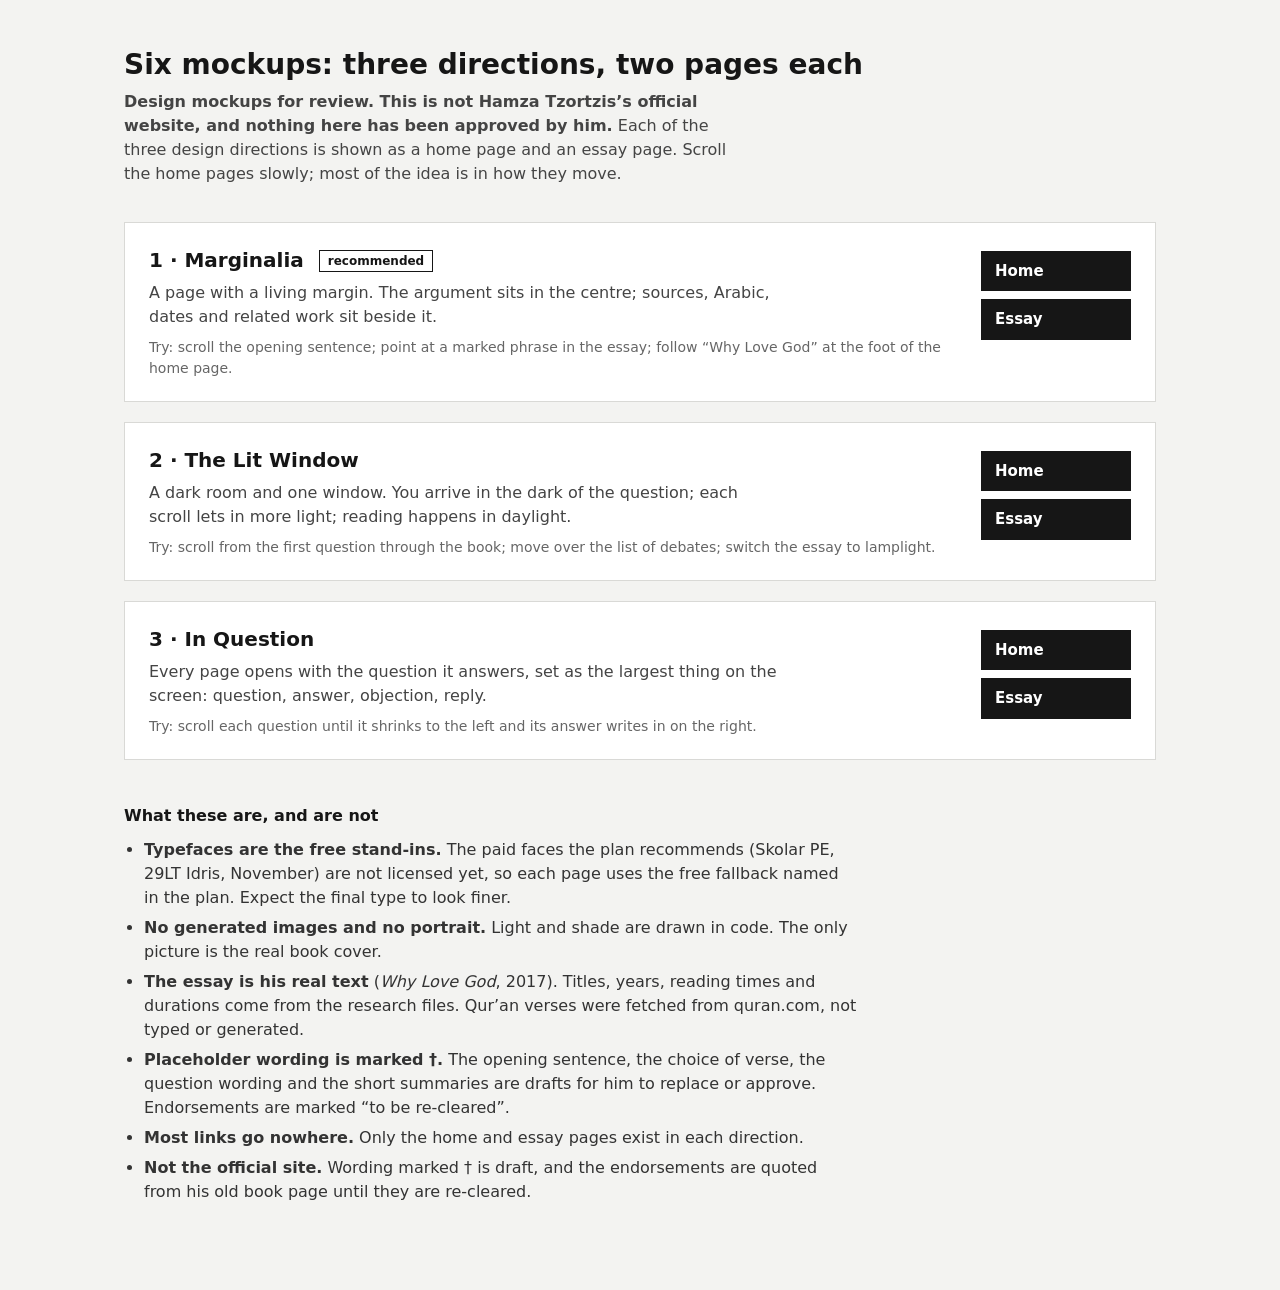
<file: index.html>
<!doctype html>
<html lang="en">
<head>
<meta charset="utf-8">
<meta name="viewport" content="width=device-width, initial-scale=1">
<meta name="robots" content="noindex, nofollow">
<link rel="icon" href="data:,">
<title>Six mockups · hamzatzortzis.com design plan v2</title>
<style>
  :root{color-scheme:light}
  *{box-sizing:border-box}
  body{margin:0; background:#f3f3f1; color:#161616; font:16px/1.5 ui-sans-serif,system-ui,-apple-system,"Segoe UI",sans-serif}
  main{max-width:1080px; margin:0 auto; padding:48px 24px 80px}
  h1{font-size:28px; line-height:1.2; margin:0 0 8px; font-weight:650}
  h2{font-size:20px; margin:0; font-weight:650}
  p{margin:0}
  .lede{max-width:60ch; color:#444}
  .grid{display:grid; gap:20px; margin-top:36px}
  .dir{background:#fff; border:1px solid #d9d9d6; padding:22px 24px; display:grid; grid-template-columns:minmax(0,1fr) auto; gap:8px 28px; align-items:start}
  .dir p{color:#444; max-width:62ch; margin-top:6px}
  .dir small{display:block; margin-top:8px; color:#666; font-size:14px}
  .tag{display:inline-block; font-size:12px; font-weight:600; border:1px solid #161616; padding:1px 8px; margin-left:8px; vertical-align:2px}
  .links{display:grid; gap:8px; min-width:150px}
  .links a{display:block; padding:9px 14px; background:#161616; color:#fff; text-decoration:none; font-weight:600; font-size:15px}
  .links a:hover{background:#3a3a3a}
  .links a:focus-visible{outline:2px solid #1e3a8a; outline-offset:2px}
  h3{font-size:16px; margin:44px 0 10px}
  ul{margin:0; padding-left:20px; color:#333; max-width:72ch}
  li{margin:6px 0}
  @media (max-width:640px){.dir{grid-template-columns:1fr} .links{grid-template-columns:1fr 1fr}}
</style>
</head>
<body>
<main>
  <h1>Six mockups: three directions, two pages each</h1>
  <p class="lede"><strong>Design mockups for review. This is not Hamza Tzortzis’s official website, and nothing here has been approved by him.</strong> Each of the three design directions is shown as a home page and an essay page. Scroll the home pages slowly; most of the idea is in how they move.</p>

  <div class="grid">
    <section class="dir">
      <div>
        <h2>1 · Marginalia <span class="tag">recommended</span></h2>
        <p>A page with a living margin. The argument sits in the centre; sources, Arabic, dates and related work sit beside it.</p>
        <small>Try: scroll the opening sentence; point at a marked phrase in the essay; follow “Why Love God” at the foot of the home page.</small>
      </div>
      <p class="links"><a href="marginalia/index.html">Home</a><a href="marginalia/essay.html">Essay</a></p>
    </section>

    <section class="dir">
      <div>
        <h2>2 · The Lit Window</h2>
        <p>A dark room and one window. You arrive in the dark of the question; each scroll lets in more light; reading happens in daylight.</p>
        <small>Try: scroll from the first question through the book; move over the list of debates; switch the essay to lamplight.</small>
      </div>
      <p class="links"><a href="lit-window/index.html">Home</a><a href="lit-window/essay.html">Essay</a></p>
    </section>

    <section class="dir">
      <div>
        <h2>3 · In Question</h2>
        <p>Every page opens with the question it answers, set as the largest thing on the screen: question, answer, objection, reply.</p>
        <small>Try: scroll each question until it shrinks to the left and its answer writes in on the right.</small>
      </div>
      <p class="links"><a href="in-question/index.html">Home</a><a href="in-question/essay.html">Essay</a></p>
    </section>
  </div>

  <h3>What these are, and are not</h3>
  <ul>
    <li><strong>Typefaces are the free stand-ins.</strong> The paid faces the plan recommends (Skolar PE, 29LT Idris, November) are not licensed yet, so each page uses the free fallback named in the plan. Expect the final type to look finer.</li>
    <li><strong>No generated images and no portrait.</strong> Light and shade are drawn in code. The only picture is the real book cover.</li>
    <li><strong>The essay is his real text</strong> (<em>Why Love God</em>, 2017). Titles, years, reading times and durations come from the research files. Qur’an verses were fetched from quran.com, not typed or generated.</li>
    <li><strong>Placeholder wording is marked †.</strong> The opening sentence, the choice of verse, the question wording and the short summaries are drafts for him to replace or approve. Endorsements are marked “to be re-cleared”.</li>
    <li><strong>Most links go nowhere.</strong> Only the home and essay pages exist in each direction.</li>
    <li><strong>Not the official site.</strong> Wording marked † is draft, and the endorsements are quoted from his old book page until they are re-cleared.</li>
  </ul>
</main>
</body>
</html>
</file>
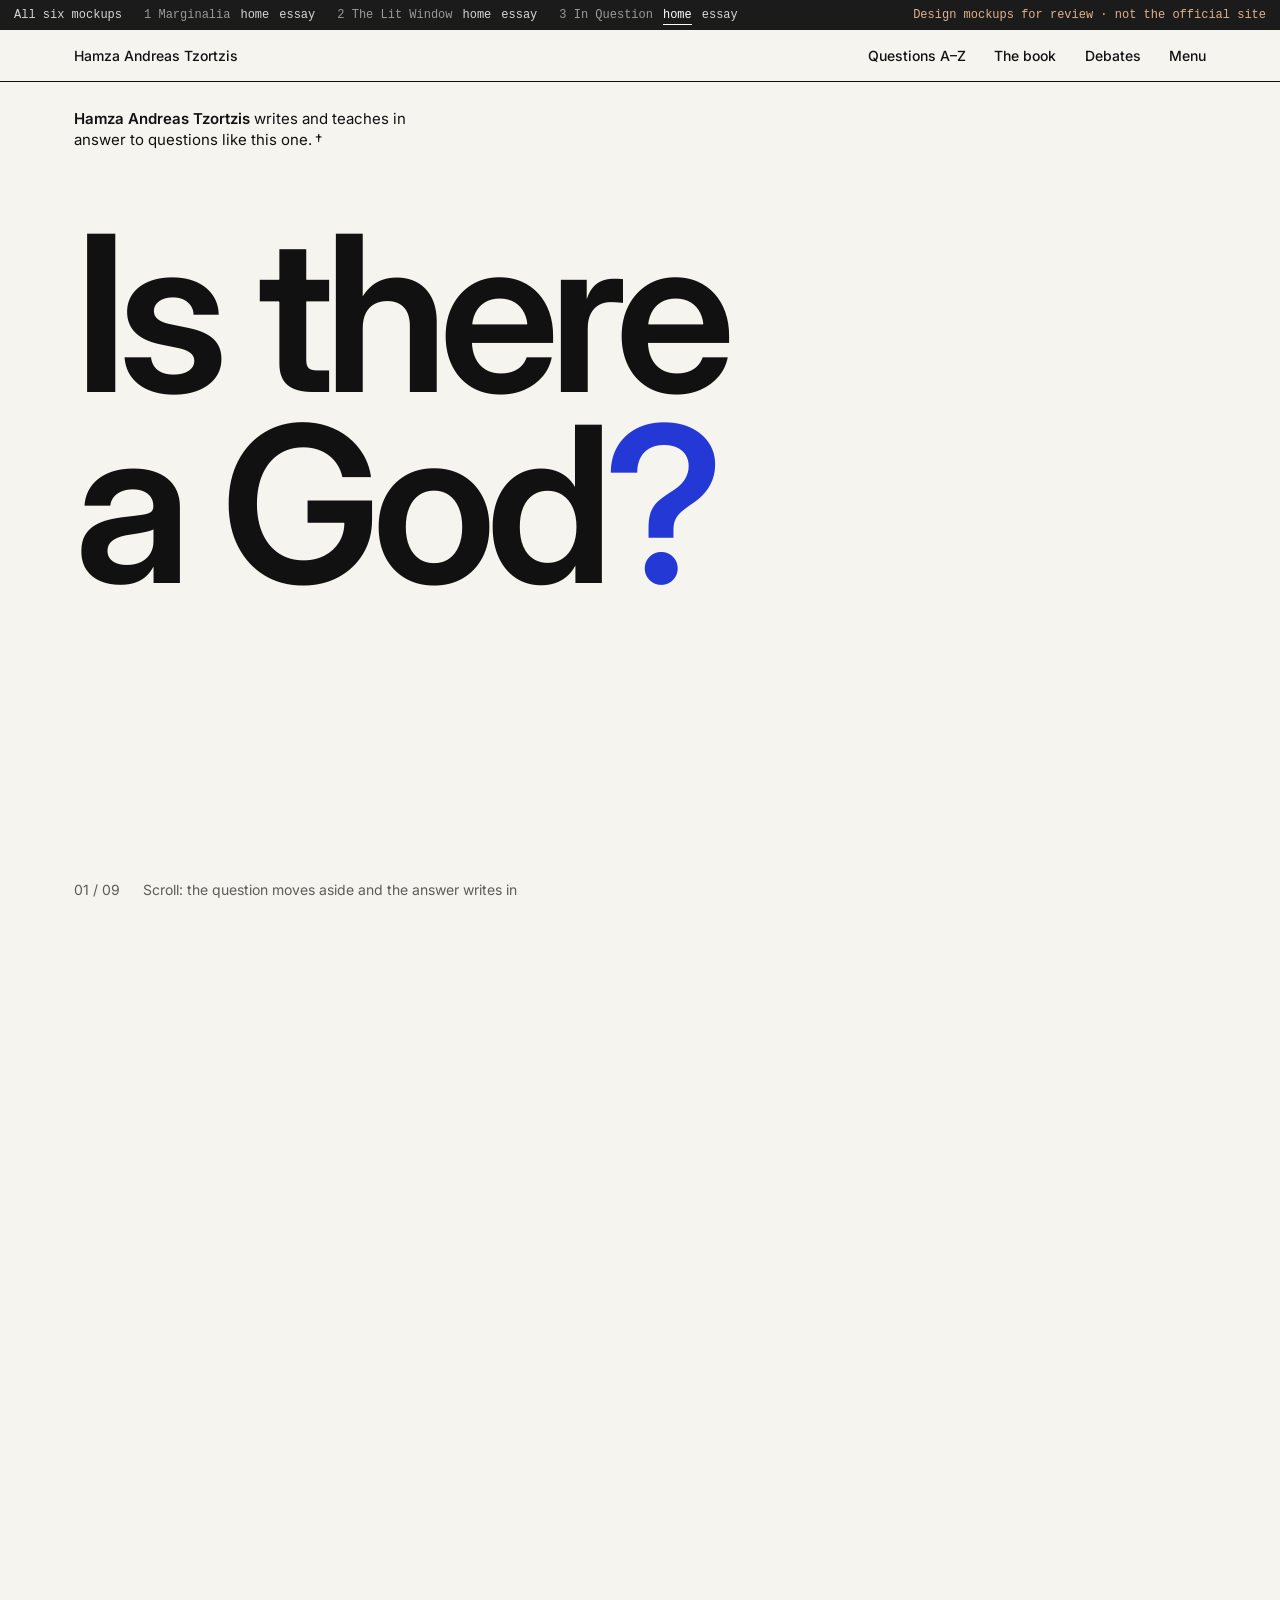
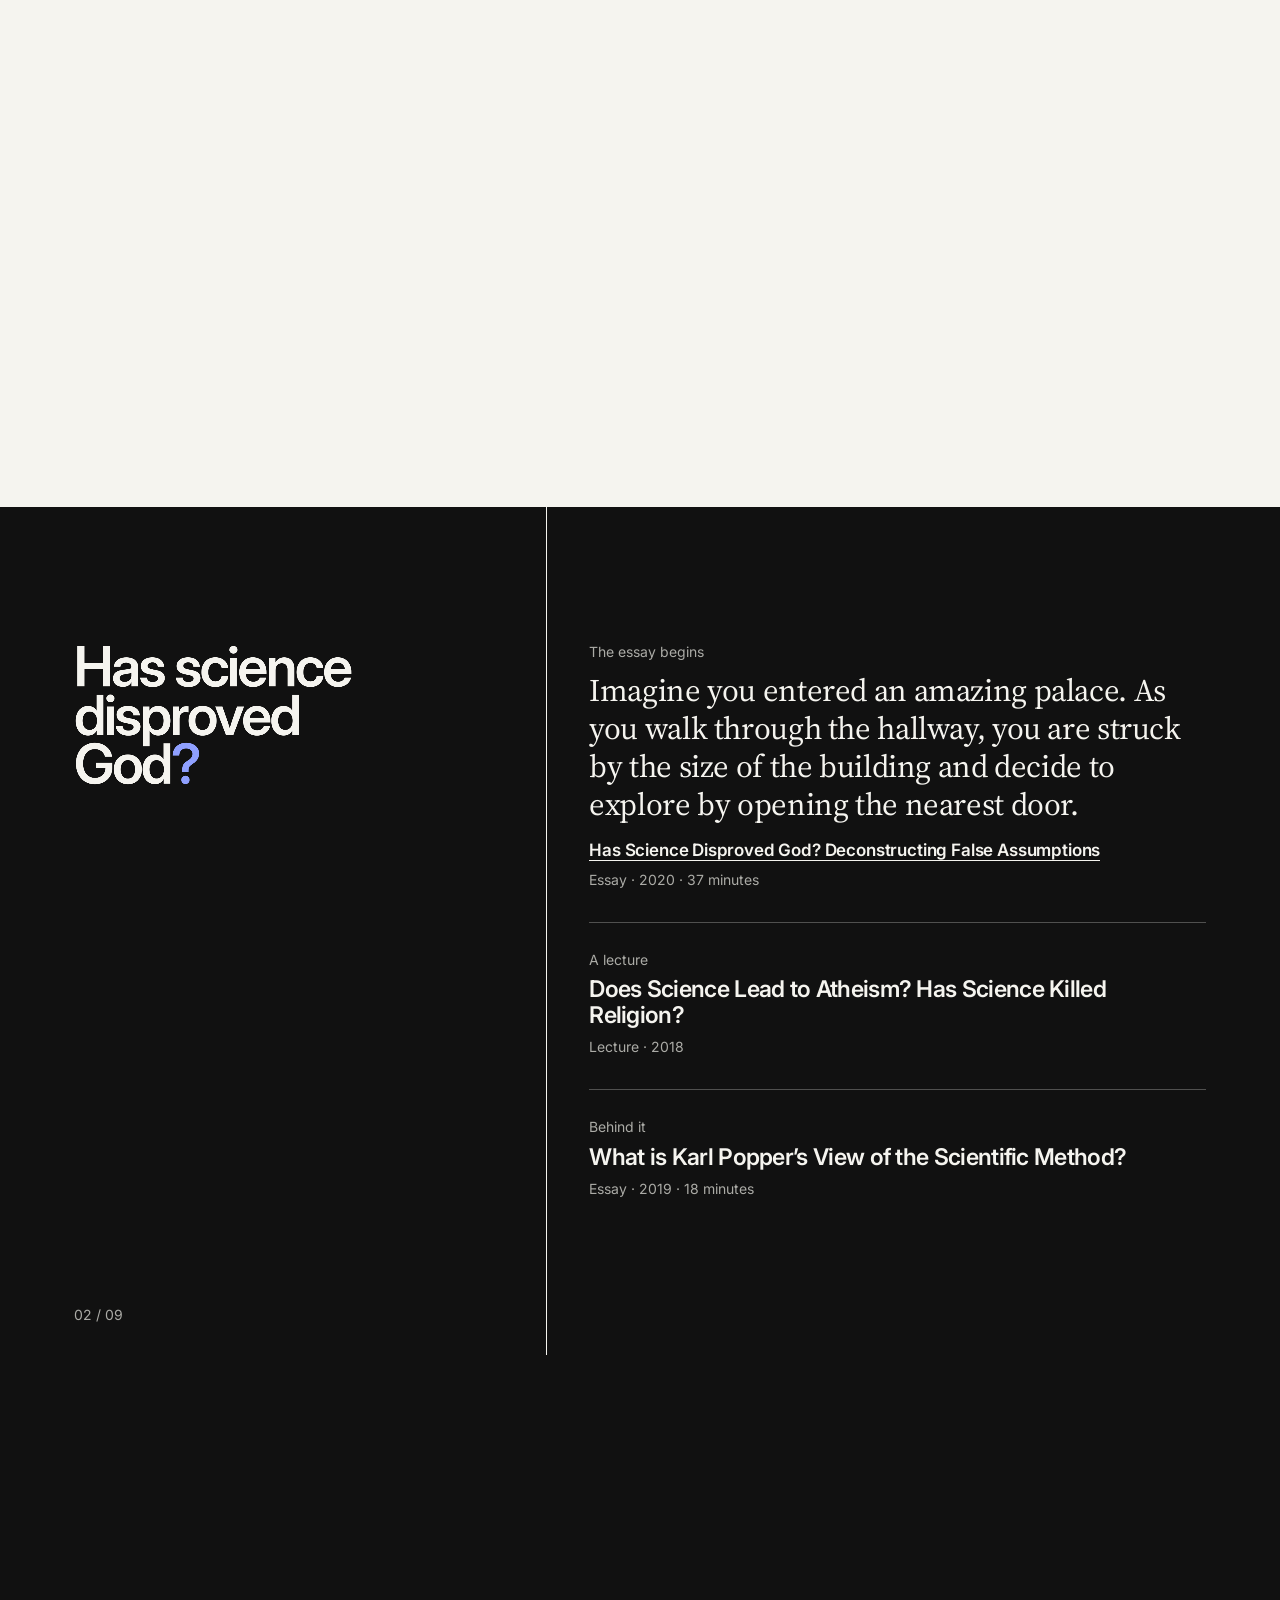
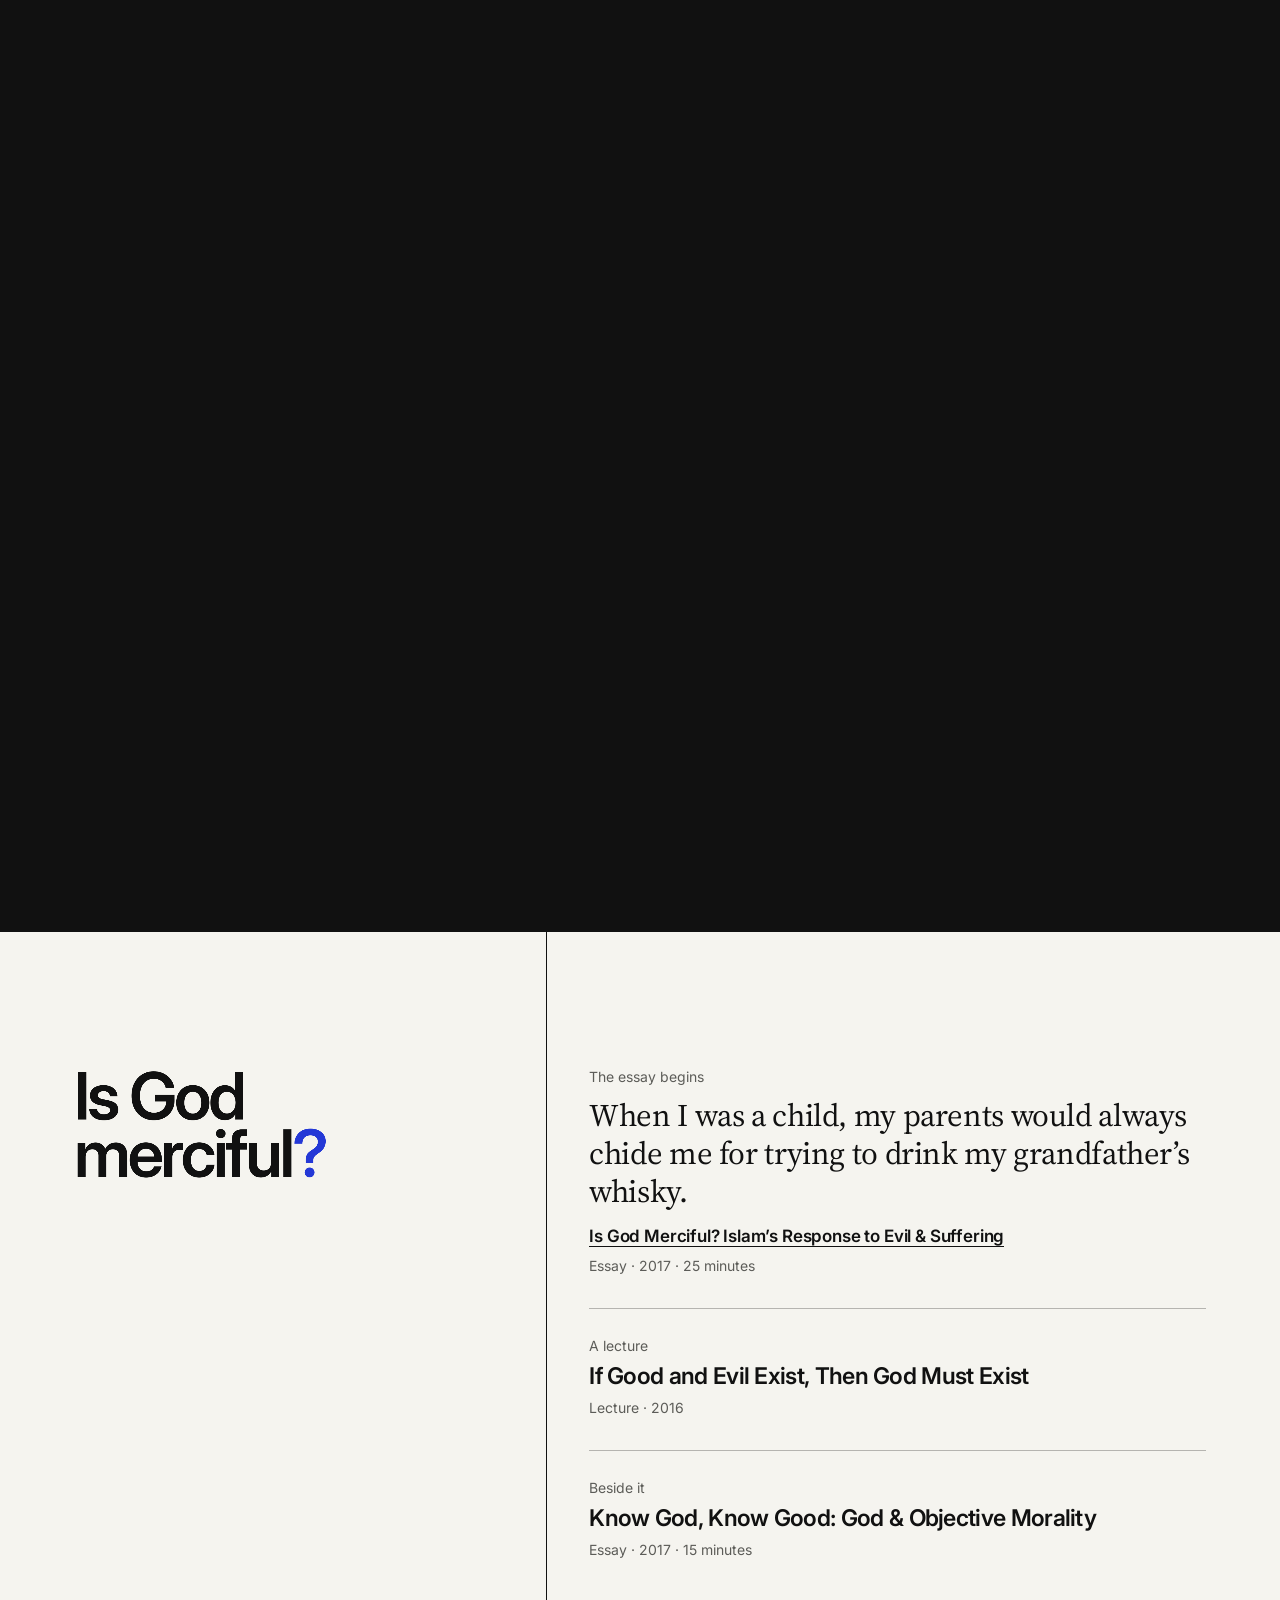
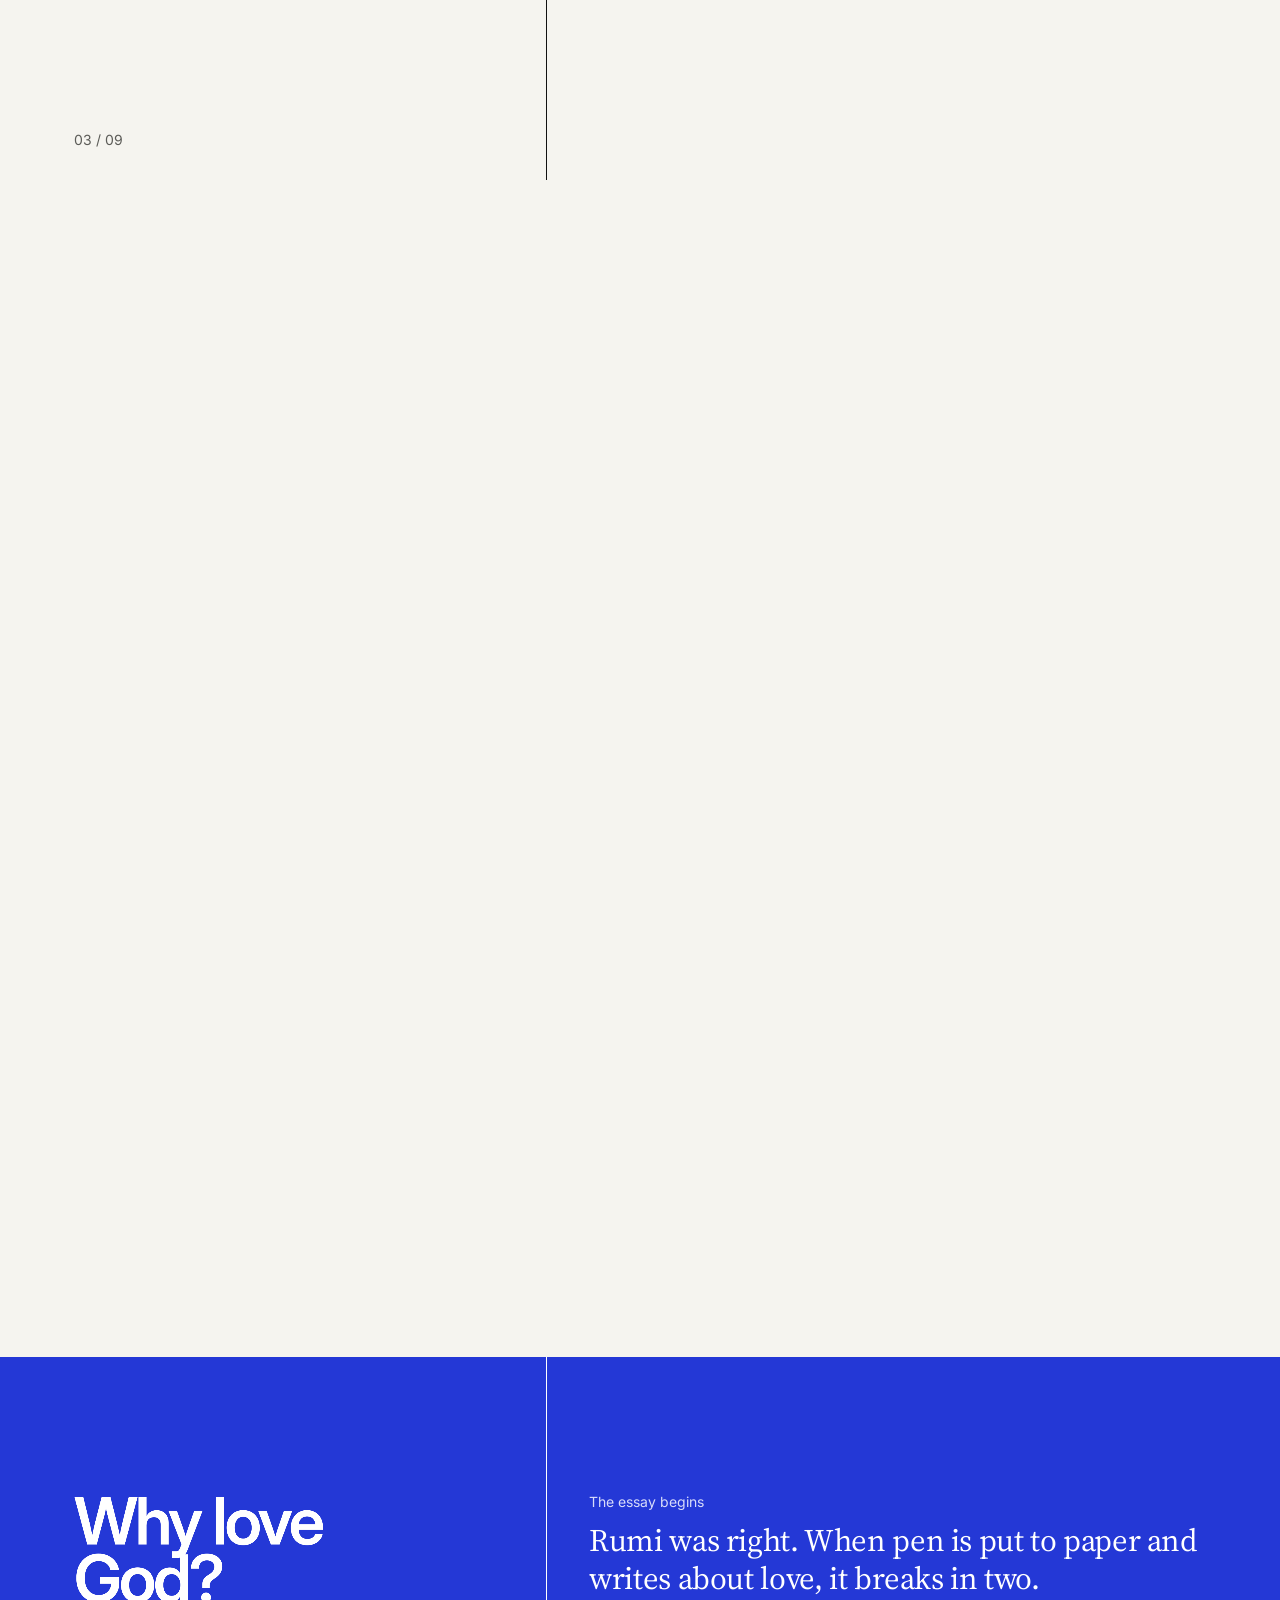
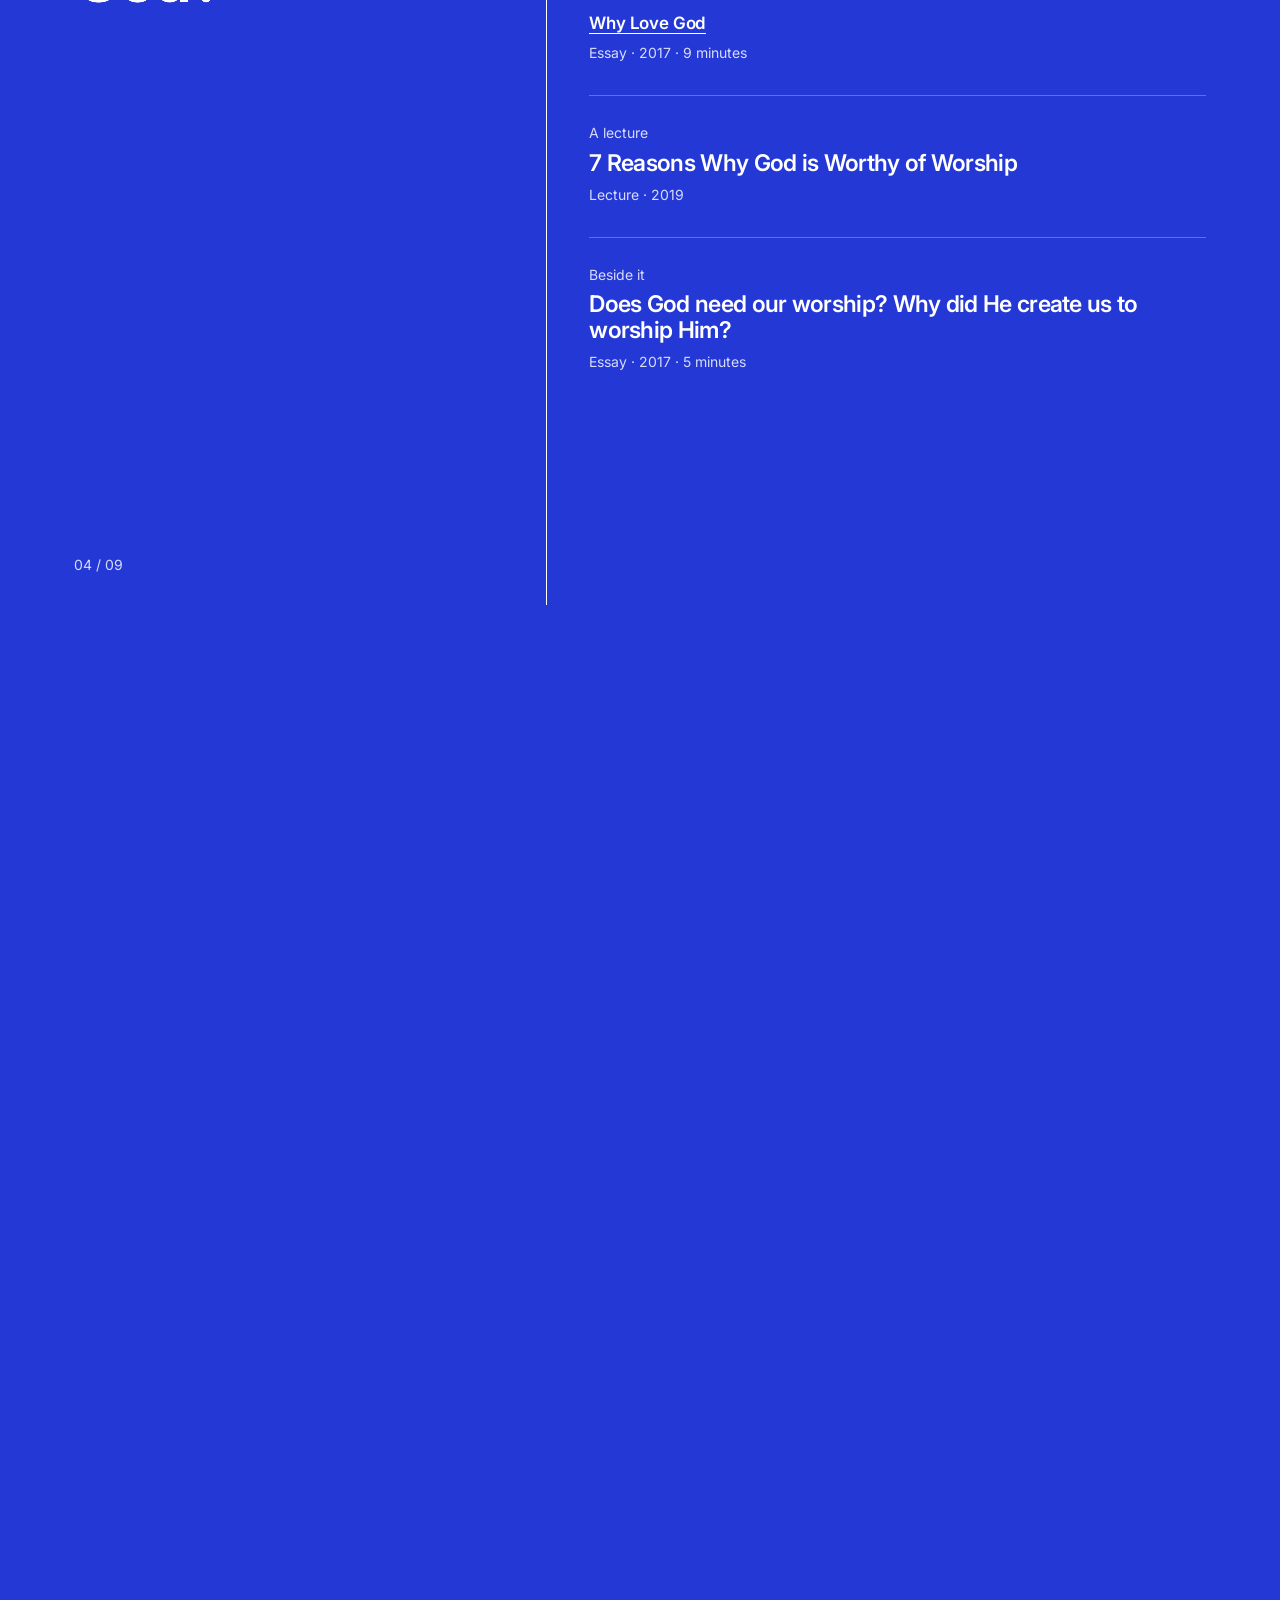
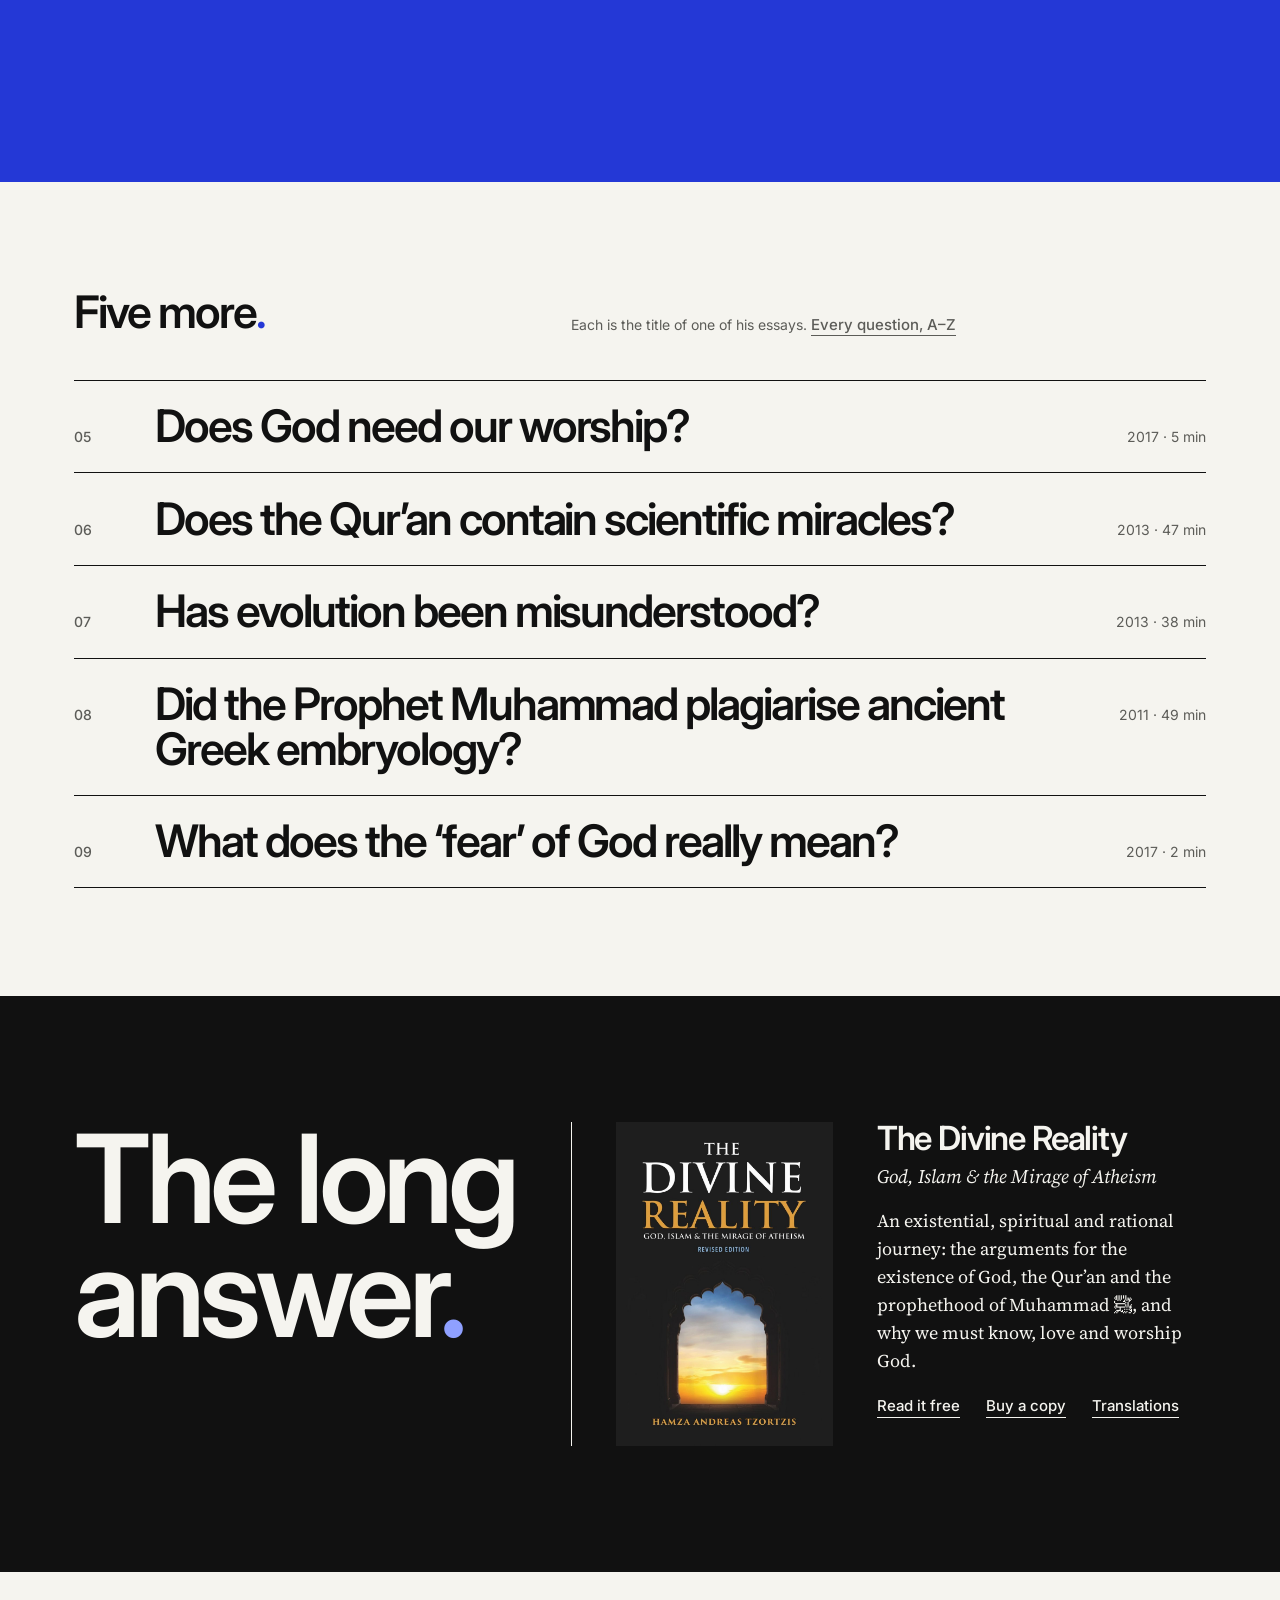
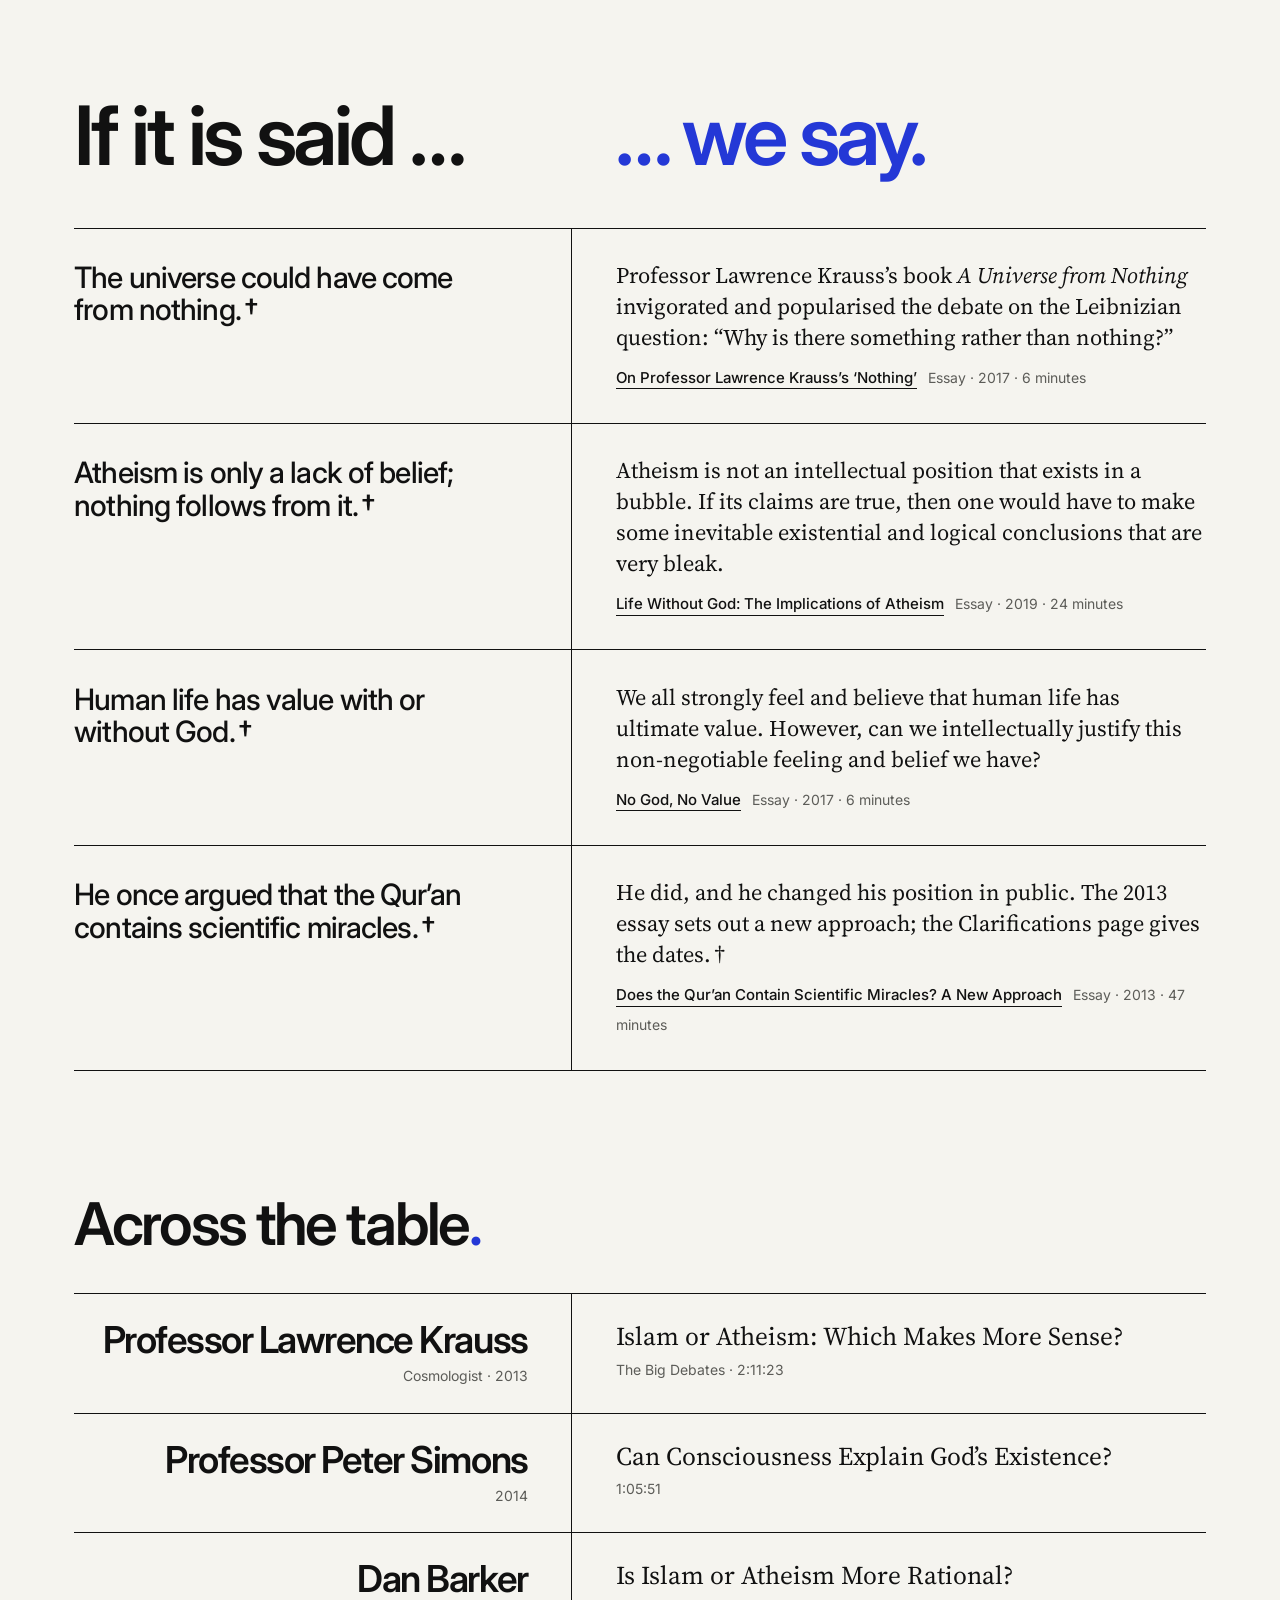
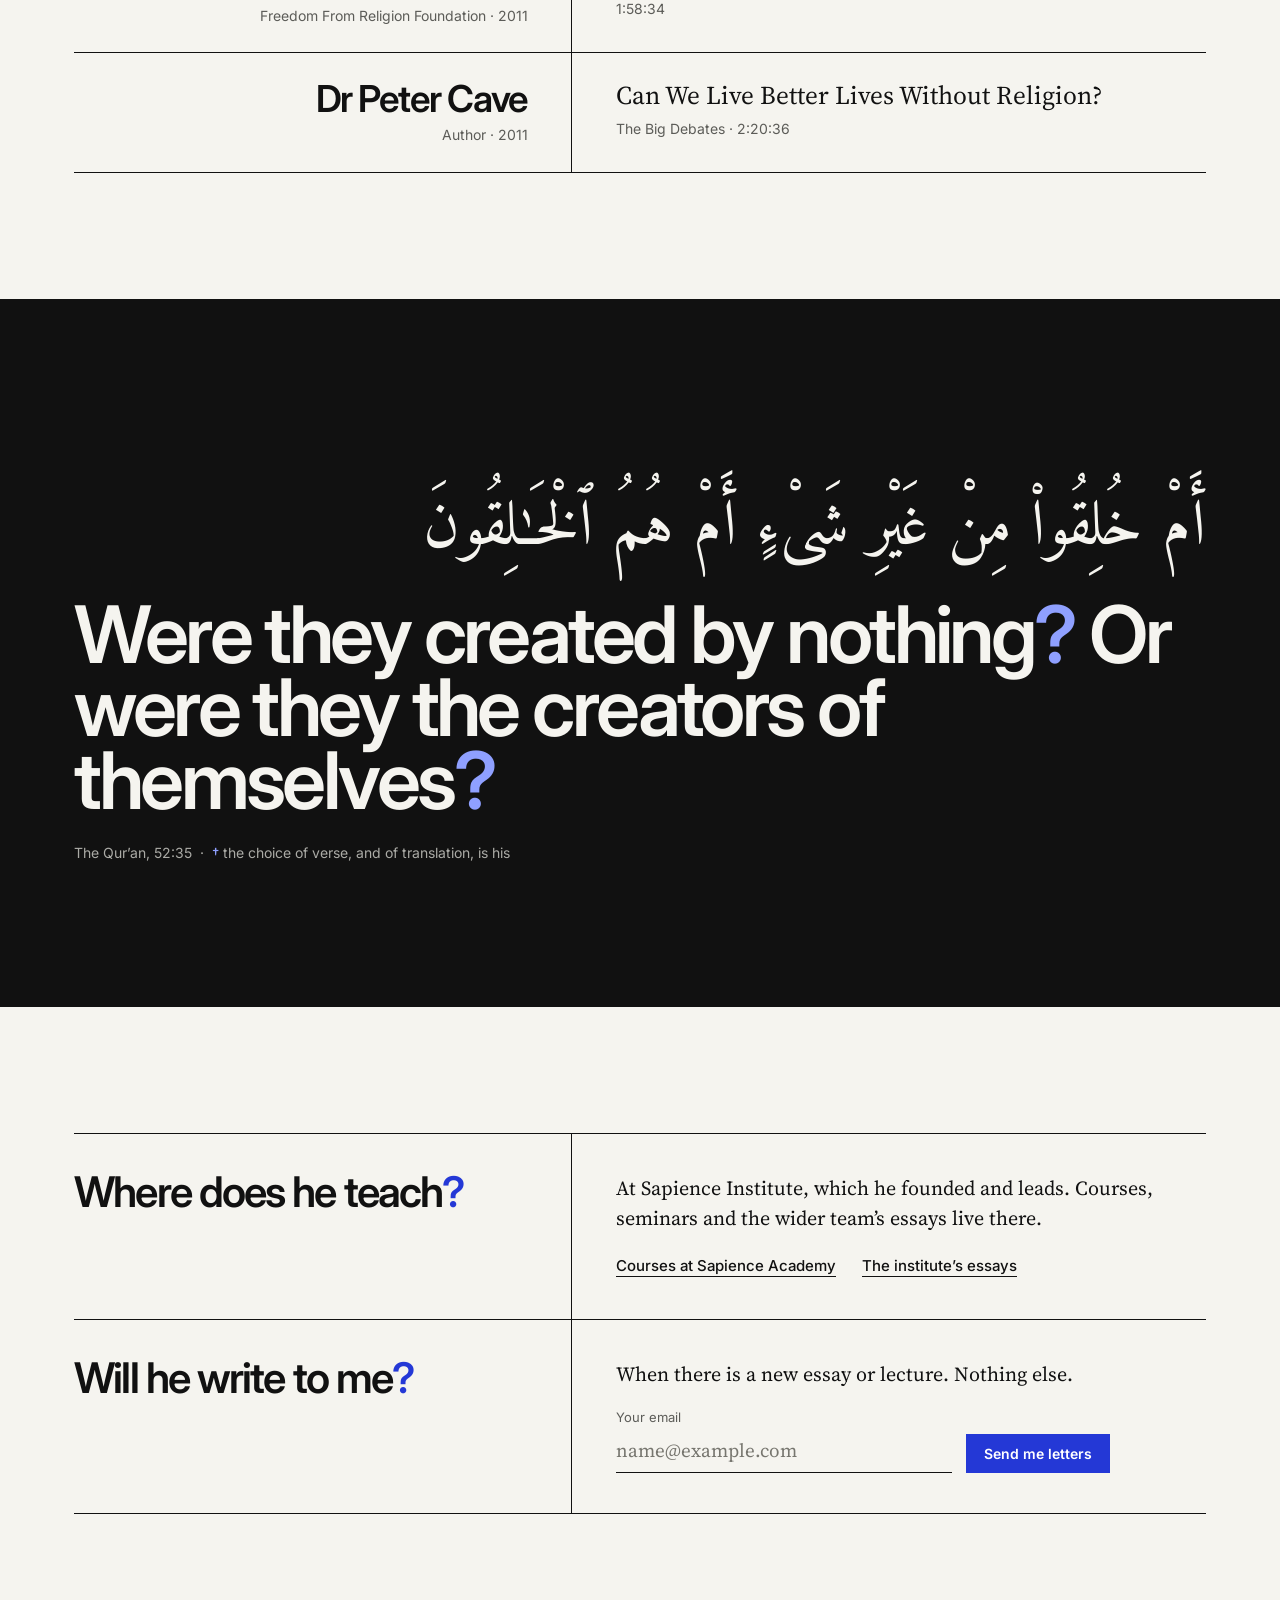
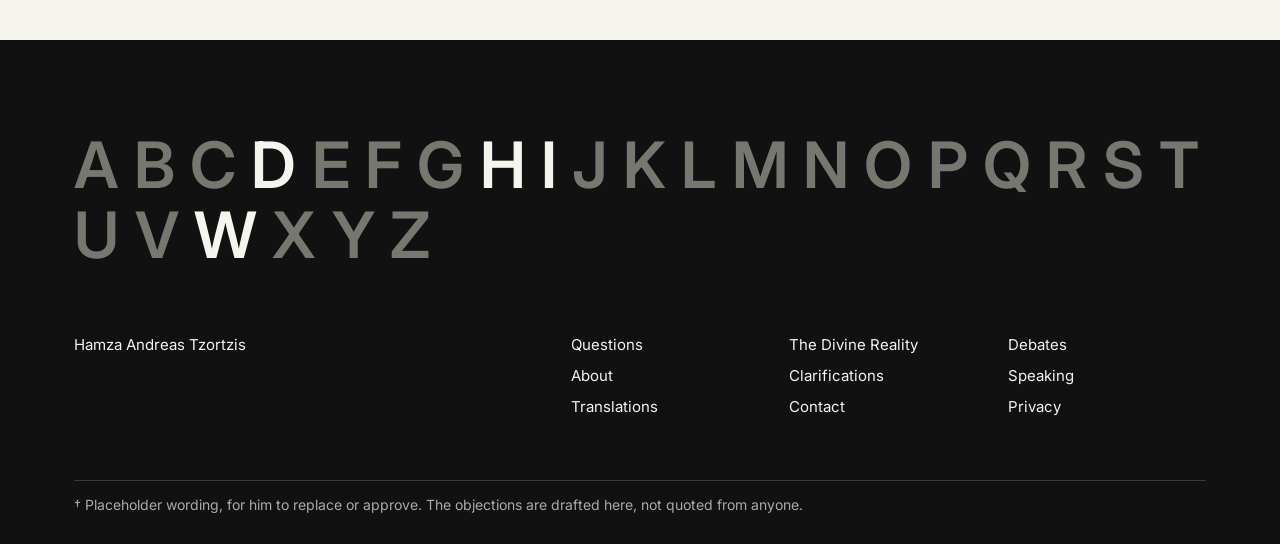
<file: in-question/index.html>
<!doctype html>
<html lang="en">
<head>
<meta charset="utf-8">
<meta name="viewport" content="width=device-width, initial-scale=1">
<meta name="robots" content="noindex, nofollow">
<link rel="icon" href="data:,">
<title>Hamza Andreas Tzortzis · mockup 3, In Question</title>
<link rel="preconnect" href="https://fonts.googleapis.com">
<link rel="preconnect" href="https://fonts.gstatic.com" crossorigin>
<link rel="stylesheet" href="https://fonts.googleapis.com/css2?family=Inter:opsz,wght@14..32,400..700&family=Source+Serif+4:ital,opsz,wght@0,8..60,400..600;1,8..60,400..600&family=Amiri+Quran&display=swap">
<link rel="stylesheet" href="../shared/mock.css">
<link rel="stylesheet" href="in-question.css">
</head>
<body>

<nav class="mockbar" aria-label="Mockup pages (not part of the design)">
  <a href="../index.html">All six mockups</a>
  <span>1 Marginalia <a href="../marginalia/index.html">home</a> <a href="../marginalia/essay.html">essay</a></span>
  <span>2 The Lit Window <a href="../lit-window/index.html">home</a> <a href="../lit-window/essay.html">essay</a></span>
  <span>3 In Question <a href="index.html" aria-current="page">home</a> <a href="essay.html">essay</a></span>
  <span class="mockbar__note">Design mockups for review · not the official site</span>
</nav>

<header class="top">
  <a href="#top">Hamza Andreas Tzortzis</a>
  <nav aria-label="Sections">
    <a href="#questions">Questions A–Z</a>
    <a href="#book">The book</a>
    <a href="#across">Debates</a>
    <a class="keep" href="#-">Menu</a>
  </nav>
</header>

<main id="top">

<!-- 1. The first question, at full screen -->
<section class="pin" style="--size:17vw; --to:.3" aria-labelledby="q1">
  <div class="pin__stick">
    <p class="pin__who"><b>Hamza Andreas Tzortzis</b> writes and teaches in answer to questions like this one.&#8239;†</p>
    <h1 class="pin__ask q" id="q1">Is there<br>a God<i>?</i></h1>
    <span class="pin__rule" aria-hidden="true"></span>
    <div class="pin__answer">
      <div class="route">
        <span class="meta">The essay begins</span>
        <p class="route__line">Imagine you find yourself sitting in the corner of a room. The door that you entered through is now completely sealed and there is no way of entering or exiting.</p>
        <a class="route__t" href="#-">The Qur’an’s Argument for God’s Existence</a>
        <span class="meta">Essay · 2017 · 38 minutes</span>
      </div>
      <div class="route">
        <span class="meta">A second argument</span>
        <a class="route__t" href="#-">Divine Link: The Argument from Dependency</a>
        <span class="meta">Essay · 2019 · 23 minutes</span>
      </div>
      <div class="route">
        <span class="meta">The long answer</span>
        <a class="route__t" href="#book">The Divine Reality</a>
        <span class="meta">The book · revised edition, 2019</span>
      </div>
    </div>
    <p class="pin__n meta"><span>01 / 09</span><span>Scroll: the question moves aside and the answer writes in</span></p>
  </div>
</section>

<!-- 2. Three more questions, each resolving into routes -->
<section class="pin pin--black on-black" style="--size:14.4vw; --to:.3; --msize:17vw" aria-labelledby="q2">
  <div class="pin__stick">
    <h2 class="pin__ask q" id="q2">Has science<br>disproved<br>God<i>?</i></h2>
    <span class="pin__rule" aria-hidden="true"></span>
    <div class="pin__answer">
      <div class="route">
        <span class="meta">The essay begins</span>
        <p class="route__line">Imagine you entered an amazing palace. As you walk through the hallway, you are struck by the size of the building and decide to explore by opening the nearest door.</p>
        <a class="route__t" href="#-">Has Science Disproved God? Deconstructing False Assumptions</a>
        <span class="meta">Essay · 2020 · 37 minutes</span>
      </div>
      <div class="route">
        <span class="meta">A lecture</span>
        <a class="route__t" href="#-">Does Science Lead to Atheism? Has Science Killed Religion?</a>
        <span class="meta">Lecture · 2018</span>
      </div>
      <div class="route">
        <span class="meta">Behind it</span>
        <a class="route__t" href="#-">What is Karl Popper’s View of the Scientific Method?</a>
        <span class="meta">Essay · 2019 · 18 minutes</span>
      </div>
    </div>
    <p class="pin__n meta"><span>02 / 09</span></p>
  </div>
</section>

<section class="pin" style="--size:17vw; --to:.3" aria-labelledby="q3">
  <div class="pin__stick">
    <h2 class="pin__ask q" id="q3">Is God<br>merciful<i>?</i></h2>
    <span class="pin__rule" aria-hidden="true"></span>
    <div class="pin__answer">
      <div class="route">
        <span class="meta">The essay begins</span>
        <p class="route__line">When I was a child, my parents would always chide me for trying to drink my grandfather’s whisky.</p>
        <a class="route__t" href="#-">Is God Merciful? Islam’s Response to Evil &amp; Suffering</a>
        <span class="meta">Essay · 2017 · 25 minutes</span>
      </div>
      <div class="route">
        <span class="meta">A lecture</span>
        <a class="route__t" href="#-">If Good and Evil Exist, Then God Must Exist</a>
        <span class="meta">Lecture · 2016</span>
      </div>
      <div class="route">
        <span class="meta">Beside it</span>
        <a class="route__t" href="#-">Know God, Know Good: God &amp; Objective Morality</a>
        <span class="meta">Essay · 2017 · 15 minutes</span>
      </div>
    </div>
    <p class="pin__n meta"><span>03 / 09</span></p>
  </div>
</section>

<section class="pin pin--ultra" style="--size:17vw; --to:.3" aria-labelledby="q4">
  <div class="pin__stick">
    <h2 class="pin__ask q" id="q4">Why love<br>God<i>?</i></h2>
    <span class="pin__rule" aria-hidden="true"></span>
    <div class="pin__answer">
      <div class="route">
        <span class="meta">The essay begins</span>
        <p class="route__line">Rumi was right. When pen is put to paper and writes about love, it breaks in two.</p>
        <a class="route__t" href="essay.html">Why Love God</a>
        <span class="meta">Essay · 2017 · 9 minutes</span>
      </div>
      <div class="route">
        <span class="meta">A lecture</span>
        <a class="route__t" href="#-">7 Reasons Why God is Worthy of Worship</a>
        <span class="meta">Lecture · 2019</span>
      </div>
      <div class="route">
        <span class="meta">Beside it</span>
        <a class="route__t" href="#-">Does God need our worship? Why did He create us to worship Him?</a>
        <span class="meta">Essay · 2017 · 5 minutes</span>
      </div>
    </div>
    <p class="pin__n meta"><span>04 / 09</span></p>
  </div>
</section>

<!-- The rest of the nine -->
<section class="more" id="questions" aria-labelledby="more-t">
  <div class="more__head">
    <h2 class="q" id="more-t">Five more<i>.</i></h2>
    <p class="meta">Each is the title of one of his essays. <a class="go" href="#-">Every question, A–Z</a></p>
  </div>
  <ol>
    <li><a href="#-"><span class="more__n">05</span><span class="q">Does God need our worship?</span><span class="meta">2017 · 5 min</span></a></li>
    <li><a href="#-"><span class="more__n">06</span><span class="q">Does the Qur’an contain scientific miracles?</span><span class="meta">2013 · 47 min</span></a></li>
    <li><a href="#-"><span class="more__n">07</span><span class="q">Has evolution been misunderstood?</span><span class="meta">2013 · 38 min</span></a></li>
    <li><a href="#-"><span class="more__n">08</span><span class="q">Did the Prophet Muhammad plagiarise ancient Greek embryology?</span><span class="meta">2011 · 49 min</span></a></li>
    <li><a href="#-"><span class="more__n">09</span><span class="q">What does the ‘fear’ of God really mean?</span><span class="meta">2017 · 2 min</span></a></li>
  </ol>
</section>

<!-- 3. The book, as the long answer -->
<section class="long on-black" id="book" aria-labelledby="long-t">
  <div class="long__grid">
    <h2 class="q" id="long-t">The long answer<i>.</i></h2>
    <div class="long__right">
      <img src="../assets/divine-reality-cover.jpg" width="800" height="1190" alt="The cover of The Divine Reality, revised edition.">
      <div>
        <p class="long__title">The Divine Reality</p>
        <p class="long__sub">God, Islam &amp; the Mirage of Atheism</p>
        <p class="long__pitch">An existential, spiritual and rational journey: the arguments for the existence of God, the Qur’an and the prophethood of Muhammad ﷺ, and why we must know, love and worship God.</p>
        <p class="long__acts"><a class="go" href="#-">Read it free</a><a class="go" href="#-">Buy a copy</a><a class="go" href="#-">Translations</a></p>
      </div>
    </div>
  </div>
</section>

<!-- 4. If it is said … we say -->
<section class="said" aria-label="Objections and replies">
  <div class="said__head">
    <h2 class="q">If it is said …</h2>
    <h2 class="q">… we say<i style="color:inherit">.</i></h2>
  </div>
  <div class="said__rows">
    <div class="said__row">
      <p class="said__obj">The universe could have come from nothing.&#8239;†</p>
      <div class="said__rep">
        <p>Professor Lawrence Krauss’s book <i>A Universe from Nothing</i> invigorated and popularised the debate on the Leibnizian question: “Why is there something rather than nothing?”</p>
        <a class="go" href="#-">On Professor Lawrence Krauss’s ‘Nothing’</a><span class="meta">Essay · 2017 · 6 minutes</span>
      </div>
    </div>
    <div class="said__row">
      <p class="said__obj">Atheism is only a lack of belief; nothing follows from it.&#8239;†</p>
      <div class="said__rep">
        <p>Atheism is not an intellectual position that exists in a bubble. If its claims are true, then one would have to make some inevitable existential and logical conclusions that are very bleak.</p>
        <a class="go" href="#-">Life Without God: The Implications of Atheism</a><span class="meta">Essay · 2019 · 24 minutes</span>
      </div>
    </div>
    <div class="said__row">
      <p class="said__obj">Human life has value with or without God.&#8239;†</p>
      <div class="said__rep">
        <p>We all strongly feel and believe that human life has ultimate value. However, can we intellectually justify this non-negotiable feeling and belief we have?</p>
        <a class="go" href="#-">No God, No Value</a><span class="meta">Essay · 2017 · 6 minutes</span>
      </div>
    </div>
    <div class="said__row">
      <p class="said__obj">He once argued that the Qur’an contains scientific miracles.&#8239;†</p>
      <div class="said__rep">
        <p>He did, and he changed his position in public. The 2013 essay sets out a new approach; the Clarifications page gives the dates.&#8239;†</p>
        <a class="go" href="#-">Does the Qur’an Contain Scientific Miracles? A New Approach</a><span class="meta">Essay · 2013 · 47 minutes</span>
      </div>
    </div>
  </div>
</section>

<!-- 5. Debates, as a split -->
<section class="across" id="across" aria-labelledby="across-t">
  <h2 class="q" id="across-t">Across the table<i>.</i></h2>
  <a class="across__row" href="#-">
    <span class="across__them">Professor Lawrence Krauss<span class="meta">Cosmologist · 2013</span></span>
    <span class="across__motion">Islam or Atheism: Which Makes More Sense?<span class="meta">The Big Debates · 2:11:23</span></span>
  </a>
  <a class="across__row" href="#-">
    <span class="across__them">Professor Peter Simons<span class="meta">2014</span></span>
    <span class="across__motion">Can Consciousness Explain God’s Existence?<span class="meta">1:05:51</span></span>
  </a>
  <a class="across__row" href="#-">
    <span class="across__them">Dan Barker<span class="meta">Freedom From Religion Foundation · 2011</span></span>
    <span class="across__motion">Is Islam or Atheism More Rational?<span class="meta">1:58:34</span></span>
  </a>
  <a class="across__row" href="#-">
    <span class="across__them">Dr Peter Cave<span class="meta">Author · 2011</span></span>
    <span class="across__motion">Can We Live Better Lives Without Religion?<span class="meta">The Big Debates · 2:20:36</span></span>
  </a>
</section>

<!-- 6. A verse that is itself a question -->
<section class="ayah-q on-black" aria-label="A verse">
  <figure>
    <p class="ayah-q__ar" lang="ar" dir="rtl">أَمْ خُلِقُوا۟ مِنْ غَيْرِ شَىْءٍ أَمْ هُمُ ٱلْخَـٰلِقُونَ</p>
    <blockquote class="ayah-q__tr q">Were they created by nothing<i>?</i> Or were they the creators of themselves<i>?</i></blockquote>
    <figcaption class="meta">The Qur’an, 52:35 &nbsp;·&nbsp; <b>†</b> the choice of verse, and of translation, is his</figcaption>
  </figure>
</section>

<!-- 7 and 8. Sapience Institute and letters -->
<section class="ends" aria-label="Sapience Institute and letters">
  <div class="ends__row">
    <h2 class="ends__q q">Where does he teach<i>?</i></h2>
    <div class="ends__a">
      <p>At Sapience Institute, which he founded and leads. Courses, seminars and the wider team’s essays live there.</p>
      <ul><li><a class="go" href="#-">Courses at Sapience Academy</a></li><li><a class="go" href="#-">The institute’s essays</a></li></ul>
    </div>
  </div>
  <div class="ends__row">
    <h2 class="ends__q q">Will he write to me<i>?</i></h2>
    <div class="ends__a">
      <p>When there is a new essay or lecture. Nothing else.</p>
      <form onsubmit="return false">
        <label>Your email <input type="email" placeholder="name@example.com" autocomplete="email"></label>
        <button type="submit">Send me letters</button>
      </form>
    </div>
  </div>
</section>

</main>

<footer class="foot on-black">
  <p class="az" aria-label="Questions by first letter">
    <span>A</span><span>B</span><span>C</span><a href="#-">D</a><span>E</span><span>F</span><span>G</span><a href="#-">H</a><a href="#-">I</a><span>J</span><span>K</span><span>L</span><span>M</span><span>N</span><span>O</span><span>P</span><span>Q</span><span>R</span><span>S</span><span>T</span><span>U</span><span>V</span><a href="#-">W</a><span>X</span><span>Y</span><span>Z</span>
  </p>
  <div class="foot__map">
    <p>Hamza Andreas Tzortzis</p>
    <nav aria-label="Site map">
      <a href="#questions">Questions</a><a href="#book">The Divine Reality</a><a href="#across">Debates</a>
      <a href="#-">About</a><a href="#-">Clarifications</a><a href="#-">Speaking</a>
      <a href="#-">Translations</a><a href="#-">Contact</a><a href="#-">Privacy</a>
    </nav>
  </div>
  <p class="foot__fine meta">† Placeholder wording, for him to replace or approve. The objections are drafted here, not quoted from anyone.</p>
</footer>

<script src="in-question.js"></script>
</body>
</html>
</file>
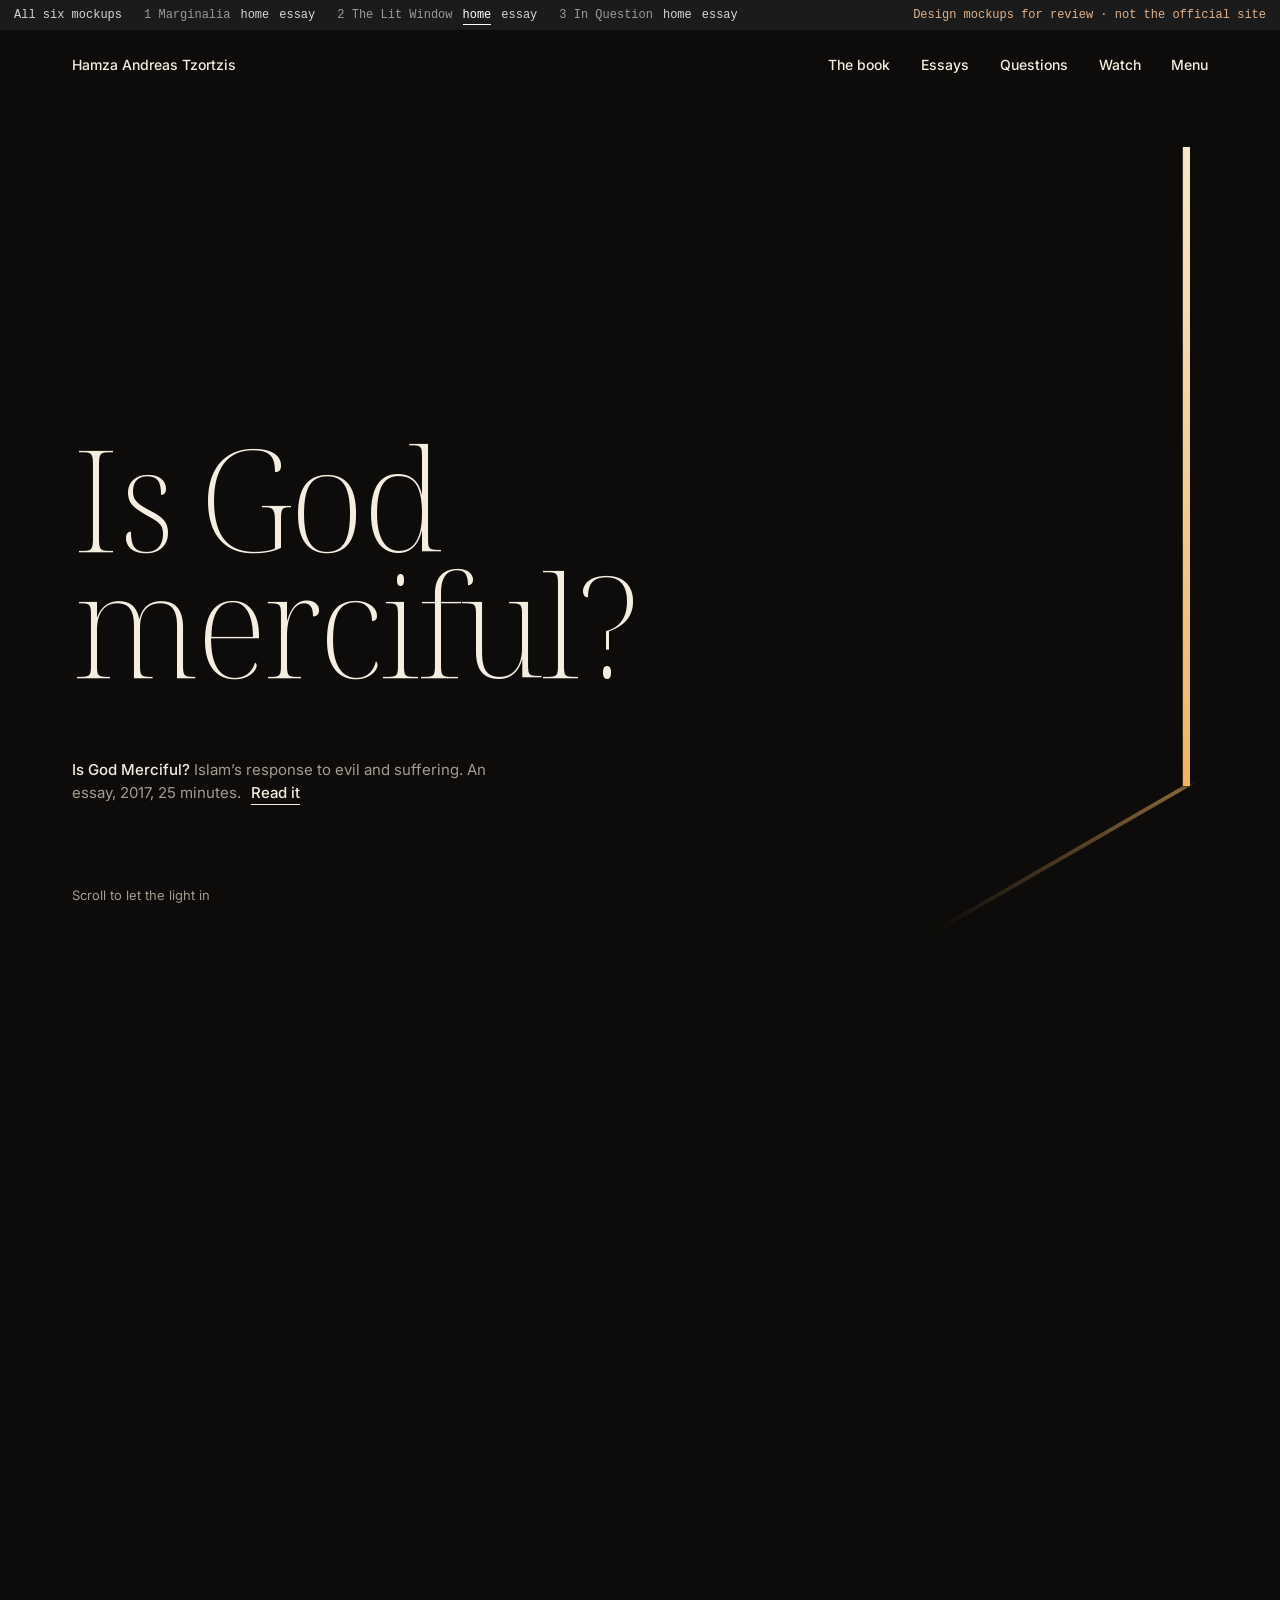
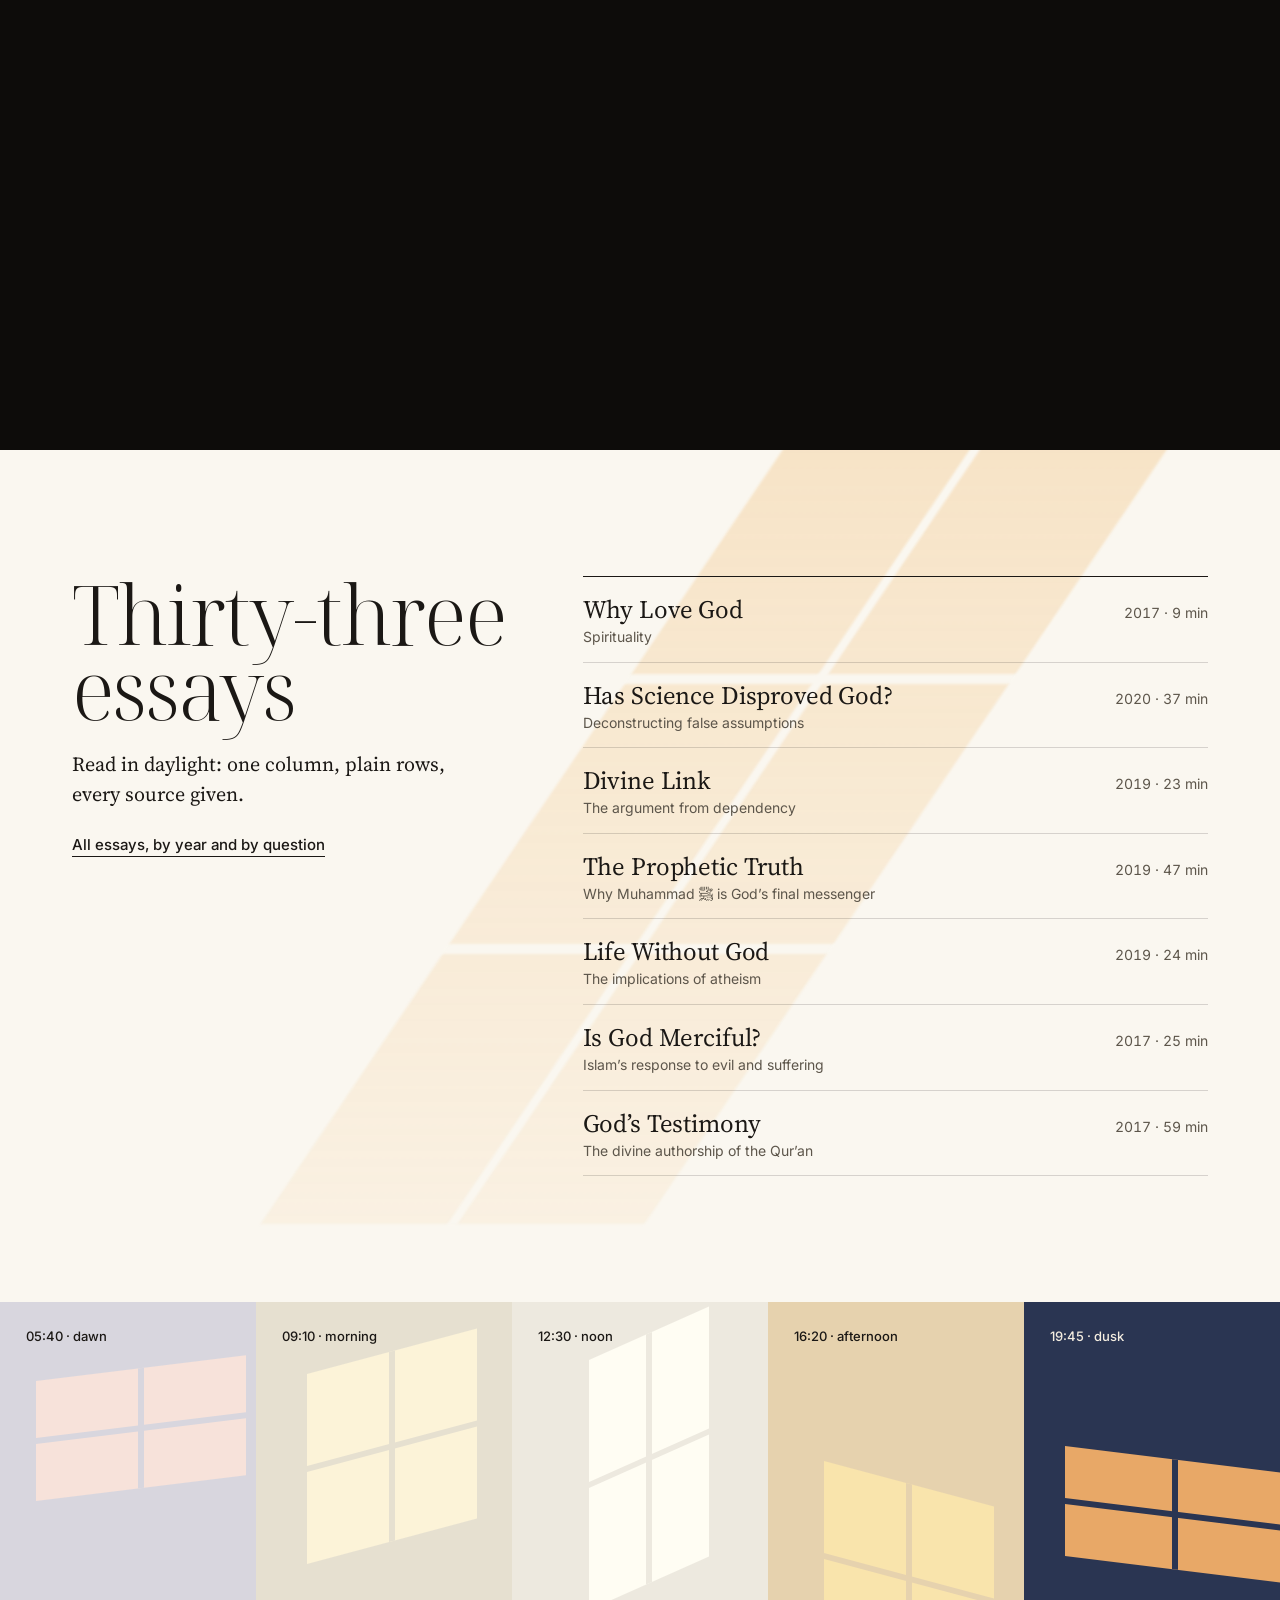
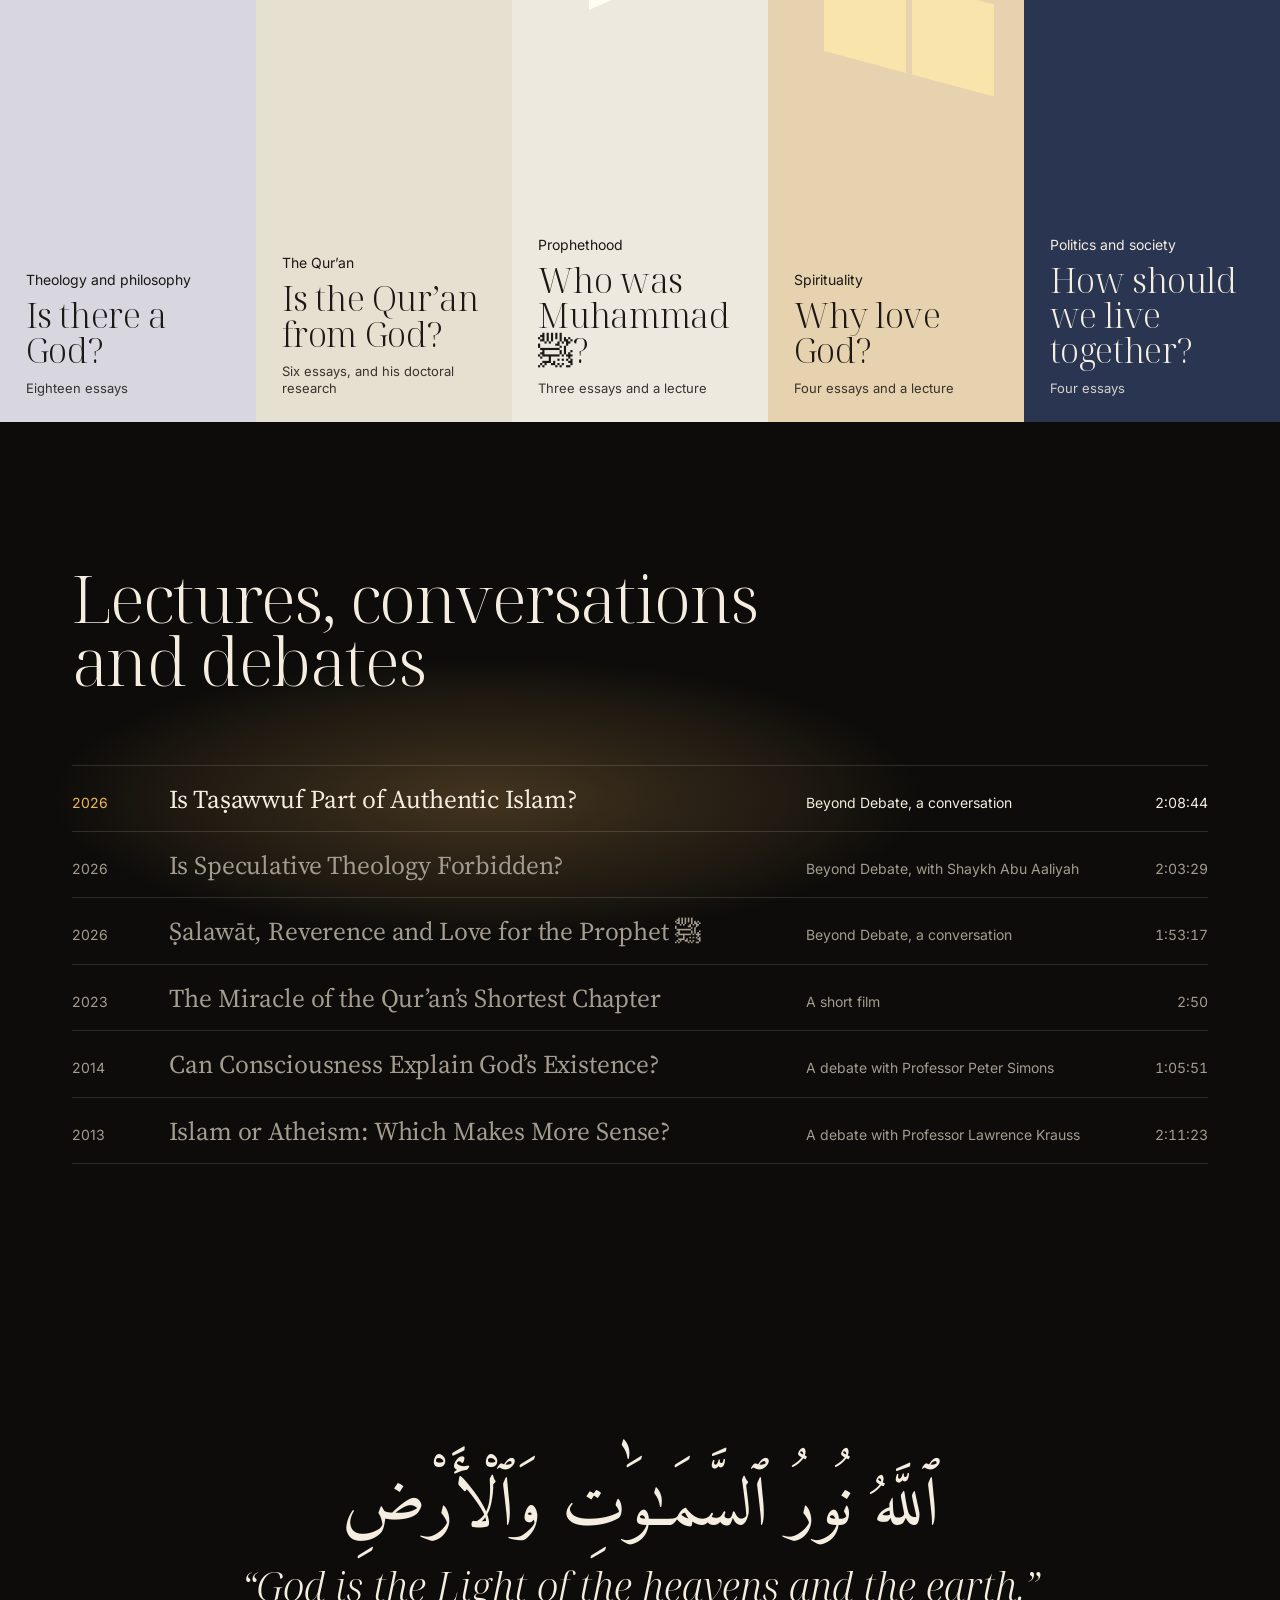
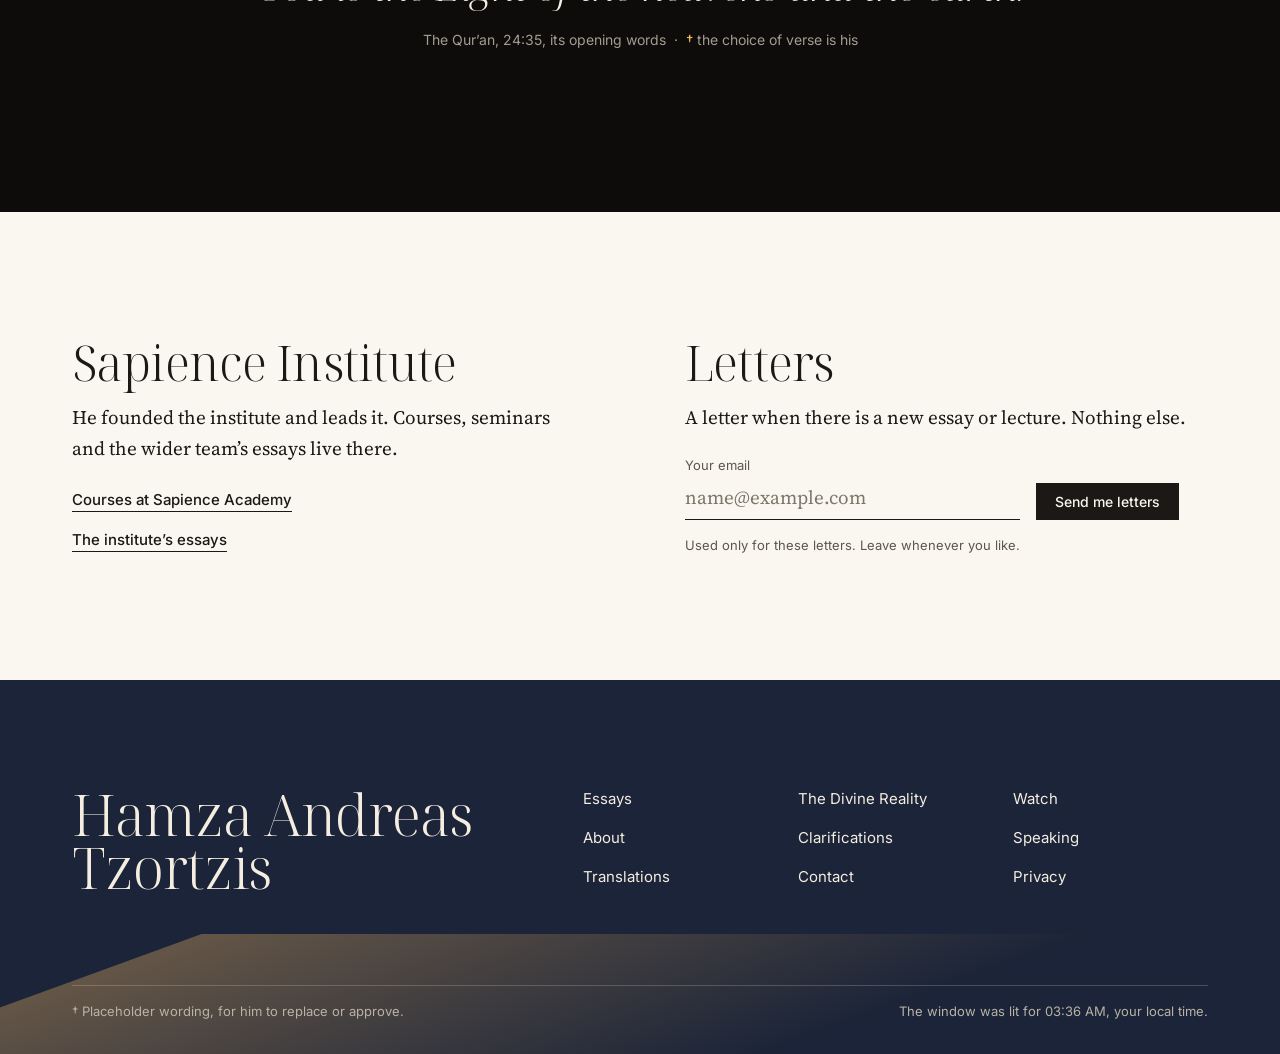
<file: lit-window/index.html>
<!doctype html>
<html lang="en">
<head>
<meta charset="utf-8">
<meta name="viewport" content="width=device-width, initial-scale=1">
<meta name="robots" content="noindex, nofollow">
<link rel="icon" href="data:,">
<title>Hamza Andreas Tzortzis · mockup 2, The Lit Window</title>
<link rel="preconnect" href="https://fonts.googleapis.com">
<link rel="preconnect" href="https://fonts.gstatic.com" crossorigin>
<link rel="stylesheet" href="https://fonts.googleapis.com/css2?family=Noto+Serif+Display:ital,wght@0,200..500;1,200..500&family=Source+Serif+4:ital,opsz,wght@0,8..60,300..600;1,8..60,300..600&family=Inter:wght@400;500;600&family=Amiri+Quran&display=swap">
<link rel="stylesheet" href="../shared/mock.css">
<link rel="stylesheet" href="lit-window.css">
</head>
<body>

<nav class="mockbar" aria-label="Mockup pages (not part of the design)">
  <a href="../index.html">All six mockups</a>
  <span>1 Marginalia <a href="../marginalia/index.html">home</a> <a href="../marginalia/essay.html">essay</a></span>
  <span>2 The Lit Window <a href="index.html" aria-current="page">home</a> <a href="essay.html">essay</a></span>
  <span>3 In Question <a href="../in-question/index.html">home</a> <a href="../in-question/essay.html">essay</a></span>
  <span class="mockbar__note">Design mockups for review · not the official site</span>
</nav>

<header class="bar">
  <a href="#top">Hamza Andreas Tzortzis</a>
  <nav aria-label="Sections">
    <a href="#book">The book</a>
    <a href="#essays">Essays</a>
    <a href="#questions">Questions</a>
    <a href="#hall">Watch</a>
    <a class="keep" href="#-">Menu</a>
  </nav>
</header>

<main>

<!-- 1 and 2. Near-dark: one question, lit. The slit widens and his name stands in the light. -->
<section class="arrive" id="top" data-scene aria-label="Introduction">
  <div class="arrive__pin">
    <h1 class="question"><a href="#-">Is God<br>merciful?</a></h1>
    <p class="arrive__meta"><b>Is God Merciful?</b> Islam’s response to evil and suffering. An essay, 2017, 25 minutes. <a class="link" href="#-">Read it</a></p>

    <div class="window">
      <p class="window__time" data-clock>Afternoon light</p>
      <p class="window__name">Hamza<br>Andreas<br>Tzortzis</p>
      <p class="window__line">writes and teaches about God, the Qur’an and what it means to be human.&#8239;†</p>
      <p class="window__links"><a class="link" href="#book">The book</a><a class="link" href="#essays">Essays</a><a class="link" href="#hall">Lectures</a></p>
    </div>
    <span class="spill" aria-hidden="true"></span>

    <p class="arrive__cue">Scroll to let the light in</p>
  </div>
</section>

<!-- 3. The book: its window grows to fill the screen, and you pass through -->
<section class="passage" id="book" data-scene="passage" aria-labelledby="book-t">
  <div class="passage__pin">
    <div class="passage__title">
      <h2 id="book-t">The<br>Divine<br>Reality</h2>
      <p>God, Islam &amp; the Mirage of Atheism</p>
    </div>
    <div class="passage__cover">
      <img src="../assets/divine-reality-cover.jpg" width="800" height="1190" alt="The cover of The Divine Reality, revised edition: a dark cover with a window open on a bright sky.">
    </div>
    <div class="passage__side">
      <p>An existential, spiritual and rational journey: the arguments for the existence of God, the Qur’an and the prophethood of Muhammad ﷺ, and why we must know, love and worship God.</p>
      <p class="passage__acts">
        <a href="#-">Read it free <small>the online edition</small></a>
        <a href="#-">Buy a copy <small>by country</small></a>
        <a href="#-">Translations <small>more than ten languages</small></a>
      </p>
    </div>
    <span class="passage__flash" aria-hidden="true"></span>
  </div>
</section>

<!-- 4. Daylight: the essays, on paper -->
<section class="day on-paper" id="essays" data-pass aria-labelledby="essays-t">
  <span class="patch" aria-hidden="true"></span>
  <div class="day__wrap">
    <div>
      <h2 id="essays-t">Thirty-three essays</h2>
      <p class="day__sub">Read in daylight: one column, plain rows, every source given.</p>
      <a class="link" href="#-">All essays, by year and by question</a>
    </div>
    <ol class="rows">
      <li><a href="essay.html"><span class="rows__t">Why Love God<small>Spirituality</small></span><span class="rows__m">2017 · 9 min</span></a></li>
      <li><a href="#-"><span class="rows__t">Has Science Disproved God?<small>Deconstructing false assumptions</small></span><span class="rows__m">2020 · 37 min</span></a></li>
      <li><a href="#-"><span class="rows__t">Divine Link<small>The argument from dependency</small></span><span class="rows__m">2019 · 23 min</span></a></li>
      <li><a href="#-"><span class="rows__t">The Prophetic Truth<small>Why Muhammad ﷺ is God’s final messenger</small></span><span class="rows__m">2019 · 47 min</span></a></li>
      <li><a href="#-"><span class="rows__t">Life Without God<small>The implications of atheism</small></span><span class="rows__m">2019 · 24 min</span></a></li>
      <li><a href="#-"><span class="rows__t">Is God Merciful?<small>Islam’s response to evil and suffering</small></span><span class="rows__m">2017 · 25 min</span></a></li>
      <li><a href="#-"><span class="rows__t">God’s Testimony<small>The divine authorship of the Qur’an</small></span><span class="rows__m">2017 · 59 min</span></a></li>
    </ol>
  </div>
</section>

<!-- 5. Five questions, as five times of day -->
<section class="times" id="questions" aria-label="Five questions, from dawn to dusk">
  <a class="time" href="#-" style="--wall:#D8D6DE; --sun:#F7E2DA; --x:14%; --y:11%; --w:210px; --h:120px; --sk:-7deg">
    <span class="time__hour">05:40 · dawn</span>
    <span class="time__topic">Theology and philosophy</span>
    <span class="time__q">Is there a God?</span>
    <span class="time__n">Eighteen essays</span>
  </a>
  <a class="time" href="#-" style="--wall:#E6E0D0; --sun:#FCF3D8; --x:20%; --y:10%; --w:170px; --h:190px; --sk:-15deg">
    <span class="time__hour">09:10 · morning</span>
    <span class="time__topic">The Qur’an</span>
    <span class="time__q">Is the Qur’an from God?</span>
    <span class="time__n">Six essays, and his doctoral research</span>
  </a>
  <a class="time" href="#-" style="--wall:#EDE9DF; --sun:#FFFDF3; --x:30%; --y:8%; --w:120px; --h:250px; --sk:-24deg">
    <span class="time__hour">12:30 · noon</span>
    <span class="time__topic">Prophethood</span>
    <span class="time__q">Who was Muhammad ﷺ?</span>
    <span class="time__n">Three essays and a lecture</span>
  </a>
  <a class="time" href="essay.html" style="--wall:#E6D2AE; --sun:#F9E4AC; --x:22%; --y:22%; --w:170px; --h:190px; --sk:15deg">
    <span class="time__hour">16:20 · afternoon</span>
    <span class="time__topic">Spirituality</span>
    <span class="time__q">Why love God?</span>
    <span class="time__n">Four essays and a lecture</span>
  </a>
  <a class="time" href="#-" style="--wall:#2A3552; --sun:#E8A867; --c:#F4EDE0; --x:16%; --y:20%; --w:220px; --h:110px; --sk:7deg">
    <span class="time__hour">19:45 · dusk</span>
    <span class="time__topic">Politics and society</span>
    <span class="time__q">How should we live together?</span>
    <span class="time__n">Four essays</span>
  </a>
</section>

<!-- 6. The hall: one spotlight -->
<section class="hall" id="hall" aria-labelledby="hall-t">
  <div class="hall__wrap">
    <h2 id="hall-t">Lectures, conversations and debates</h2>
    <ol>
      <li><a class="is-lit" href="#-"><span class="hall__y">2026</span><span class="hall__t">Is Taṣawwuf Part of Authentic Islam?</span><span class="hall__w">Beyond Debate, a conversation</span><span class="hall__d">2:08:44</span></a></li>
      <li><a href="#-"><span class="hall__y">2026</span><span class="hall__t">Is Speculative Theology Forbidden?</span><span class="hall__w">Beyond Debate, with Shaykh Abu Aaliyah</span><span class="hall__d">2:03:29</span></a></li>
      <li><a href="#-"><span class="hall__y">2026</span><span class="hall__t">Ṣalawāt, Reverence and Love for the Prophet ﷺ</span><span class="hall__w">Beyond Debate, a conversation</span><span class="hall__d">1:53:17</span></a></li>
      <li><a href="#-"><span class="hall__y">2023</span><span class="hall__t">The Miracle of the Qur’an’s Shortest Chapter</span><span class="hall__w">A short film</span><span class="hall__d">2:50</span></a></li>
      <li><a href="#-"><span class="hall__y">2014</span><span class="hall__t">Can Consciousness Explain God’s Existence?</span><span class="hall__w">A debate with Professor Peter Simons</span><span class="hall__d">1:05:51</span></a></li>
      <li><a href="#-"><span class="hall__y">2013</span><span class="hall__t">Islam or Atheism: Which Makes More Sense?</span><span class="hall__w">A debate with Professor Lawrence Krauss</span><span class="hall__d">2:11:23</span></a></li>
    </ol>
  </div>
</section>

<!-- 7. A verse -->
<section class="verse" aria-label="A verse">
  <figure>
    <p class="verse__ar" lang="ar" dir="rtl">ٱللَّهُ نُورُ ٱلسَّمَـٰوَٰتِ وَٱلْأَرْضِ</p>
    <blockquote class="verse__tr">“God is the Light of the heavens and the earth.”</blockquote>
    <figcaption class="verse__ref">The Qur’an, 24:35, its opening words &nbsp;·&nbsp; <b>†</b> the choice of verse is his</figcaption>
  </figure>
</section>

<!-- 8. Sapience Institute and letters -->
<section class="after on-paper" aria-label="Sapience Institute and letters">
  <div class="after__wrap">
    <div>
      <h2>Sapience Institute</h2>
      <p>He founded the institute and leads it. Courses, seminars and the wider team’s essays live there.</p>
      <ul>
        <li><a class="link" href="#-">Courses at Sapience Academy</a></li>
        <li><a class="link" href="#-">The institute’s essays</a></li>
      </ul>
    </div>
    <div>
      <h2>Letters</h2>
      <p>A letter when there is a new essay or lecture. Nothing else.</p>
      <form onsubmit="return false">
        <label>Your email <input type="email" placeholder="name@example.com" autocomplete="email"></label>
        <button type="submit">Send me letters</button>
      </form>
      <p class="fine">Used only for these letters. Leave whenever you like.</p>
    </div>
  </div>
</section>

</main>

<!-- 9. The footer, at dusk -->
<footer class="dusk">
  <div class="dusk__wrap">
    <p class="dusk__name">Hamza Andreas Tzortzis</p>
    <nav aria-label="Site map">
      <a href="#essays">Essays</a><a href="#book">The Divine Reality</a><a href="#hall">Watch</a>
      <a href="#-">About</a><a href="#-">Clarifications</a><a href="#-">Speaking</a>
      <a href="#-">Translations</a><a href="#-">Contact</a><a href="#-">Privacy</a>
    </nav>
  </div>
  <p class="dusk__fine"><span>† Placeholder wording, for him to replace or approve.</span><span data-clock-foot></span></p>
</footer>

<script src="lit-window.js"></script>
</body>
</html>
</file>
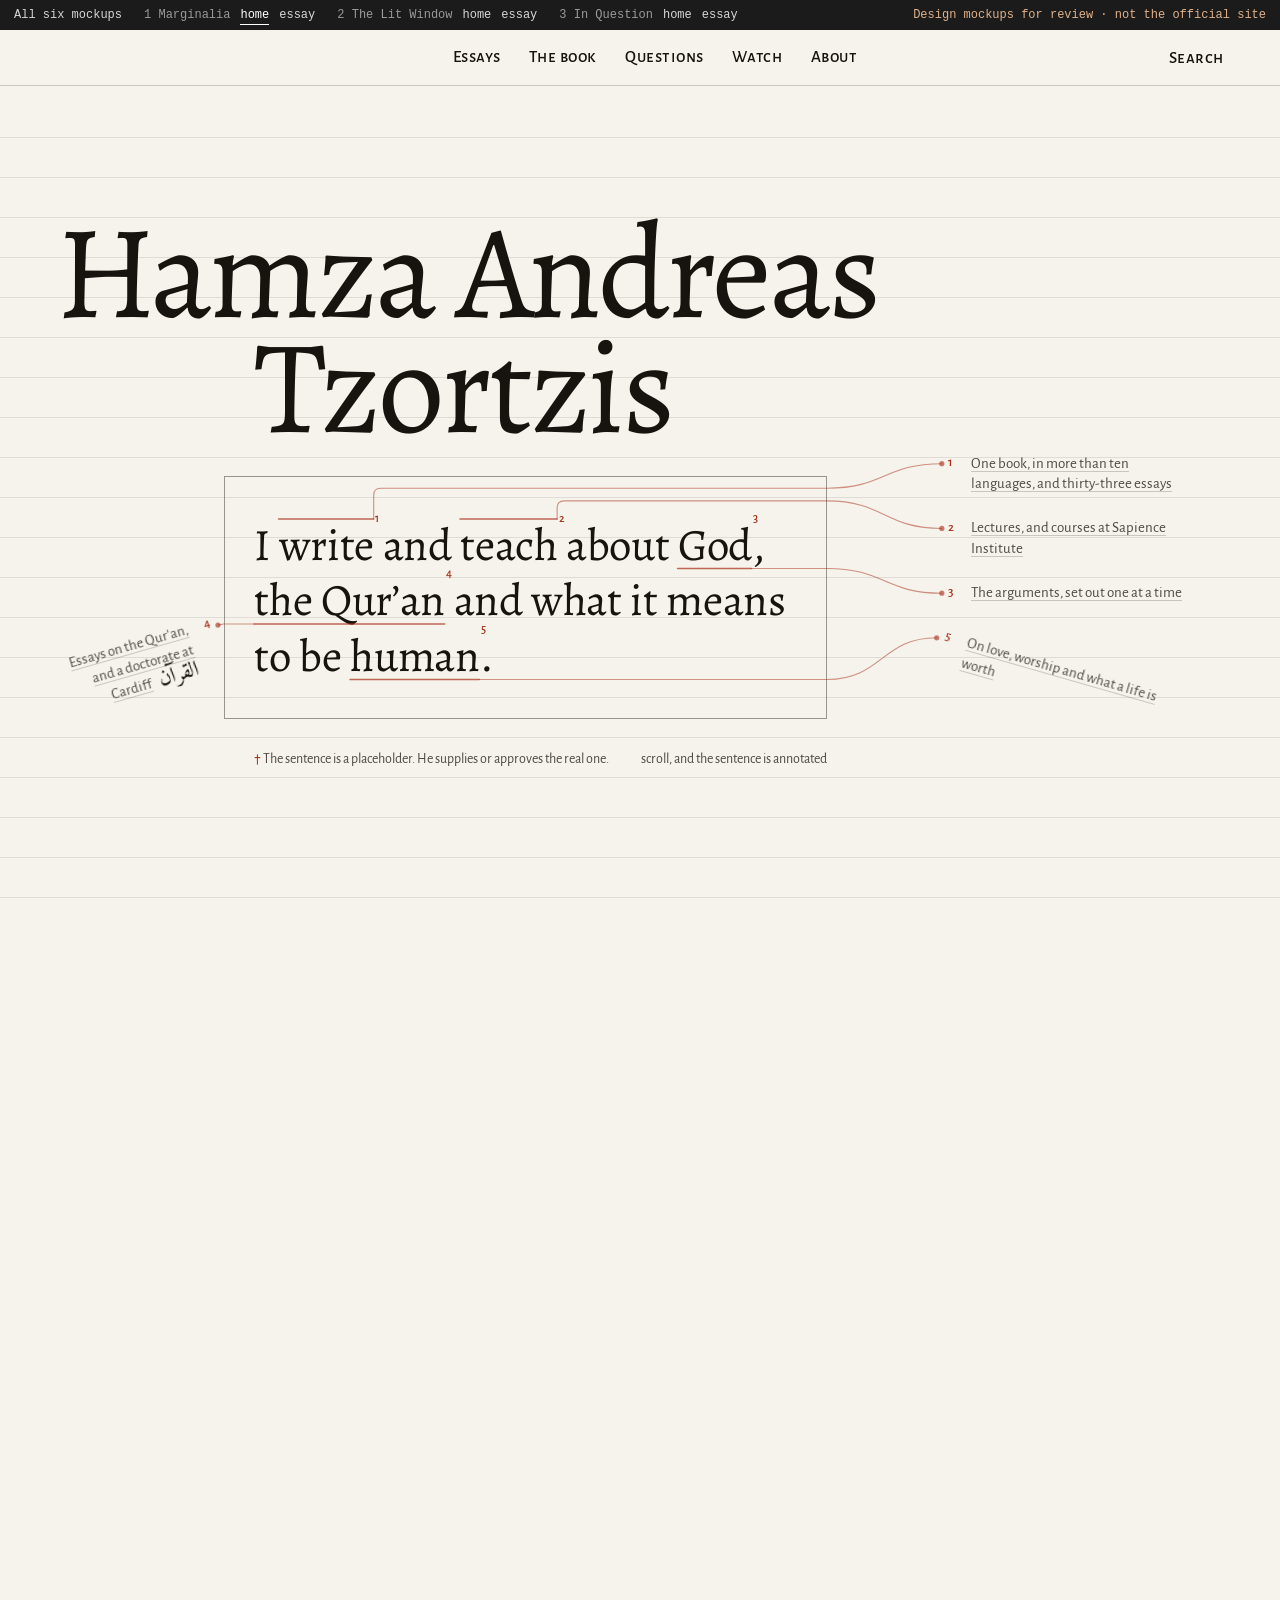
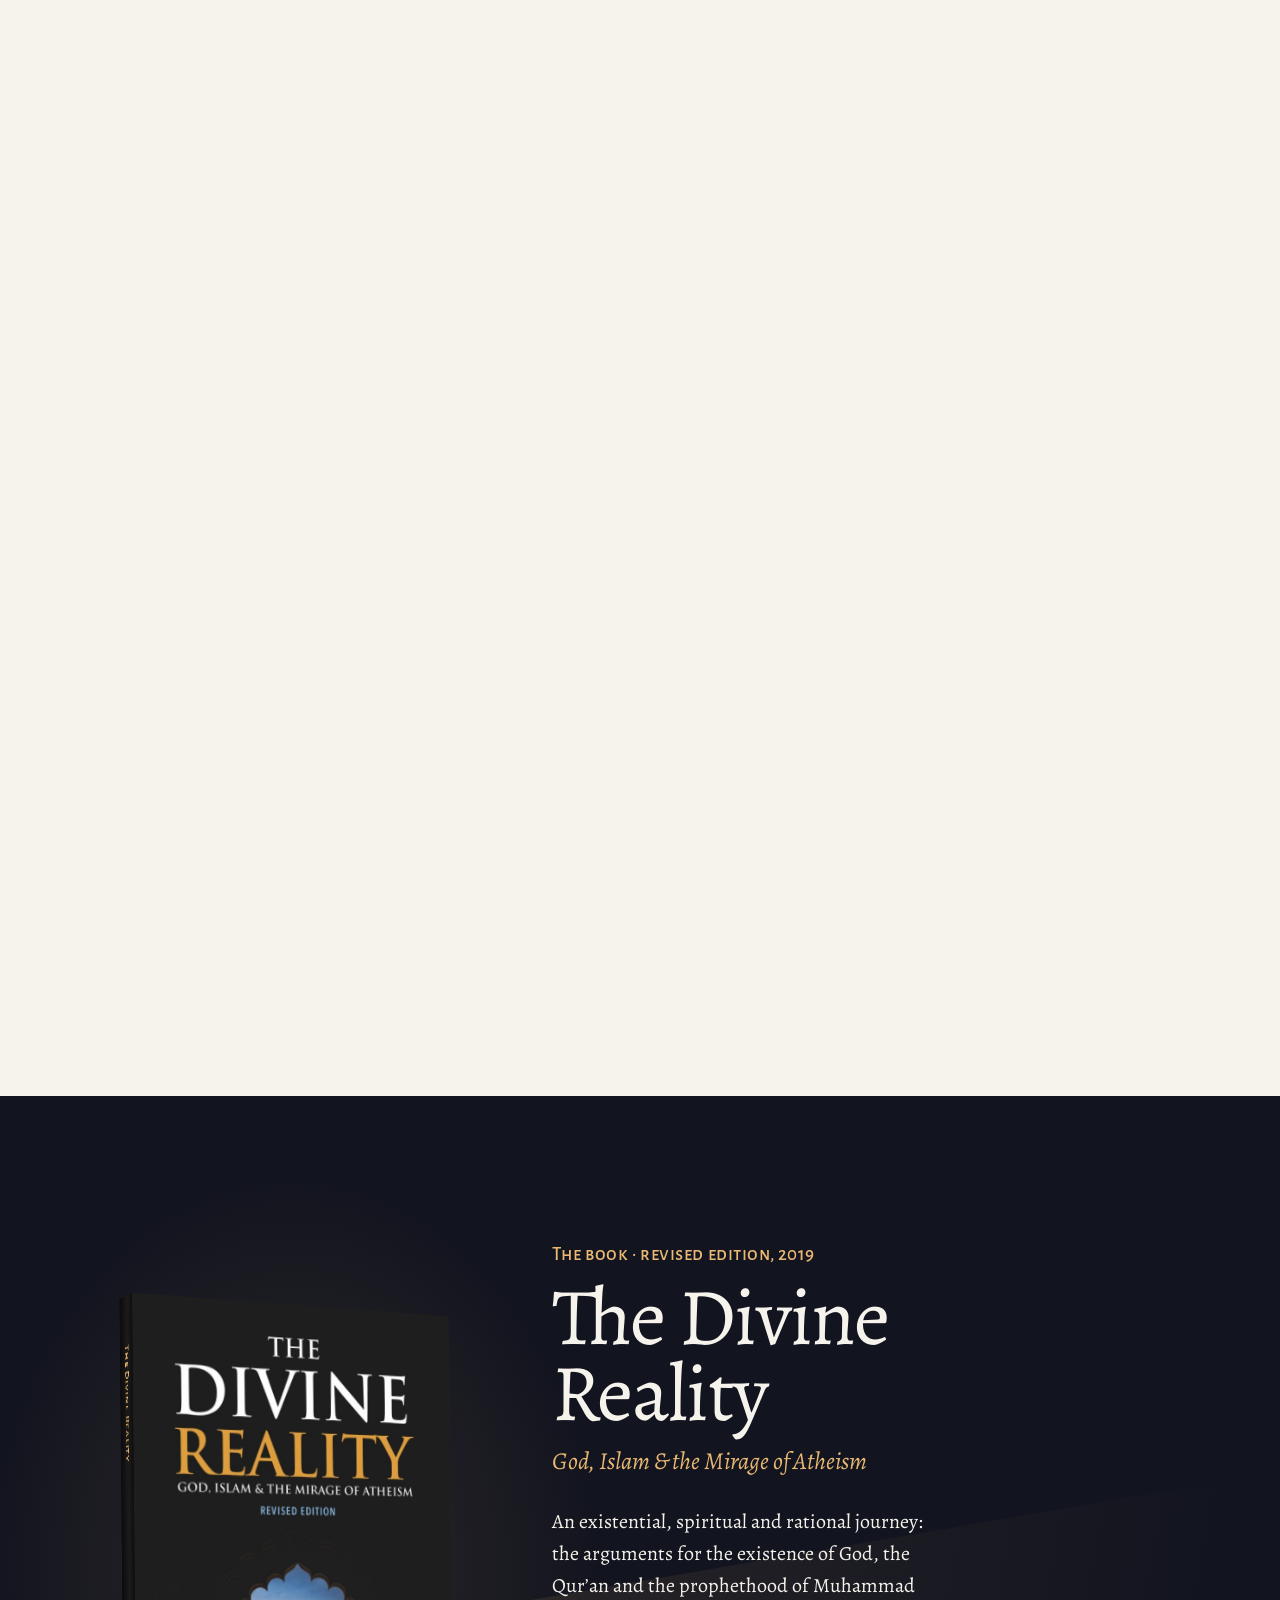
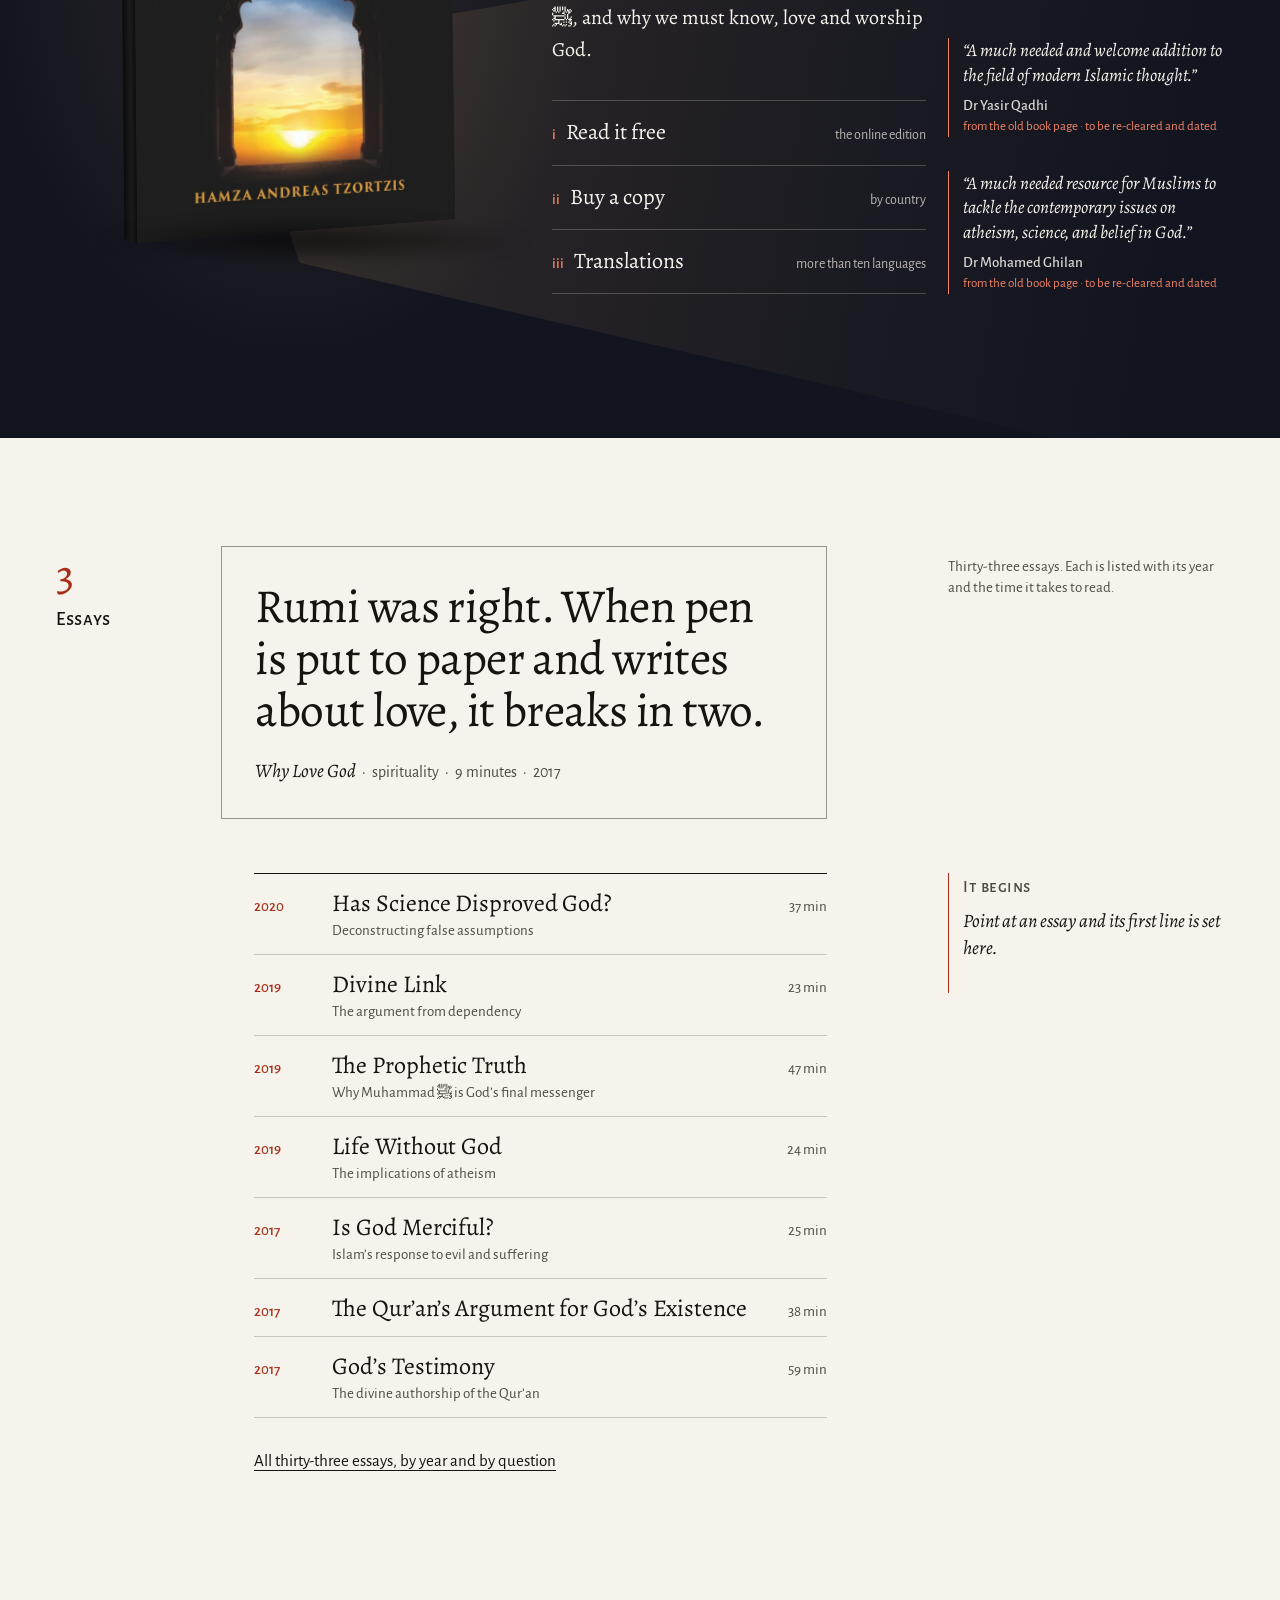
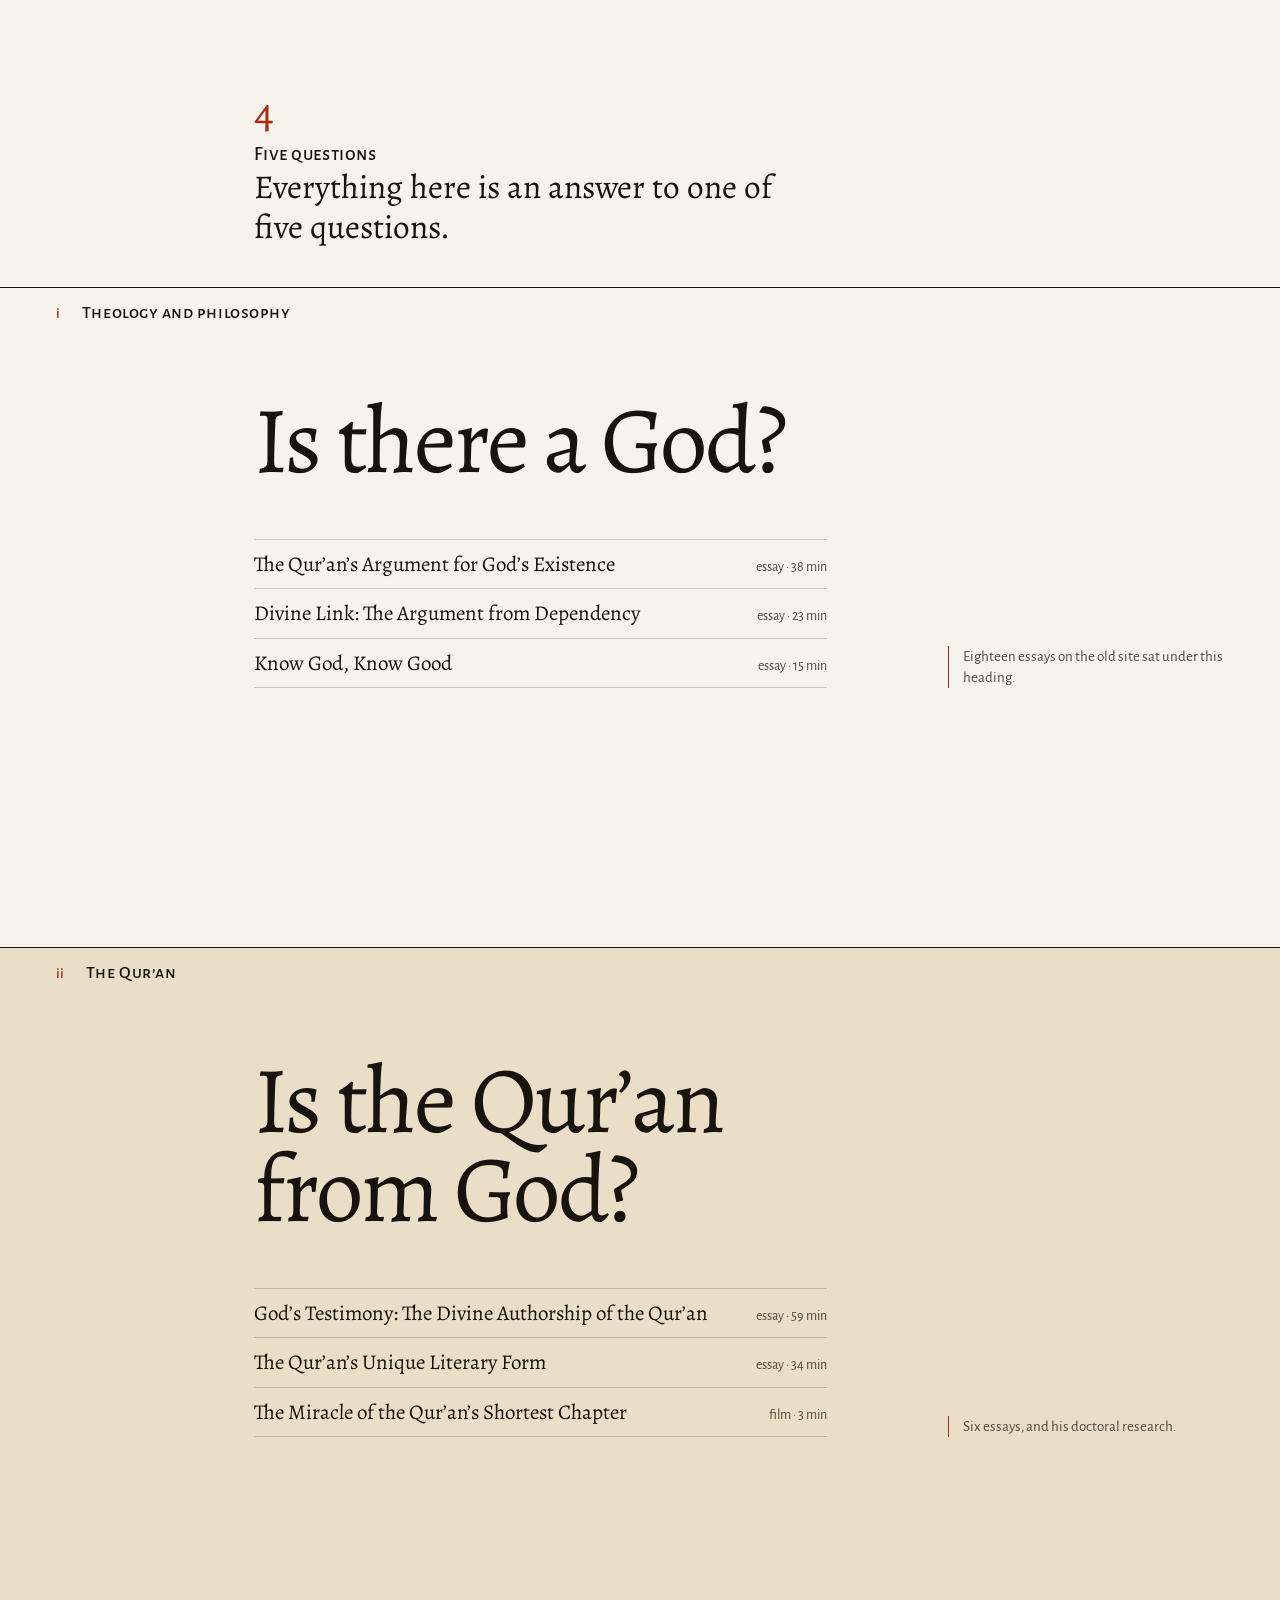
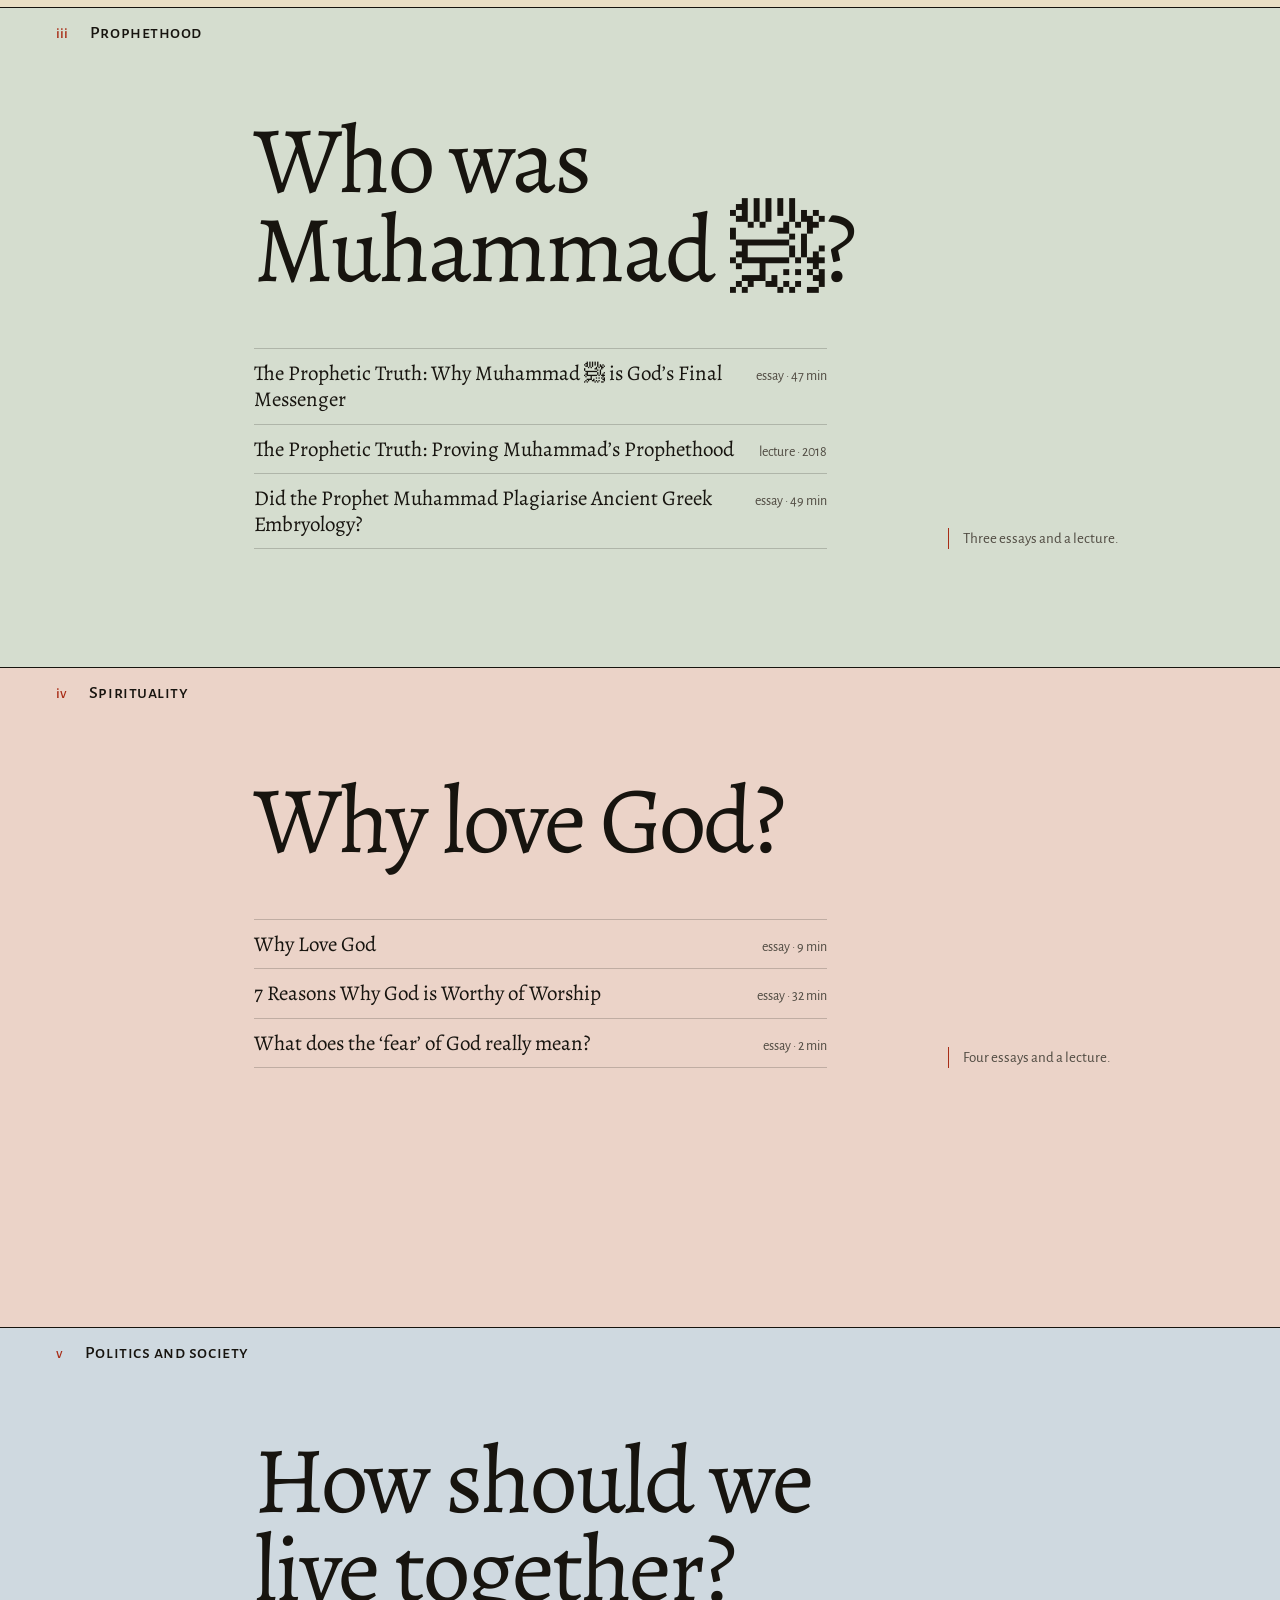
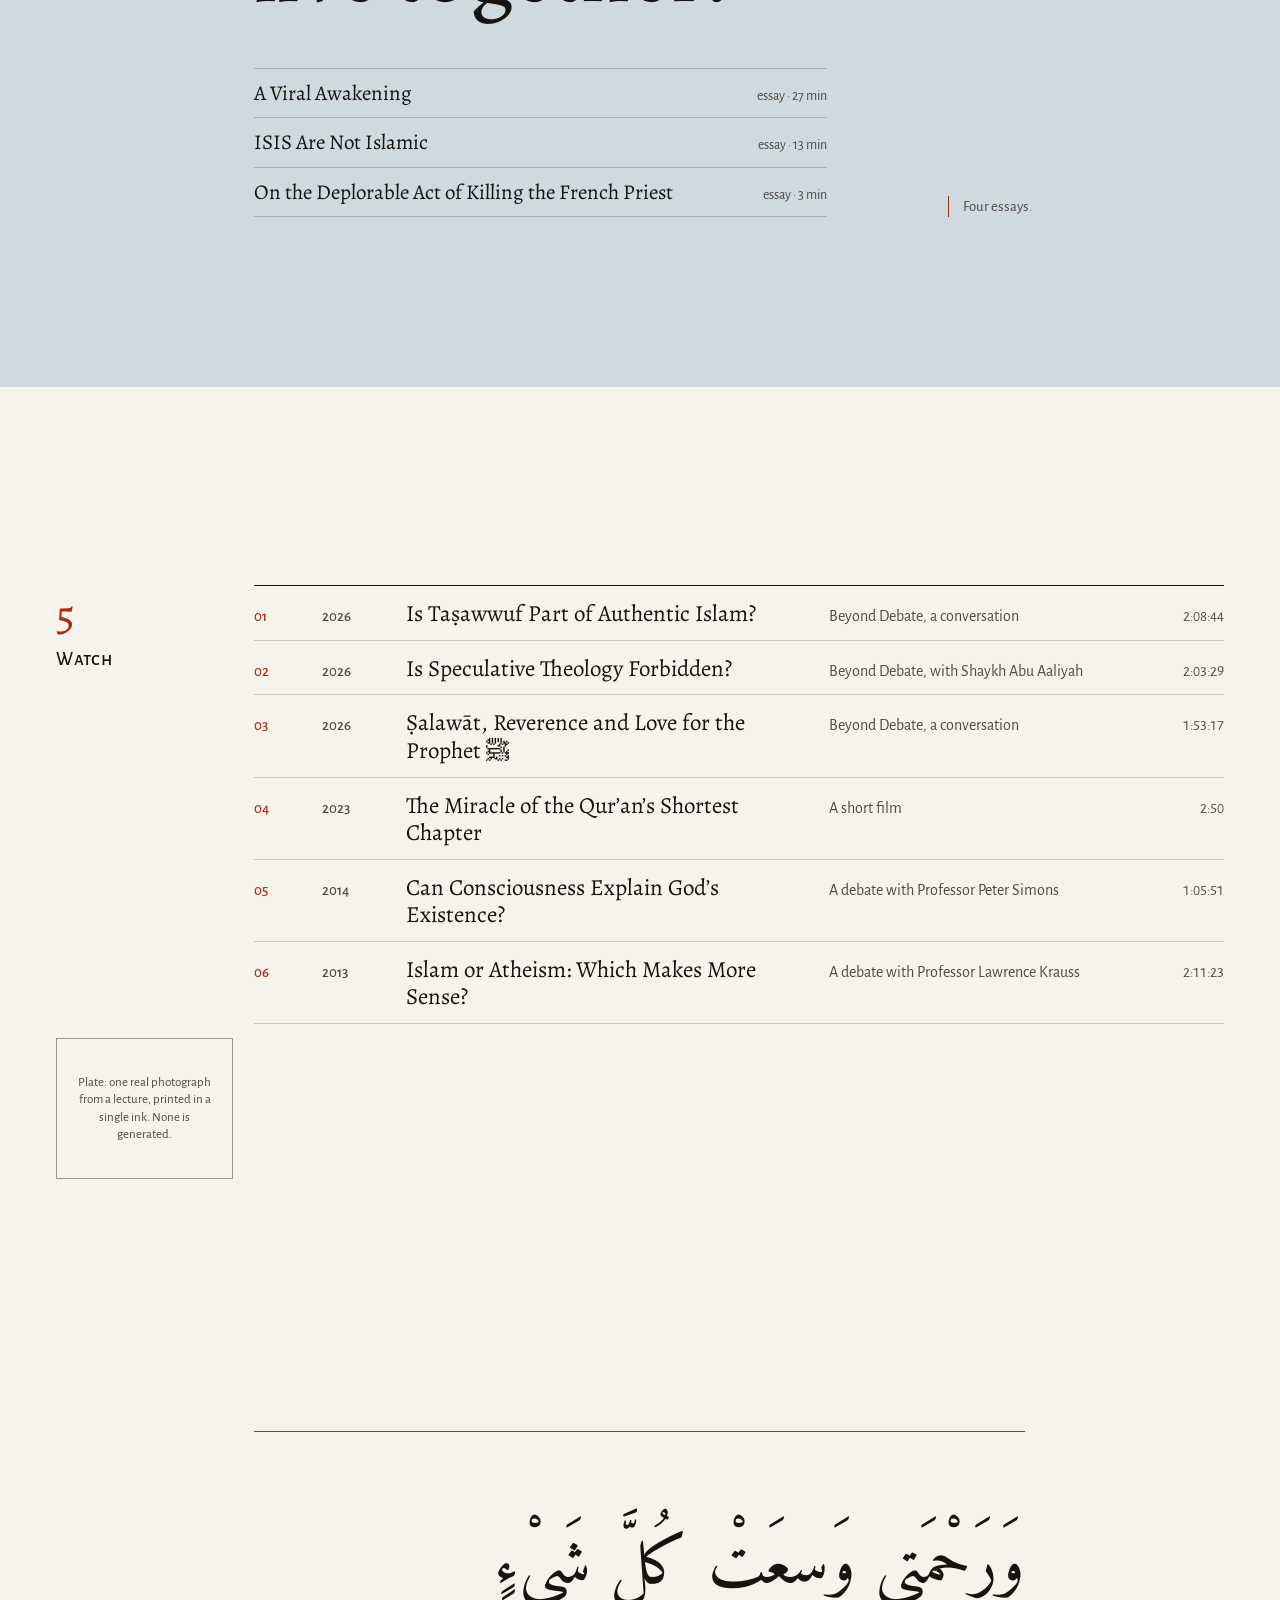
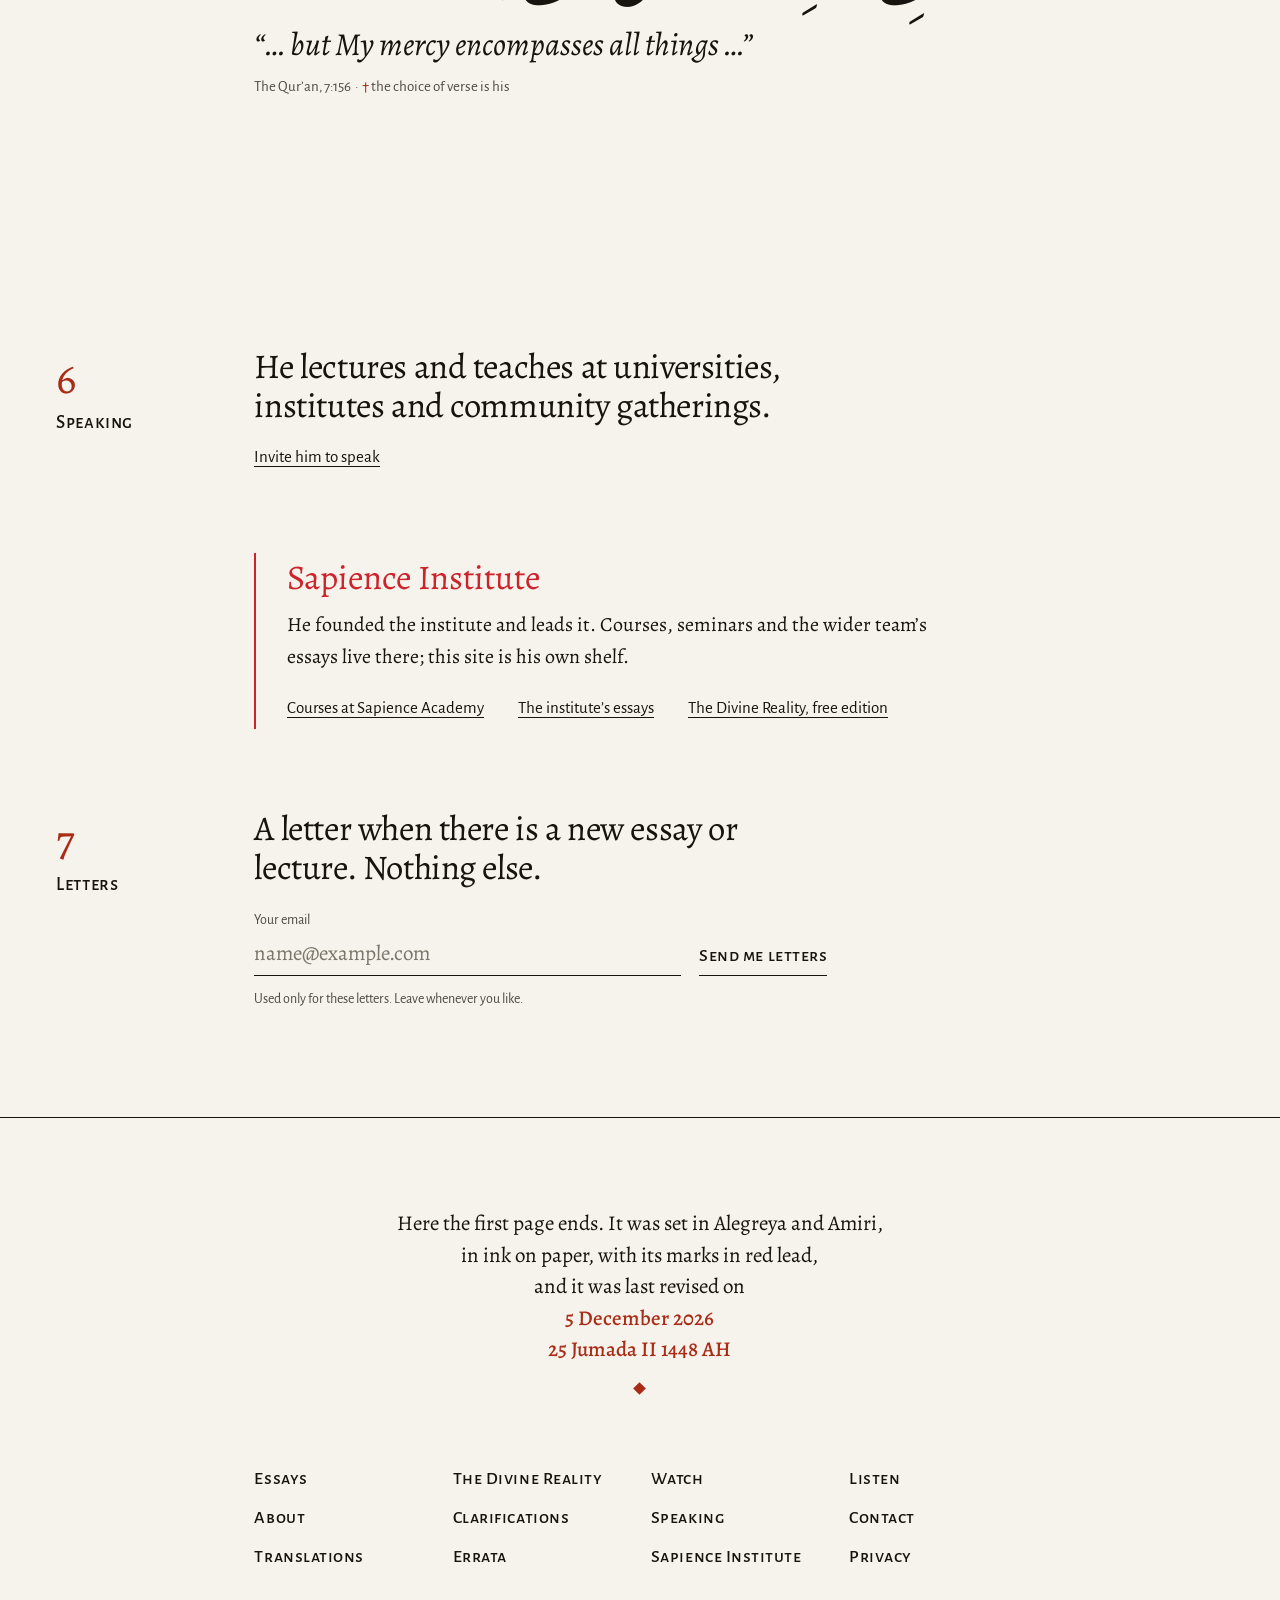
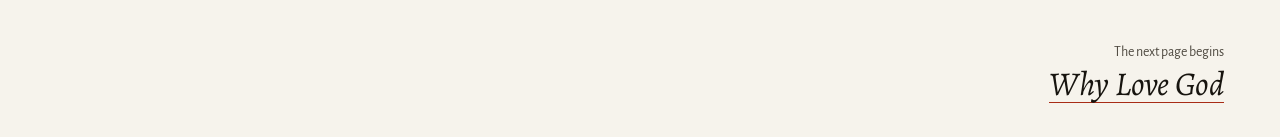
<file: marginalia/index.html>
<!doctype html>
<html lang="en">
<head>
<meta charset="utf-8">
<meta name="viewport" content="width=device-width, initial-scale=1">
<meta name="robots" content="noindex, nofollow">
<link rel="icon" href="data:,">
<title>Hamza Andreas Tzortzis · mockup 1, Marginalia</title>
<link rel="preconnect" href="https://fonts.googleapis.com">
<link rel="preconnect" href="https://fonts.gstatic.com" crossorigin>
<link rel="stylesheet" href="https://fonts.googleapis.com/css2?family=Alegreya:ital,wght@0,400..700;1,400..700&family=Alegreya+Sans:ital,wght@0,400;0,500;1,400&family=Alegreya+Sans+SC:wght@400;500&family=Amiri:wght@400;700&family=Amiri+Quran&display=swap">
<link rel="stylesheet" href="../shared/mock.css">
<link rel="stylesheet" href="marginalia.css">
</head>
<body>

<nav class="mockbar" aria-label="Mockup pages (not part of the design)">
  <a href="../index.html">All six mockups</a>
  <span>1 Marginalia <a href="index.html" aria-current="page">home</a> <a href="essay.html">essay</a></span>
  <span>2 The Lit Window <a href="../lit-window/index.html">home</a> <a href="../lit-window/essay.html">essay</a></span>
  <span>3 In Question <a href="../in-question/index.html">home</a> <a href="../in-question/essay.html">essay</a></span>
  <span class="mockbar__note">Design mockups for review · not the official site</span>
</nav>

<header class="head">
  <div class="folio">
    <a class="head__name sc" href="#top">Hamza Andreas Tzortzis</a>
    <nav class="head__nav sc" aria-label="Sections">
      <a href="#essays">Essays</a>
      <a href="#book">The book</a>
      <a href="#questions">Questions</a>
      <a href="#watch">Watch</a>
      <a href="#-">About</a>
    </nav>
    <p class="head__aux sc"><a href="#-">Search</a></p>
  </div>
</header>

<main>

<!-- 1. The annotated sentence -->
<section class="opening" id="top" aria-label="Introduction">
  <div class="opening__pin">
    <div class="folio opening__grid">
      <h1 class="name">Hamza Andreas <span>Tzortzis</span></h1>

      <p class="sentence">I <a class="mark" href="#g1" data-n="1">write</a> and <a class="mark" href="#g2" data-n="2">teach</a> about <a class="mark" href="#g3" data-n="3">God</a>, <a class="mark" href="#g4" data-n="4">the Qur’an</a> and what it means to be <a class="mark" href="#g5" data-n="5">human</a>.</p>

      <ol class="glosses glosses--outer">
        <li class="gloss gloss--1" id="g1"><span class="gloss__n">1</span><a href="#essays">One book, in more than ten languages, and thirty-three essays</a>
          <q class="gloss__line">Most of what we know is based on the say-so of others.</q>
          <cite>God’s Testimony, 2017</cite></li>
        <li class="gloss gloss--2" id="g2"><span class="gloss__n">2</span><a href="#watch">Lectures, and courses at Sapience Institute</a>
          <q class="gloss__line">Divine Commands: Why Morality Leads to God</q>
          <cite>a lecture, 2018</cite></li>
        <li class="gloss gloss--3" id="g3"><span class="gloss__n">3</span><a href="#questions">The arguments, set out one at a time</a>
          <q class="gloss__line">Imagine you walk out of your house and on your street you find a row of dominoes that stretch far beyond what your eyes can see.</q>
          <cite>Divine Link, 2019</cite></li>
        <li class="gloss gloss--5" id="g5"><span class="gloss__n">5</span><a href="#questions">On love, worship and what a life is worth</a>
          <q class="gloss__line">We all strongly feel and believe that human life has ultimate value.</q>
          <cite>No God, No Value, 2017</cite></li>
      </ol>
      <ol class="glosses glosses--inner">
        <li class="gloss gloss--4" id="g4"><span class="gloss__n">4</span><a href="#questions">Essays on the Qur’an, and a doctorate at Cardiff</a> <span class="ar" lang="ar" dir="rtl">القرآن</span>
          <q class="gloss__line">“Read in the Name of your Lord”. These were the first few words of the Qur’an revealed to the Prophet Muhammad over fourteen hundred years ago.</q>
          <cite>The Qur’an’s Unique Literary Form, 2012</cite></li>
      </ol>

      <svg class="ties" aria-hidden="true"></svg>

      <p class="opening__foot"><span><b>†</b> The sentence is a placeholder. He supplies or approves the real one.</span> <span class="opening__step" aria-hidden="true"></span></p>
    </div>
  </div>
</section>

<!-- 2. The book: the one dark scene -->
<section class="sec book" id="book" aria-labelledby="book-t">
  <div class="folio">
    <div class="tome">
      <div class="tome__book">
        <span class="tome__back" aria-hidden="true"></span>
        <span class="tome__spine" aria-hidden="true"></span>
        <img class="tome__front" src="../assets/divine-reality-cover.jpg" width="800" height="1190" alt="The cover of The Divine Reality, revised edition: a dark cover with a window open on a bright sky.">
      </div>
      <span class="tome__cast" aria-hidden="true"></span>
    </div>

    <div class="book__text">
      <p class="book__kicker sc">The book · revised edition, 2019</p>
      <h2 class="book__title" id="book-t">The Divine Reality</h2>
      <p class="book__sub">God, Islam &amp; the Mirage of Atheism</p>
      <p class="book__pitch">An existential, spiritual and rational journey: the arguments for the existence of God, the Qur’an and the prophethood of Muhammad ﷺ, and why we must know, love and worship God.</p>
      <p class="book__acts">
        <a href="#-"><span><span class="num">i</span>Read it free</span> <small>the online edition</small></a>
        <a href="#-"><span><span class="num">ii</span>Buy a copy</span> <small>by country</small></a>
        <a href="#-"><span><span class="num">iii</span>Translations</span> <small>more than ten languages</small></a>
      </p>
    </div>

    <div class="book__notes">
      <p class="endorse"><q>A much needed and welcome addition to the field of modern Islamic thought.</q>
        <cite><b>Dr Yasir Qadhi</b> <i>from the old book page · to be re-cleared and dated</i></cite></p>
      <p class="endorse"><q>A much needed resource for Muslims to tackle the contemporary issues on atheism, science, and belief in God.</q>
        <cite><b>Dr Mohamed Ghilan</b> <i>from the old book page · to be re-cleared and dated</i></cite></p>
    </div>
  </div>
</section>

<!-- 3. Essays: a contents page -->
<section class="sec" id="essays" aria-labelledby="essays-t">
  <div class="folio">
    <p class="sec__mark"><span class="num">3</span><span class="sc" id="essays-t">Essays</span></p>
    <div class="lead">
      <p class="lead__line"><a href="essay.html">Rumi was right. When pen is put to paper and writes about love, it breaks in two.</a></p>
      <p class="lead__meta"><i>Why Love God</i> &nbsp;·&nbsp; spirituality &nbsp;·&nbsp; 9 minutes &nbsp;·&nbsp; 2017</p>
    </div>
    <p class="sec__note">Thirty-three essays. Each is listed with its year and the time it takes to read.</p>

    <ol class="toc">
      <li><a href="#-" data-first="Imagine you entered an amazing palace. As you walk through the hallway, you are struck by the size of the building and decide to explore by opening the nearest door." data-src="Has Science Disproved God?"><span class="toc__y">2020</span><span class="toc__t">Has Science Disproved God?<small>Deconstructing false assumptions</small></span><span class="toc__m">37 min</span></a></li>
      <li><a href="#-" data-first="Imagine you walk out of your house and on your street you find a row of dominoes that stretch far beyond what your eyes can see." data-src="Divine Link"><span class="toc__y">2019</span><span class="toc__t">Divine Link<small>The argument from dependency</small></span><span class="toc__m">23 min</span></a></li>
      <li><a href="#-" data-first="The Qur’an teaches that we must believe in all the prophets and messengers, and that they were all chosen to help guide humanity to the ultimate truth of God’s oneness and our servitude to Him." data-src="The Prophetic Truth"><span class="toc__y">2019</span><span class="toc__t">The Prophetic Truth<small>Why Muhammad ﷺ is God’s final messenger</small></span><span class="toc__m">47 min</span></a></li>
      <li><a href="#-" data-first="Atheism is not an intellectual position that exists in a bubble." data-src="Life Without God"><span class="toc__y">2019</span><span class="toc__t">Life Without God<small>The implications of atheism</small></span><span class="toc__m">24 min</span></a></li>
      <li><a href="#-" data-first="When I was a child, my parents would always chide me for trying to drink my grandfather’s whisky." data-src="Is God Merciful?"><span class="toc__y">2017</span><span class="toc__t">Is God Merciful?<small>Islam’s response to evil and suffering</small></span><span class="toc__m">25 min</span></a></li>
      <li><a href="#-" data-first="Imagine you find yourself sitting in the corner of a room. The door that you entered through is now completely sealed and there is no way of entering or exiting." data-src="The Qur’an’s Argument for God’s Existence"><span class="toc__y">2017</span><span class="toc__t">The Qur’an’s Argument for God’s Existence</span><span class="toc__m">38 min</span></a></li>
      <li><a href="#-" data-first="Most of what we know is based on the say-so of others. This holds true for facts we would never deny." data-src="God’s Testimony"><span class="toc__y">2017</span><span class="toc__t">God’s Testimony<small>The divine authorship of the Qur’an</small></span><span class="toc__m">59 min</span></a></li>
    </ol>
    <p class="toc__all"><a class="textlink" href="#-">All thirty-three essays, by year and by question</a></p>

    <aside class="firstline" aria-live="polite">
      <p class="firstline__label sc">It begins</p>
      <p class="firstline__text">Point at an essay and its first line is set here.</p>
      <p class="firstline__src"></p>
    </aside>
  </div>
</section>

<!-- 4. Five questions: sheets of tinted paper -->
<section class="sheets" id="questions" aria-label="Five questions">
  <div class="folio sheets__intro">
    <p class="sec__mark"><span class="num">4</span><span class="sc">Five questions</span></p>
    <p>Everything here is an answer to one of five questions.</p>
  </div>

  <article class="sheet" style="--i:1; --tint:var(--paper)">
    <div class="folio">
      <p class="sheet__tab"><span class="num">i</span><span class="sc">Theology and philosophy</span></p>
      <h2 class="sheet__q"><a href="#-">Is there a God?</a></h2>
      <ul class="sheet__pieces">
        <li><a href="#-">The Qur’an’s Argument for God’s Existence <small>essay · 38 min</small></a></li>
        <li><a href="#-">Divine Link: The Argument from Dependency <small>essay · 23 min</small></a></li>
        <li><a href="#-">Know God, Know Good <small>essay · 15 min</small></a></li>
      </ul>
      <p class="sheet__count">Eighteen essays on the old site sat under this heading.</p>
    </div>
  </article>

  <article class="sheet" style="--i:2; --tint:var(--buff)">
    <div class="folio">
      <p class="sheet__tab"><span class="num">ii</span><span class="sc">The Qur’an</span></p>
      <h2 class="sheet__q"><a href="#-">Is the Qur’an from God?</a></h2>
      <ul class="sheet__pieces">
        <li><a href="#-">God’s Testimony: The Divine Authorship of the Qur’an <small>essay · 59 min</small></a></li>
        <li><a href="#-">The Qur’an’s Unique Literary Form <small>essay · 34 min</small></a></li>
        <li><a href="#-">The Miracle of the Qur’an’s Shortest Chapter <small>film · 3 min</small></a></li>
      </ul>
      <p class="sheet__count">Six essays, and his doctoral research.</p>
    </div>
  </article>

  <article class="sheet" style="--i:3; --tint:var(--celadon)">
    <div class="folio">
      <p class="sheet__tab"><span class="num">iii</span><span class="sc">Prophethood</span></p>
      <h2 class="sheet__q"><a href="#-">Who was Muhammad ﷺ?</a></h2>
      <ul class="sheet__pieces">
        <li><a href="#-">The Prophetic Truth: Why Muhammad ﷺ is God’s Final Messenger <small>essay · 47 min</small></a></li>
        <li><a href="#-">The Prophetic Truth: Proving Muhammad’s Prophethood <small>lecture · 2018</small></a></li>
        <li><a href="#-">Did the Prophet Muhammad Plagiarise Ancient Greek Embryology? <small>essay · 49 min</small></a></li>
      </ul>
      <p class="sheet__count">Three essays and a lecture.</p>
    </div>
  </article>

  <article class="sheet" style="--i:4; --tint:var(--rose)">
    <div class="folio">
      <p class="sheet__tab"><span class="num">iv</span><span class="sc">Spirituality</span></p>
      <h2 class="sheet__q"><a href="essay.html">Why love God?</a></h2>
      <ul class="sheet__pieces">
        <li><a href="essay.html">Why Love God <small>essay · 9 min</small></a></li>
        <li><a href="#-">7 Reasons Why God is Worthy of Worship <small>essay · 32 min</small></a></li>
        <li><a href="#-">What does the ‘fear’ of God really mean? <small>essay · 2 min</small></a></li>
      </ul>
      <p class="sheet__count">Four essays and a lecture.</p>
    </div>
  </article>

  <article class="sheet" style="--i:5; --tint:var(--sky)">
    <div class="folio">
      <p class="sheet__tab"><span class="num">v</span><span class="sc">Politics and society</span></p>
      <h2 class="sheet__q"><a href="#-">How should we live together?</a></h2>
      <ul class="sheet__pieces">
        <li><a href="#-">A Viral Awakening <small>essay · 27 min</small></a></li>
        <li><a href="#-">ISIS Are Not Islamic <small>essay · 13 min</small></a></li>
        <li><a href="#-">On the Deplorable Act of Killing the French Priest <small>essay · 3 min</small></a></li>
      </ul>
      <p class="sheet__count">Four essays.</p>
    </div>
  </article>
</section>

<!-- 5. Watch: a numbered index -->
<section class="sec" id="watch" aria-labelledby="watch-t">
  <div class="folio">
    <p class="sec__mark"><span class="num">5</span><span class="sc" id="watch-t">Watch</span></p>
    <ol class="index">
      <li><a href="#-"><span class="index__n">01</span><span class="index__y">2026</span><span class="index__t">Is Taṣawwuf Part of Authentic Islam?</span><span class="index__w">Beyond Debate, a conversation</span><span class="index__d">2:08:44</span></a></li>
      <li><a href="#-"><span class="index__n">02</span><span class="index__y">2026</span><span class="index__t">Is Speculative Theology Forbidden?</span><span class="index__w">Beyond Debate, with Shaykh Abu Aaliyah</span><span class="index__d">2:03:29</span></a></li>
      <li><a href="#-"><span class="index__n">03</span><span class="index__y">2026</span><span class="index__t">Ṣalawāt, Reverence and Love for the Prophet ﷺ</span><span class="index__w">Beyond Debate, a conversation</span><span class="index__d">1:53:17</span></a></li>
      <li><a href="#-"><span class="index__n">04</span><span class="index__y">2023</span><span class="index__t">The Miracle of the Qur’an’s Shortest Chapter</span><span class="index__w">A short film</span><span class="index__d">2:50</span></a></li>
      <li><a href="#-"><span class="index__n">05</span><span class="index__y">2014</span><span class="index__t">Can Consciousness Explain God’s Existence?</span><span class="index__w">A debate with Professor Peter Simons</span><span class="index__d">1:05:51</span></a></li>
      <li><a href="#-"><span class="index__n">06</span><span class="index__y">2013</span><span class="index__t">Islam or Atheism: Which Makes More Sense?</span><span class="index__w">A debate with Professor Lawrence Krauss</span><span class="index__d">2:11:23</span></a></li>
    </ol>
    <p class="plate">Plate: one real photograph from a lecture, printed in a single ink. None is generated.</p>
  </div>
</section>

<!-- 6. A verse -->
<section class="verse" aria-label="A verse">
  <div class="folio">
    <figure class="verse__body">
      <p class="verse__ar" lang="ar" dir="rtl">وَرَحْمَتِى وَسِعَتْ كُلَّ شَىْءٍ</p>
      <blockquote class="verse__tr">“… but My mercy encompasses all things …”</blockquote>
      <figcaption class="verse__ref">The Qur’an, 7:156 &nbsp;·&nbsp; <b>†</b> the choice of verse is his</figcaption>
    </figure>
  </div>
</section>

<!-- 7 to 9. Speaking, Sapience Institute, letters -->
<section class="sec" aria-label="Speaking, Sapience Institute and letters">
  <div class="folio pair">
    <p class="sec__mark"><span class="num">6</span><span class="sc">Speaking</span></p>
    <div class="block">
      <h2>He lectures and teaches at universities, institutes and community gatherings.</h2>
      <p><a class="textlink" href="#-">Invite him to speak</a></p>
    </div>

    <div class="sapience" id="sapience">
      <h2><span>Sapience Institute</span></h2>
      <p>He founded the institute and leads it. Courses, seminars and the wider team’s essays live there; this site is his own shelf.</p>
      <ul>
        <li><a class="textlink" href="#-">Courses at Sapience Academy</a></li>
        <li><a class="textlink" href="#-">The institute’s essays</a></li>
        <li><a class="textlink" href="#-">The Divine Reality, free edition</a></li>
      </ul>
    </div>

    <p class="sec__mark"><span class="num">7</span><span class="sc">Letters</span></p>
    <div class="block letters">
      <h2>A letter when there is a new essay or lecture. Nothing else.</h2>
      <form onsubmit="return false">
        <label>Your email <input type="email" placeholder="name@example.com" autocomplete="email"></label>
        <button type="submit">Send me letters</button>
      </form>
      <p class="fine">Used only for these letters. Leave whenever you like.</p>
    </div>
  </div>
</section>

</main>

<!-- Colophon, and the catchword that leads to the next page -->
<footer class="colophon" id="colophon">
  <div class="folio">
    <p class="colophon__note">
      <span>Here the first page ends. It was set in Alegreya and Amiri,</span>
      <span>in ink on paper, with its marks in red lead,</span>
      <span>and it was last revised on</span>
      <span class="num" data-date="gregorian">11 November 2026</span>
      <span class="num" data-date="hijri"></span>
      <i class="colophon__mark" aria-hidden="true"></i>
    </p>
    <nav class="sitemap sc" aria-label="Site map">
      <a href="#essays">Essays</a><a href="#book">The Divine Reality</a><a href="#watch">Watch</a><a href="#-">Listen</a>
      <a href="#-">About</a><a href="#-">Clarifications</a><a href="#-">Speaking</a><a href="#-">Contact</a>
      <a href="#-">Translations</a><a href="#-">Errata</a><a href="#sapience">Sapience Institute</a><a href="#-">Privacy</a>
    </nav>
    <p class="catch">The next page begins<br><a href="essay.html">Why Love God</a></p>
  </div>
</footer>

<script src="marginalia.js"></script>
</body>
</html>
</file>
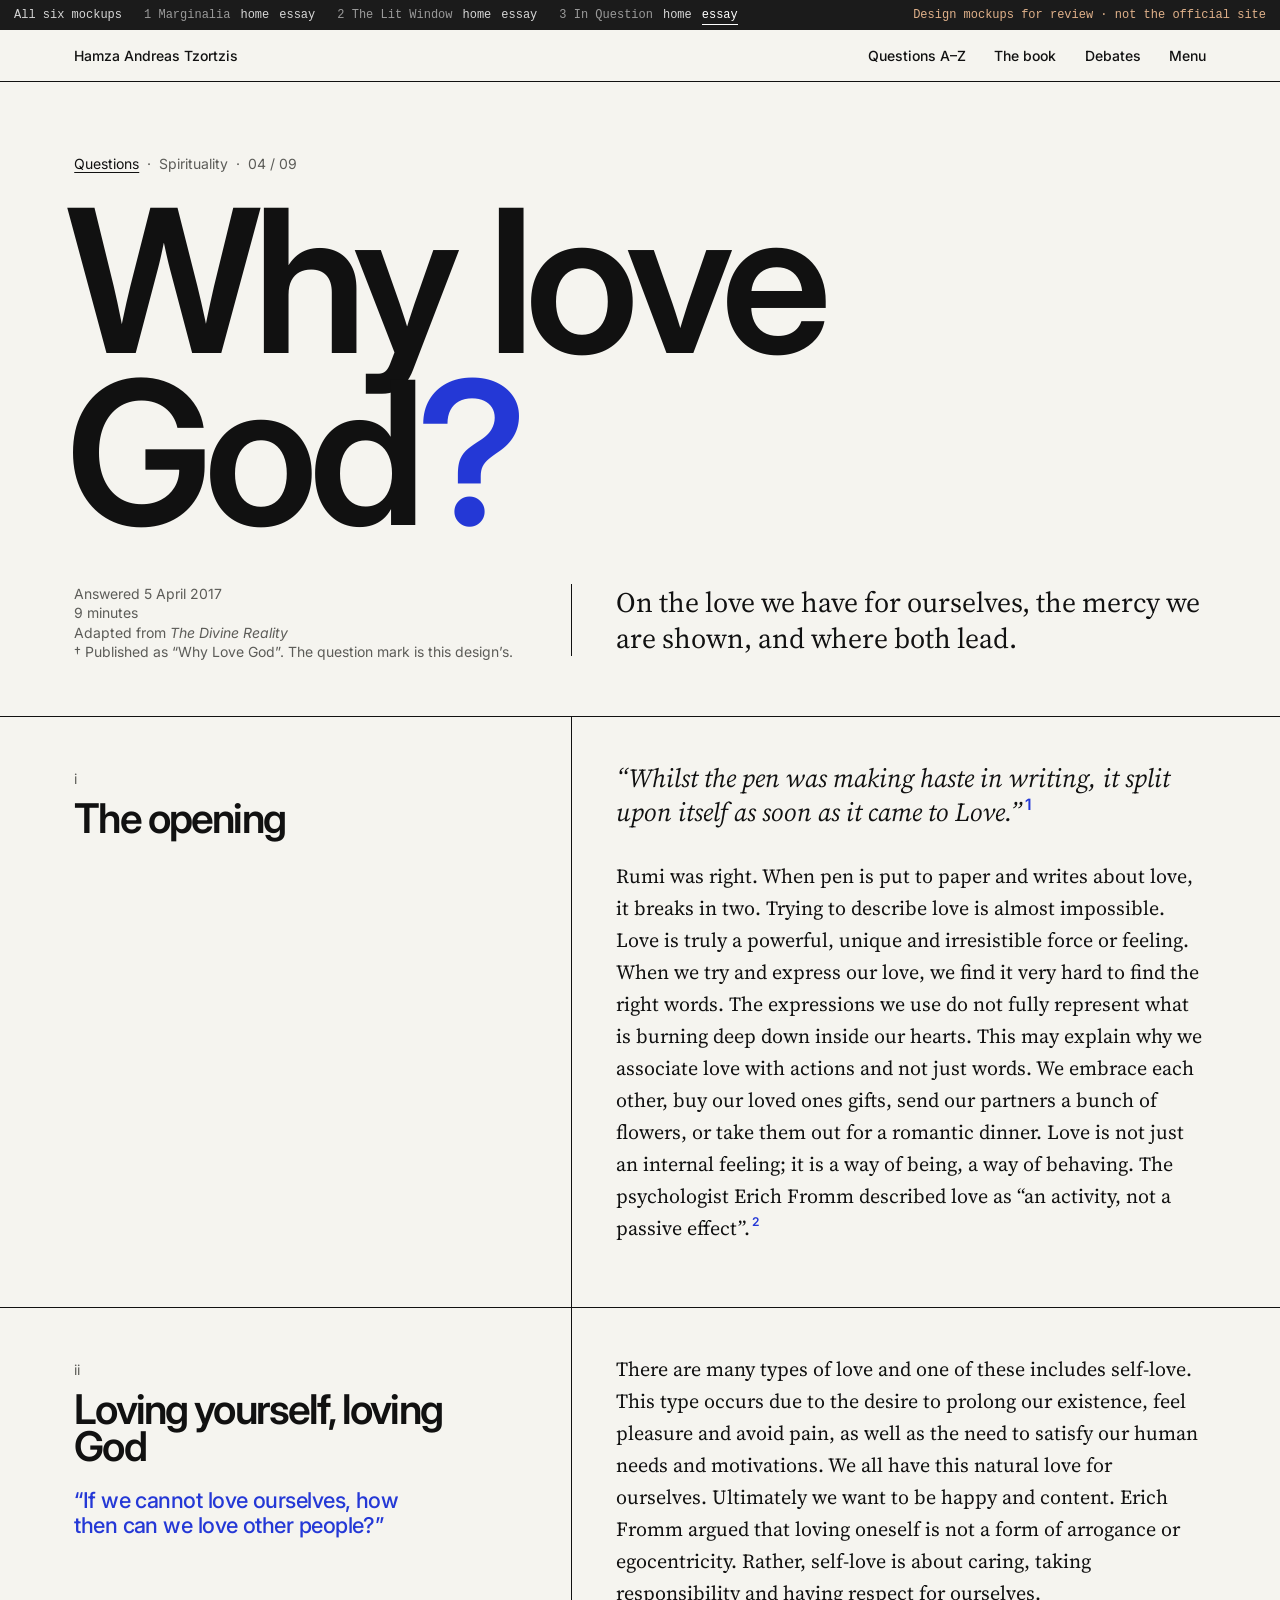
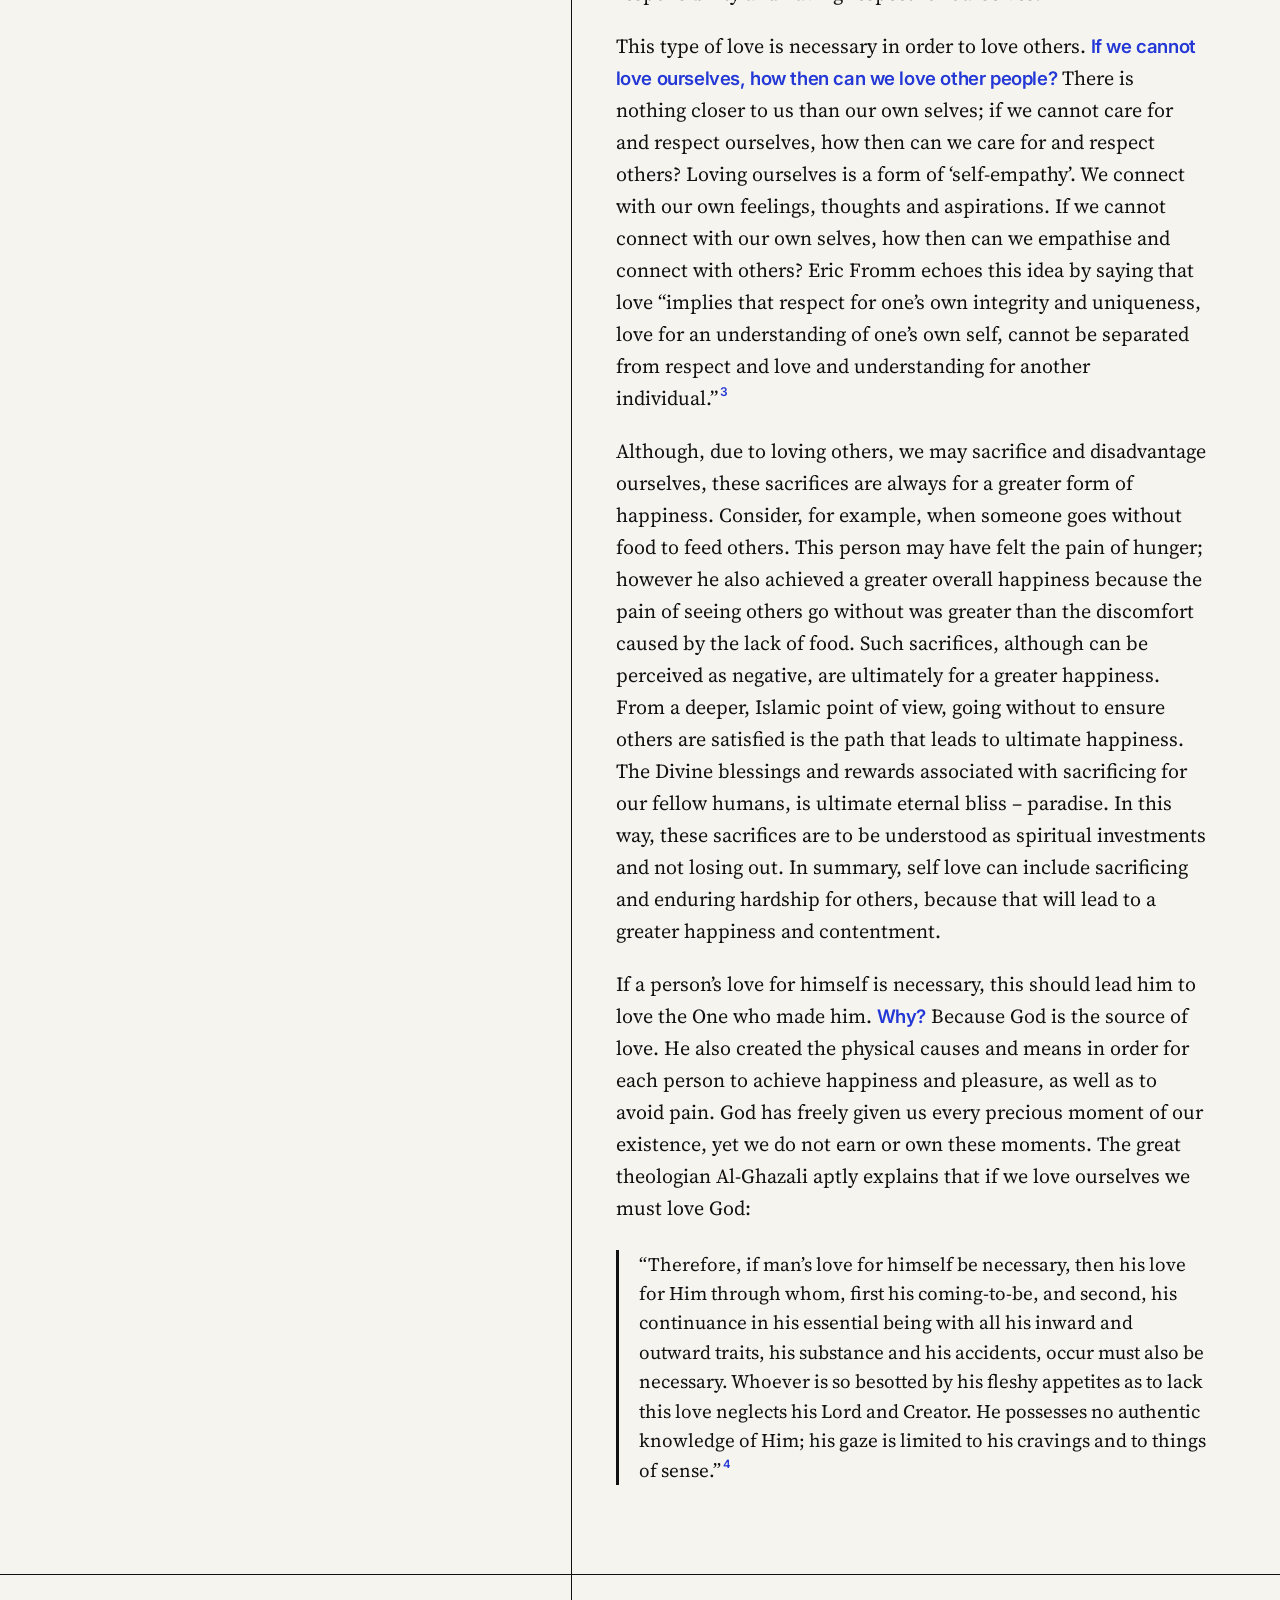
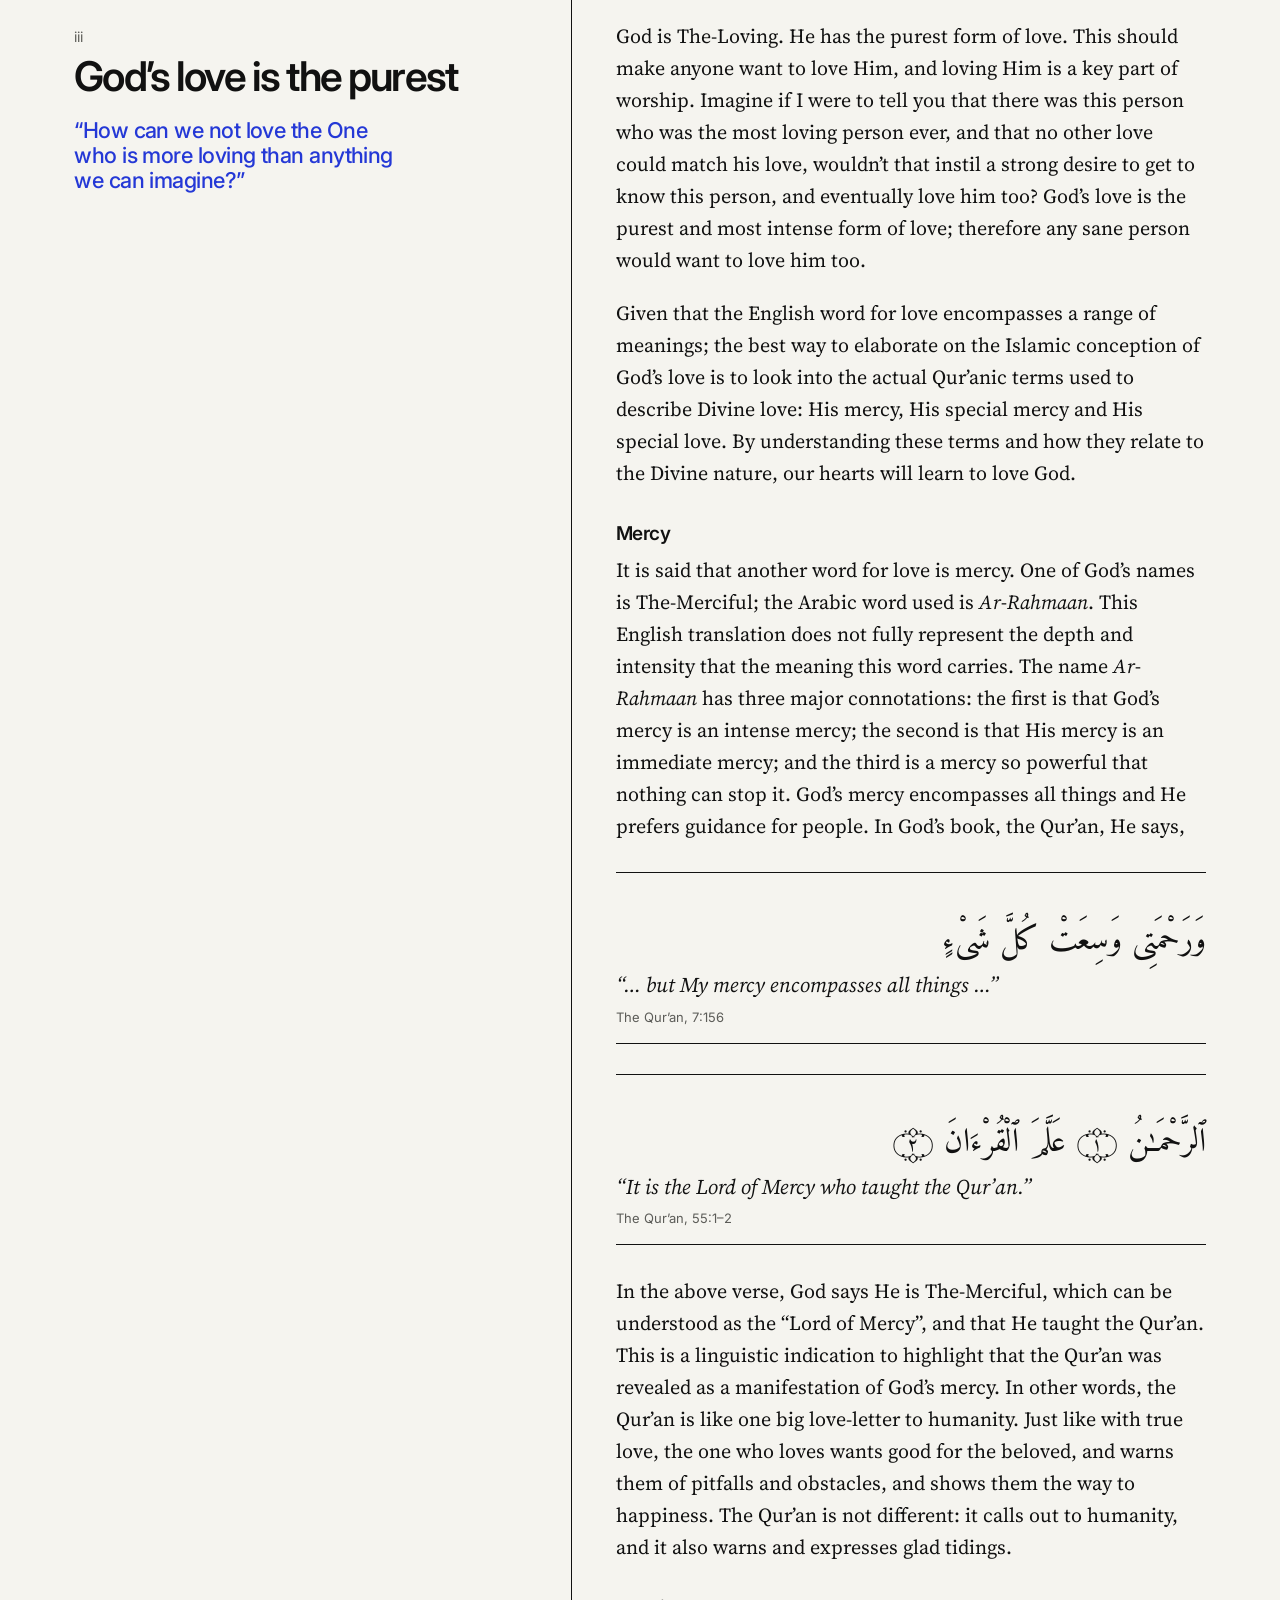
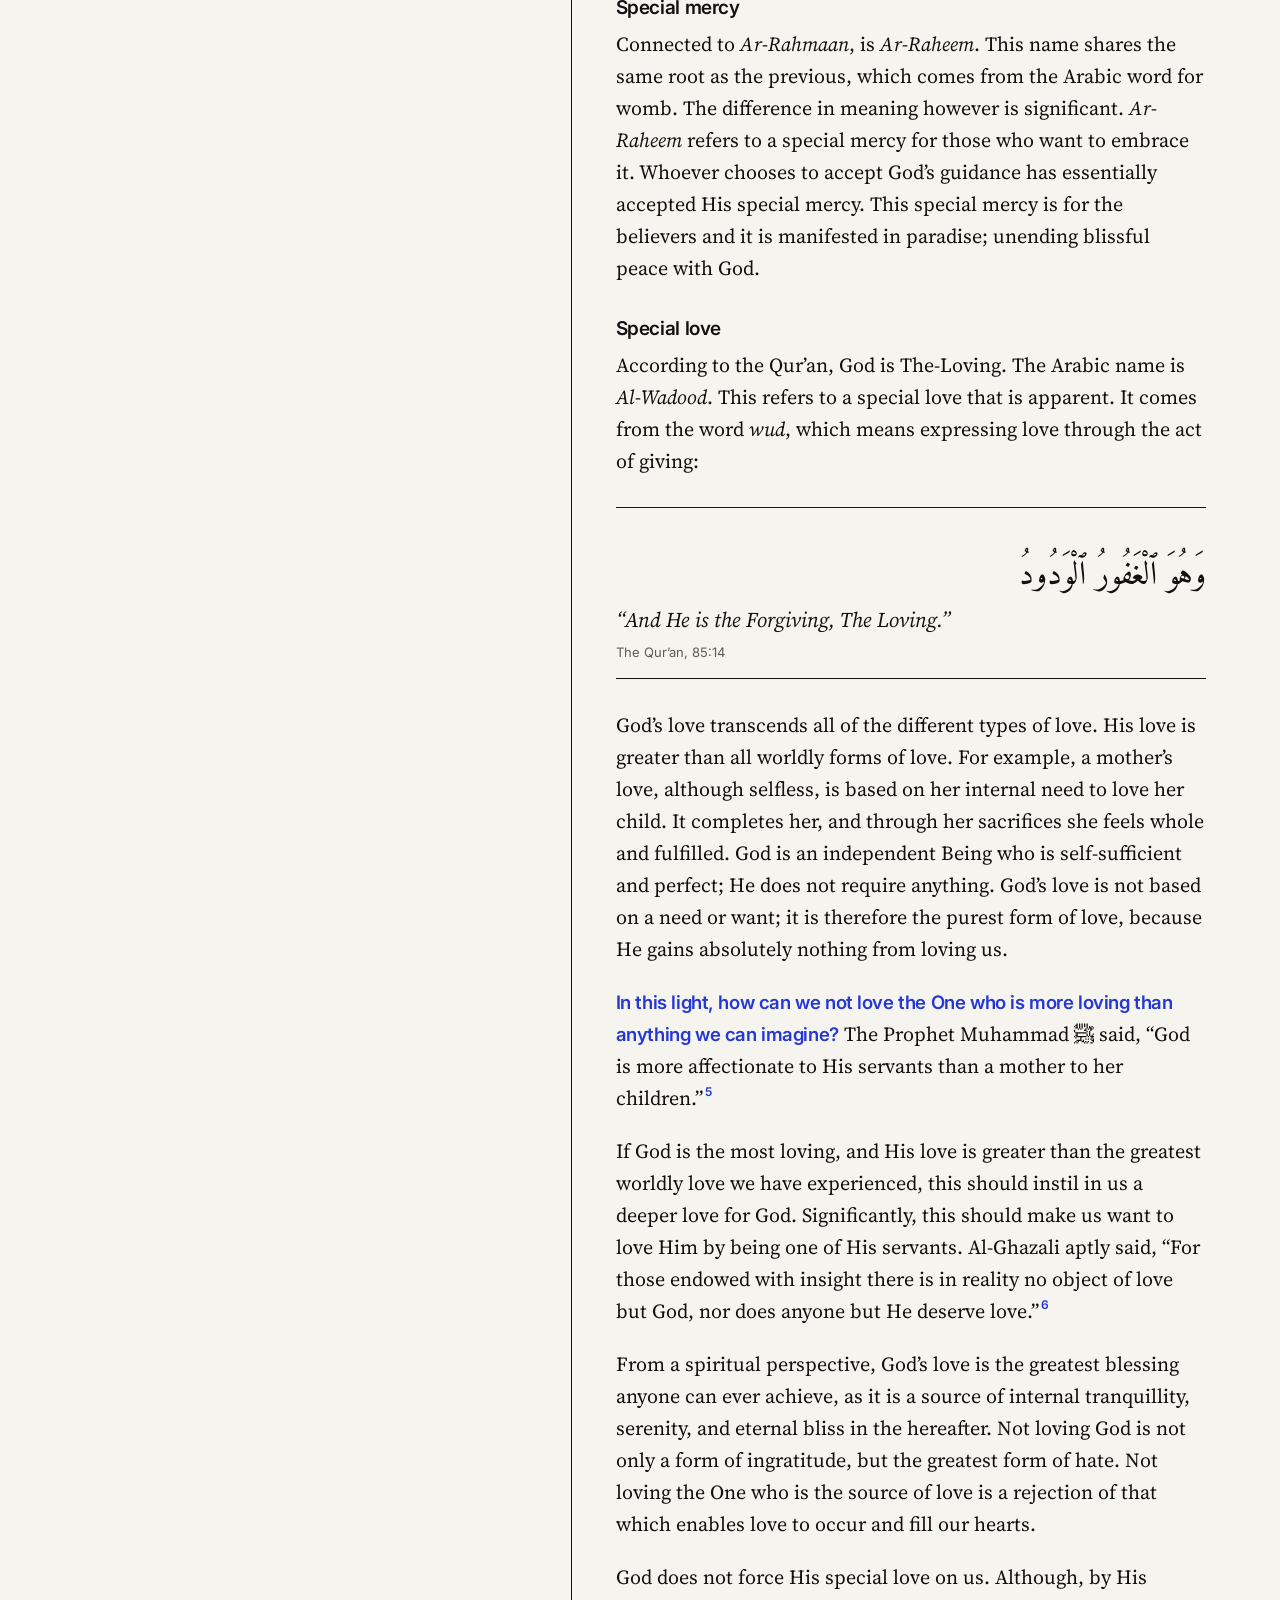
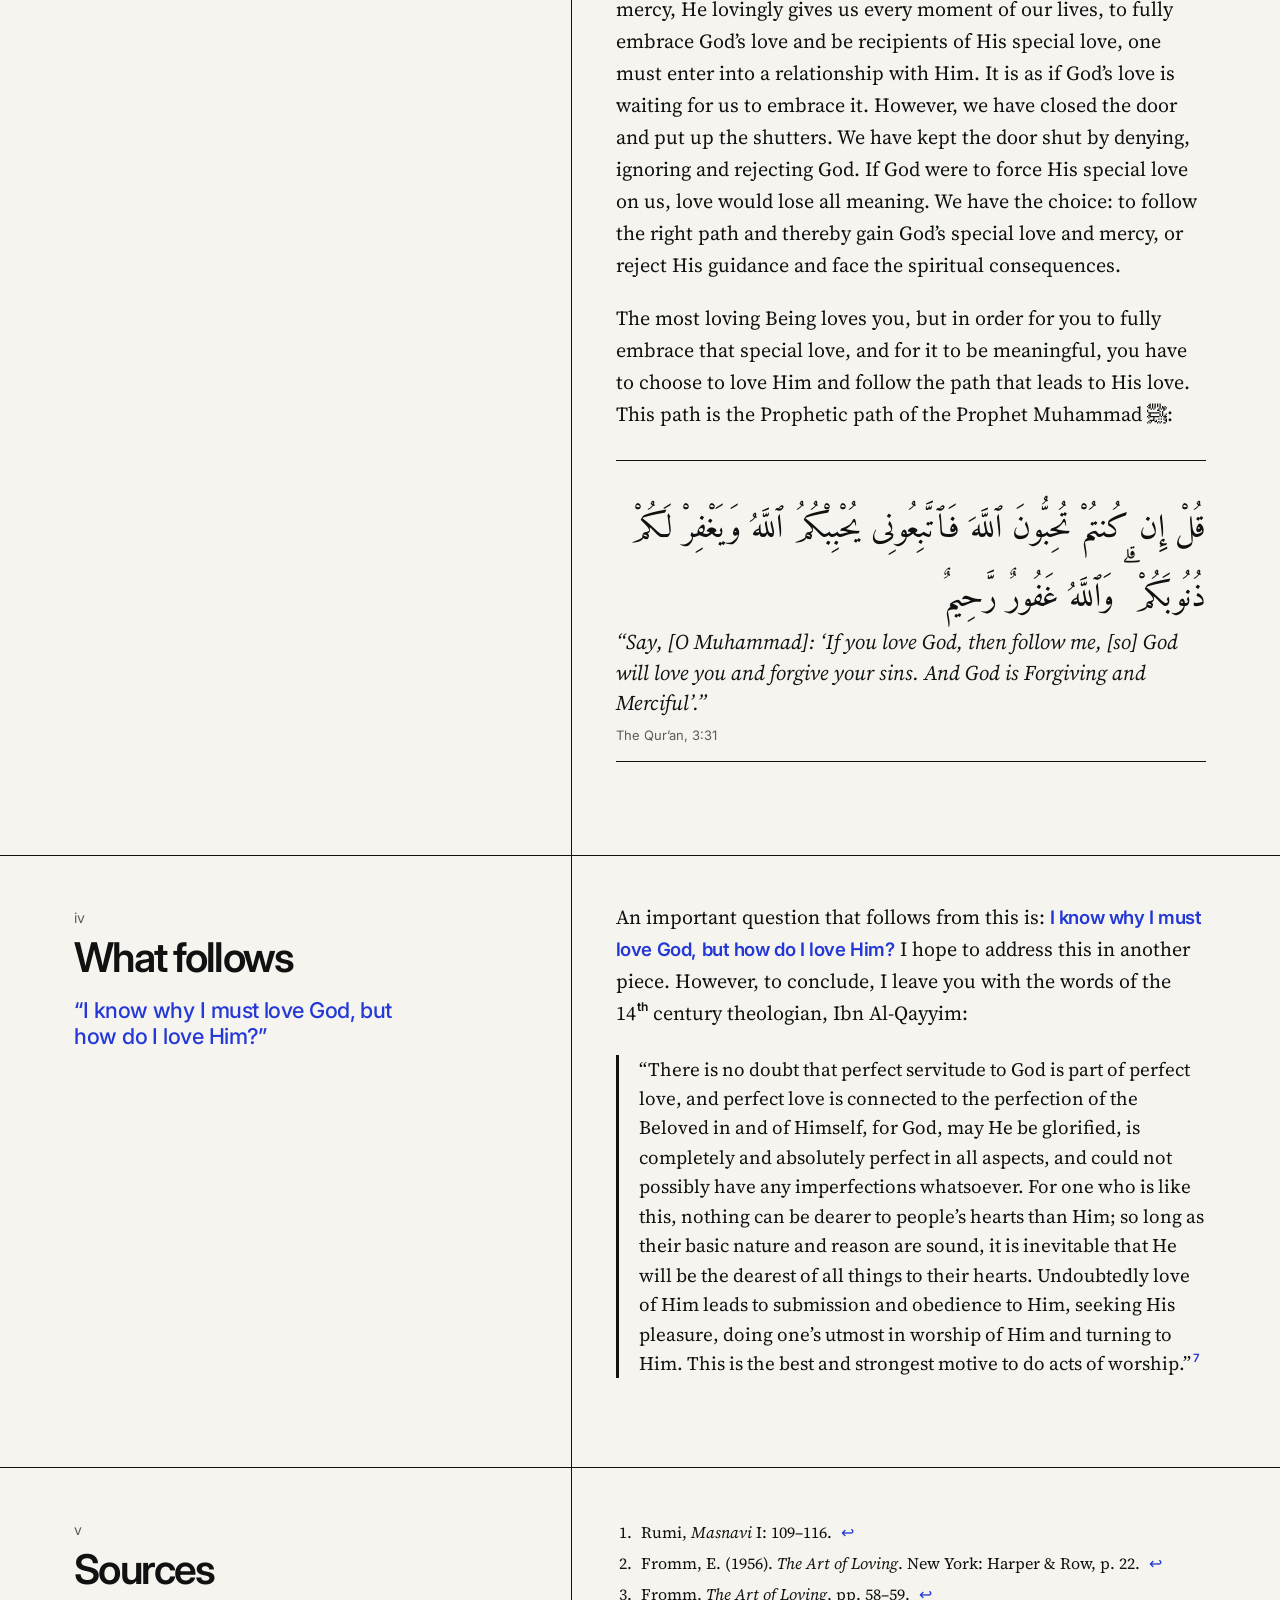
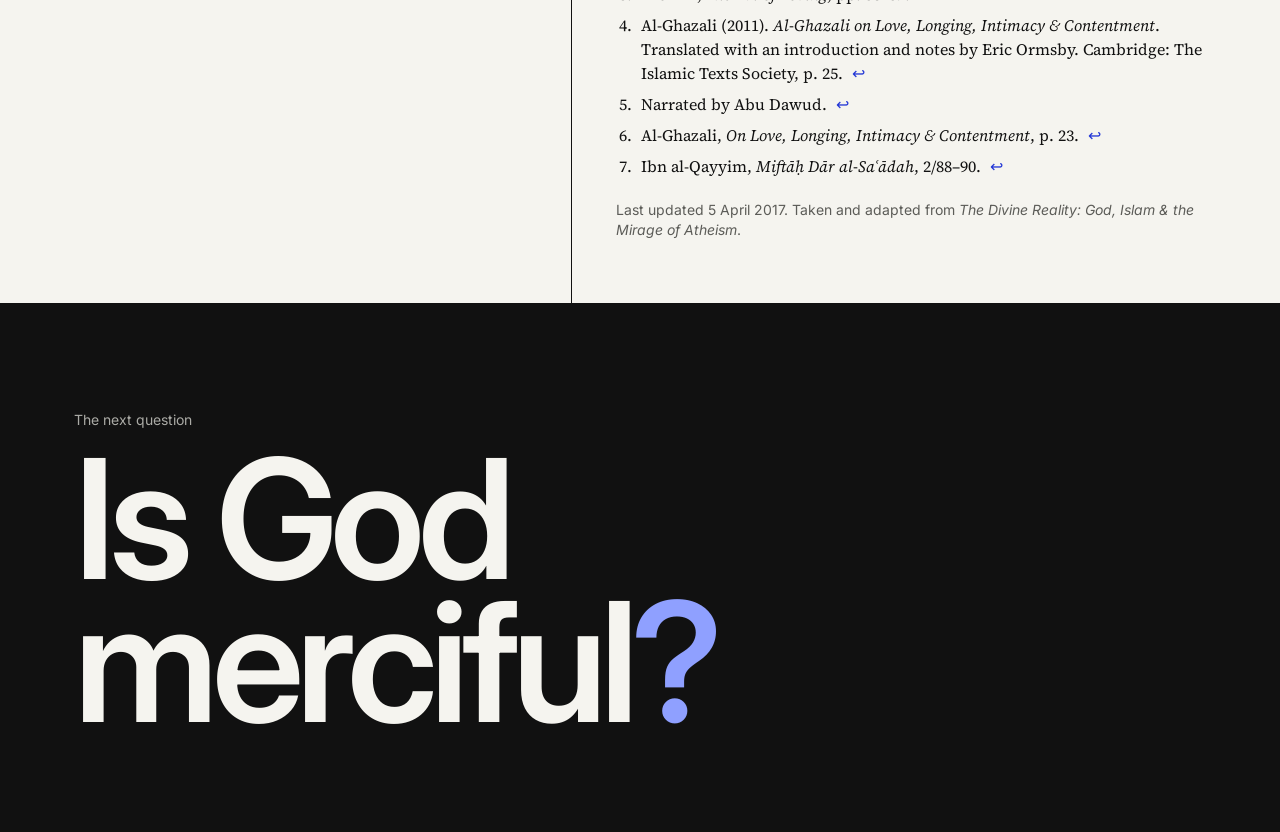
<file: in-question/essay.html>
<!doctype html>
<html lang="en">
<head>
<meta charset="utf-8">
<meta name="viewport" content="width=device-width, initial-scale=1">
<meta name="robots" content="noindex, nofollow">
<link rel="icon" href="data:,">
<title>Why love God? · mockup 3, In Question</title>
<link rel="preconnect" href="https://fonts.googleapis.com">
<link rel="preconnect" href="https://fonts.gstatic.com" crossorigin>
<link rel="stylesheet" href="https://fonts.googleapis.com/css2?family=Inter:opsz,wght@14..32,400..700&family=Source+Serif+4:ital,opsz,wght@0,8..60,400..600;1,8..60,400..600&family=Amiri+Quran&display=swap">
<link rel="stylesheet" href="../shared/mock.css">
<link rel="stylesheet" href="in-question.css">
</head>
<body>

<nav class="mockbar" aria-label="Mockup pages (not part of the design)">
  <a href="../index.html">All six mockups</a>
  <span>1 Marginalia <a href="../marginalia/index.html">home</a> <a href="../marginalia/essay.html">essay</a></span>
  <span>2 The Lit Window <a href="../lit-window/index.html">home</a> <a href="../lit-window/essay.html">essay</a></span>
  <span>3 In Question <a href="index.html">home</a> <a href="essay.html" aria-current="page">essay</a></span>
  <span class="mockbar__note">Design mockups for review · not the official site</span>
</nav>

<header class="top">
  <a href="index.html">Hamza Andreas Tzortzis</a>
  <nav aria-label="Sections">
    <a href="index.html#questions">Questions A–Z</a>
    <a href="index.html#book">The book</a>
    <a href="index.html#across">Debates</a>
    <a class="keep" href="#-">Menu</a>
  </nav>
</header>

<main>
<article>
  <header class="title">
    <p class="meta"><a href="index.html#questions">Questions</a> &nbsp;·&nbsp; Spirituality &nbsp;·&nbsp; 04 / 09</p>
    <h1 class="q">Why love<br>God<i>?</i></h1>
    <div class="title__row">
      <p class="meta">Answered 5 April 2017<br>9 minutes<br>Adapted from <i>The Divine Reality</i><br>† Published as “Why Love God”. The question mark is this design’s.</p>
      <p class="title__sum">On the love we have for ourselves, the mercy we are shown, and where both lead.</p>
    </div>
  </header>

  <section class="part">
    <div class="part__q"><div>
        <span class="meta">i</span>
        <h2 class="q">The opening</h2>
    </div></div>
    <div class="part__a">

      <p class="epigraph">“Whilst the pen was making haste in writing, it split upon itself as soon as it came to Love.”<sup><a href="#fn1" id="fr1" aria-label="Note 1">1</a></sup></p>

      <p class="first">Rumi was right. When pen is put to paper and writes about love, it breaks in two. Trying to describe love is almost impossible. Love is truly a powerful, unique and irresistible force or feeling. When we try and express our love, we find it very hard to find the right words. The expressions we use do not fully represent what is burning deep down inside our hearts. This may explain why we associate love with actions and not just words. We embrace each other, buy our loved ones gifts, send our partners a bunch of flowers, or take them out for a romantic dinner. Love is not just an internal feeling; it is a way of being, a way of behaving. The psychologist Erich Fromm described love as “an activity, not a passive effect”.<sup><a href="#fn2" id="fr2" aria-label="Note 2">2</a></sup></p>

    </div>
  </section>

  <section class="part">
    <div class="part__q"><div>
        <span class="meta">ii</span>
        <h2 class="q">Loving yourself, loving God</h2>
        <p class="part__pull">“If we cannot love ourselves, how then can we love other people?”</p>
    </div></div>
    <div class="part__a">

      <p>There are many types of love and one of these includes self-love. This type occurs due to the desire to prolong our existence, feel pleasure and avoid pain, as well as the need to satisfy our human needs and motivations. We all have this natural love for ourselves. Ultimately we want to be happy and content. Erich Fromm argued that loving oneself is not a form of arrogance or egocentricity. Rather, self-love is about caring, taking responsibility and having respect for ourselves.</p>

      <p>This type of love is necessary in order to love others. <span class="ask">If we cannot love ourselves, how then can we love other people?</span> There is nothing closer to us than our own selves; if we cannot care for and respect ourselves, how then can we care for and respect others? Loving ourselves is a form of ‘self-empathy’. We connect with our own feelings, thoughts and aspirations. If we cannot connect with our own selves, how then can we empathise and connect with others? Eric Fromm echoes this idea by saying that love “implies that respect for one’s own integrity and uniqueness, love for an understanding of one’s own self, cannot be separated from respect and love and understanding for another individual.”<sup><a href="#fn3" id="fr3" aria-label="Note 3">3</a></sup></p>

      <p>Although, due to loving others, we may sacrifice and disadvantage ourselves, these sacrifices are always for a greater form of happiness. Consider, for example, when someone goes without food to feed others. This person may have felt the pain of hunger; however he also achieved a greater overall happiness because the pain of seeing others go without was greater than the discomfort caused by the lack of food. Such sacrifices, although can be perceived as negative, are ultimately for a greater happiness. From a deeper, Islamic point of view, going without to ensure others are satisfied is the path that leads to ultimate happiness. The Divine blessings and rewards associated with sacrificing for our fellow humans, is ultimate eternal bliss – paradise. In this way, these sacrifices are to be understood as spiritual investments and not losing out. In summary, self love can include sacrificing and enduring hardship for others, because that will lead to a greater happiness and contentment.</p>

      <p>If a person’s love for himself is necessary, this should lead him to love the One who made him. <span class="ask">Why?</span> Because God is the source of love. He also created the physical causes and means in order for each person to achieve happiness and pleasure, as well as to avoid pain. God has freely given us every precious moment of our existence, yet we do not earn or own these moments. The great theologian Al-Ghazali aptly explains that if we love ourselves we must love God:</p>

      <blockquote class="cited"><p>“Therefore, if man’s love for himself be necessary, then his love for Him through whom, first his coming-to-be, and second, his continuance in his essential being with all his inward and outward traits, his substance and his accidents, occur must also be necessary. Whoever is so besotted by his fleshy appetites as to lack this love neglects his Lord and Creator. He possesses no authentic knowledge of Him; his gaze is limited to his cravings and to things of sense.”<sup><a href="#fn4" id="fr4" aria-label="Note 4">4</a></sup></p></blockquote>

    </div>
  </section>

  <section class="part">
    <div class="part__q"><div>
        <span class="meta">iii</span>
        <h2 class="q">God’s love is the purest</h2>
        <p class="part__pull">“How can we not love the One who is more loving than anything we can imagine?”</p>
    </div></div>
    <div class="part__a">

      <p>God is The-Loving. He has the purest form of love. This should make anyone want to love Him, and loving Him is a key part of worship. Imagine if I were to tell you that there was this person who was the most loving person ever, and that no other love could match his love, wouldn’t that instil a strong desire to get to know this person, and eventually love him too? God’s love is the purest and most intense form of love; therefore any sane person would want to love him too.</p>

      <p>Given that the English word for love encompasses a range of meanings; the best way to elaborate on the Islamic conception of God’s love is to look into the actual Qur’anic terms used to describe Divine love: His mercy, His special mercy and His special love. By understanding these terms and how they relate to the Divine nature, our hearts will learn to love God.</p>

      <h3>Mercy</h3>

      <p>It is said that another word for love is mercy. One of God’s names is The-Merciful; the Arabic word used is <em>Ar-Rahmaan</em>. This English translation does not fully represent the depth and intensity that the meaning this word carries. The name <em>Ar-Rahmaan</em> has three major connotations: the first is that God’s mercy is an intense mercy; the second is that His mercy is an immediate mercy; and the third is a mercy so powerful that nothing can stop it. God’s mercy encompasses all things and He prefers guidance for people. In God’s book, the Qur’an, He says,</p>

      <figure class="ayah">
        <p class="ayah__ar" lang="ar" dir="rtl">وَرَحْمَتِى وَسِعَتْ كُلَّ شَىْءٍ</p>
        <blockquote class="ayah__tr">“… but My mercy encompasses all things …”</blockquote>
        <figcaption>The Qur’an, 7:156</figcaption>
      </figure>

      <figure class="ayah">
        <p class="ayah__ar" lang="ar" dir="rtl">ٱلرَّحْمَـٰنُ ۝١ عَلَّمَ ٱلْقُرْءَانَ ۝٢</p>
        <blockquote class="ayah__tr">“It is the Lord of Mercy who taught the Qur’an.”</blockquote>
        <figcaption>The Qur’an, 55:1–2</figcaption>
      </figure>

      <p>In the above verse, God says He is The-Merciful, which can be understood as the “Lord of Mercy”, and that He taught the Qur’an. This is a linguistic indication to highlight that the Qur’an was revealed as a manifestation of God’s mercy. In other words, the Qur’an is like one big love-letter to humanity. Just like with true love, the one who loves wants good for the beloved, and warns them of pitfalls and obstacles, and shows them the way to happiness. The Qur’an is not different: it calls out to humanity, and it also warns and expresses glad tidings.</p>

      <h3>Special mercy</h3>

      <p>Connected to <em>Ar-Rahmaan</em>, is <em>Ar-Raheem</em>. This name shares the same root as the previous, which comes from the Arabic word for womb. The difference in meaning however is significant. <em>Ar-Raheem</em> refers to a special mercy for those who want to embrace it. Whoever chooses to accept God’s guidance has essentially accepted His special mercy. This special mercy is for the believers and it is manifested in paradise; unending blissful peace with God.</p>

      <h3>Special love</h3>

      <p>According to the Qur’an, God is The-Loving. The Arabic name is <em>Al-Wadood</em>. This refers to a special love that is apparent. It comes from the word <em>wud</em>, which means expressing love through the act of giving:</p>

      <figure class="ayah">
        <p class="ayah__ar" lang="ar" dir="rtl">وَهُوَ ٱلْغَفُورُ ٱلْوَدُودُ</p>
        <blockquote class="ayah__tr">“And He is the Forgiving, The Loving.”</blockquote>
        <figcaption>The Qur’an, 85:14</figcaption>
      </figure>

      <p>God’s love transcends all of the different types of love. His love is greater than all worldly forms of love. For example, a mother’s love, although selfless, is based on her internal need to love her child. It completes her, and through her sacrifices she feels whole and fulfilled. God is an independent Being who is self-sufficient and perfect; He does not require anything. God’s love is not based on a need or want; it is therefore the purest form of love, because He gains absolutely nothing from loving us.</p>

      <p><span class="ask">In this light, how can we not love the One who is more loving than anything we can imagine?</span> The Prophet Muhammad ﷺ said, “God is more affectionate to His servants than a mother to her children.”<sup><a href="#fn5" id="fr5" aria-label="Note 5">5</a></sup></p>

      <p>If God is the most loving, and His love is greater than the greatest worldly love we have experienced, this should instil in us a deeper love for God. Significantly, this should make us want to love Him by being one of His servants. Al-Ghazali aptly said, “For those endowed with insight there is in reality no object of love but God, nor does anyone but He deserve love.”<sup><a href="#fn6" id="fr6" aria-label="Note 6">6</a></sup></p>

      <p>From a spiritual perspective, God’s love is the greatest blessing anyone can ever achieve, as it is a source of internal tranquillity, serenity, and eternal bliss in the hereafter. Not loving God is not only a form of ingratitude, but the greatest form of hate. Not loving the One who is the source of love is a rejection of that which enables love to occur and fill our hearts.</p>

      <p>God does not force His special love on us. Although, by His mercy, He lovingly gives us every moment of our lives, to fully embrace God’s love and be recipients of His special love, one must enter into a relationship with Him. It is as if God’s love is waiting for us to embrace it. However, we have closed the door and put up the shutters. We have kept the door shut by denying, ignoring and rejecting God. If God were to force His special love on us, love would lose all meaning. We have the choice: to follow the right path and thereby gain God’s special love and mercy, or reject His guidance and face the spiritual consequences.</p>

      <p>The most loving Being loves you, but in order for you to fully embrace that special love, and for it to be meaningful, you have to choose to love Him and follow the path that leads to His love. This path is the Prophetic path of the Prophet Muhammad ﷺ:</p>

      <figure class="ayah">
        <p class="ayah__ar" lang="ar" dir="rtl">قُلْ إِن كُنتُمْ تُحِبُّونَ ٱللَّهَ فَٱتَّبِعُونِى يُحْبِبْكُمُ ٱللَّهُ وَيَغْفِرْ لَكُمْ ذُنُوبَكُمْ ۗ وَٱللَّهُ غَفُورٌ رَّحِيمٌ</p>
        <blockquote class="ayah__tr">“Say, [O Muhammad]: ‘If you love God, then follow me, [so] God will love you and forgive your sins. And God is Forgiving and Merciful’.”</blockquote>
        <figcaption>The Qur’an, 3:31</figcaption>
      </figure>

    </div>
  </section>

  <section class="part">
    <div class="part__q"><div>
        <span class="meta">iv</span>
        <h2 class="q">What follows</h2>
        <p class="part__pull">“I know why I must love God, but how do I love Him?”</p>
    </div></div>
    <div class="part__a">

      <p>An important question that follows from this is: <span class="ask">I know why I must love God, but how do I love Him?</span> I hope to address this in another piece. However, to conclude, I leave you with the words of the 14<sup>th</sup> century theologian, Ibn Al-Qayyim:</p>

      <blockquote class="cited"><p>“There is no doubt that perfect servitude to God is part of perfect love, and perfect love is connected to the perfection of the Beloved in and of Himself, for God, may He be glorified, is completely and absolutely perfect in all aspects, and could not possibly have any imperfections whatsoever. For one who is like this, nothing can be dearer to people’s hearts than Him; so long as their basic nature and reason are sound, it is inevitable that He will be the dearest of all things to their hearts. Undoubtedly love of Him leads to submission and obedience to Him, seeking His pleasure, doing one’s utmost in worship of Him and turning to Him. This is the best and strongest motive to do acts of worship.”<sup><a href="#fn7" id="fr7" aria-label="Note 7">7</a></sup></p></blockquote>

    </div>
  </section>

  <section class="part">
    <div class="part__q"><div>
        <span class="meta">v</span>
        <h2 class="q">Sources</h2>
    </div></div>
    <div class="part__a sources">

      <ol>
        <li id="fn1">Rumi, <i>Masnavi</i> I: 109–116. <a href="#fr1" aria-label="Back to the text">↩</a></li>
        <li id="fn2">Fromm, E. (1956). <i>The Art of Loving</i>. New York: Harper &amp; Row, p. 22. <a href="#fr2" aria-label="Back to the text">↩</a></li>
        <li id="fn3">Fromm, <i>The Art of Loving</i>, pp. 58–59. <a href="#fr3" aria-label="Back to the text">↩</a></li>
        <li id="fn4">Al-Ghazali (2011). <i>Al-Ghazali on Love, Longing, Intimacy &amp; Contentment</i>. Translated with an introduction and notes by Eric Ormsby. Cambridge: The Islamic Texts Society, p. 25. <a href="#fr4" aria-label="Back to the text">↩</a></li>
        <li id="fn5">Narrated by Abu Dawud. <a href="#fr5" aria-label="Back to the text">↩</a></li>
        <li id="fn6">Al-Ghazali, <i>On Love, Longing, Intimacy &amp; Contentment</i>, p. 23. <a href="#fr6" aria-label="Back to the text">↩</a></li>
        <li id="fn7">Ibn al-Qayyim, <i>Miftāḥ Dār al-Saʿādah</i>, 2/88–90. <a href="#fr7" aria-label="Back to the text">↩</a></li>
      </ol>
      <p class="meta" style="margin-top:22px">Last updated 5 April 2017. Taken and adapted from <i>The Divine Reality: God, Islam &amp; the Mirage of Atheism</i>.</p>

    </div>
  </section>

</article>

<a class="nextq" href="index.html" title="Not built in this mockup: this returns to the questions"><span class="meta">The next question</span><span class="q">Is God<br>merciful<i>?</i></span></a>
</main>

<script src="in-question.js"></script>
</body>
</html>
</file>
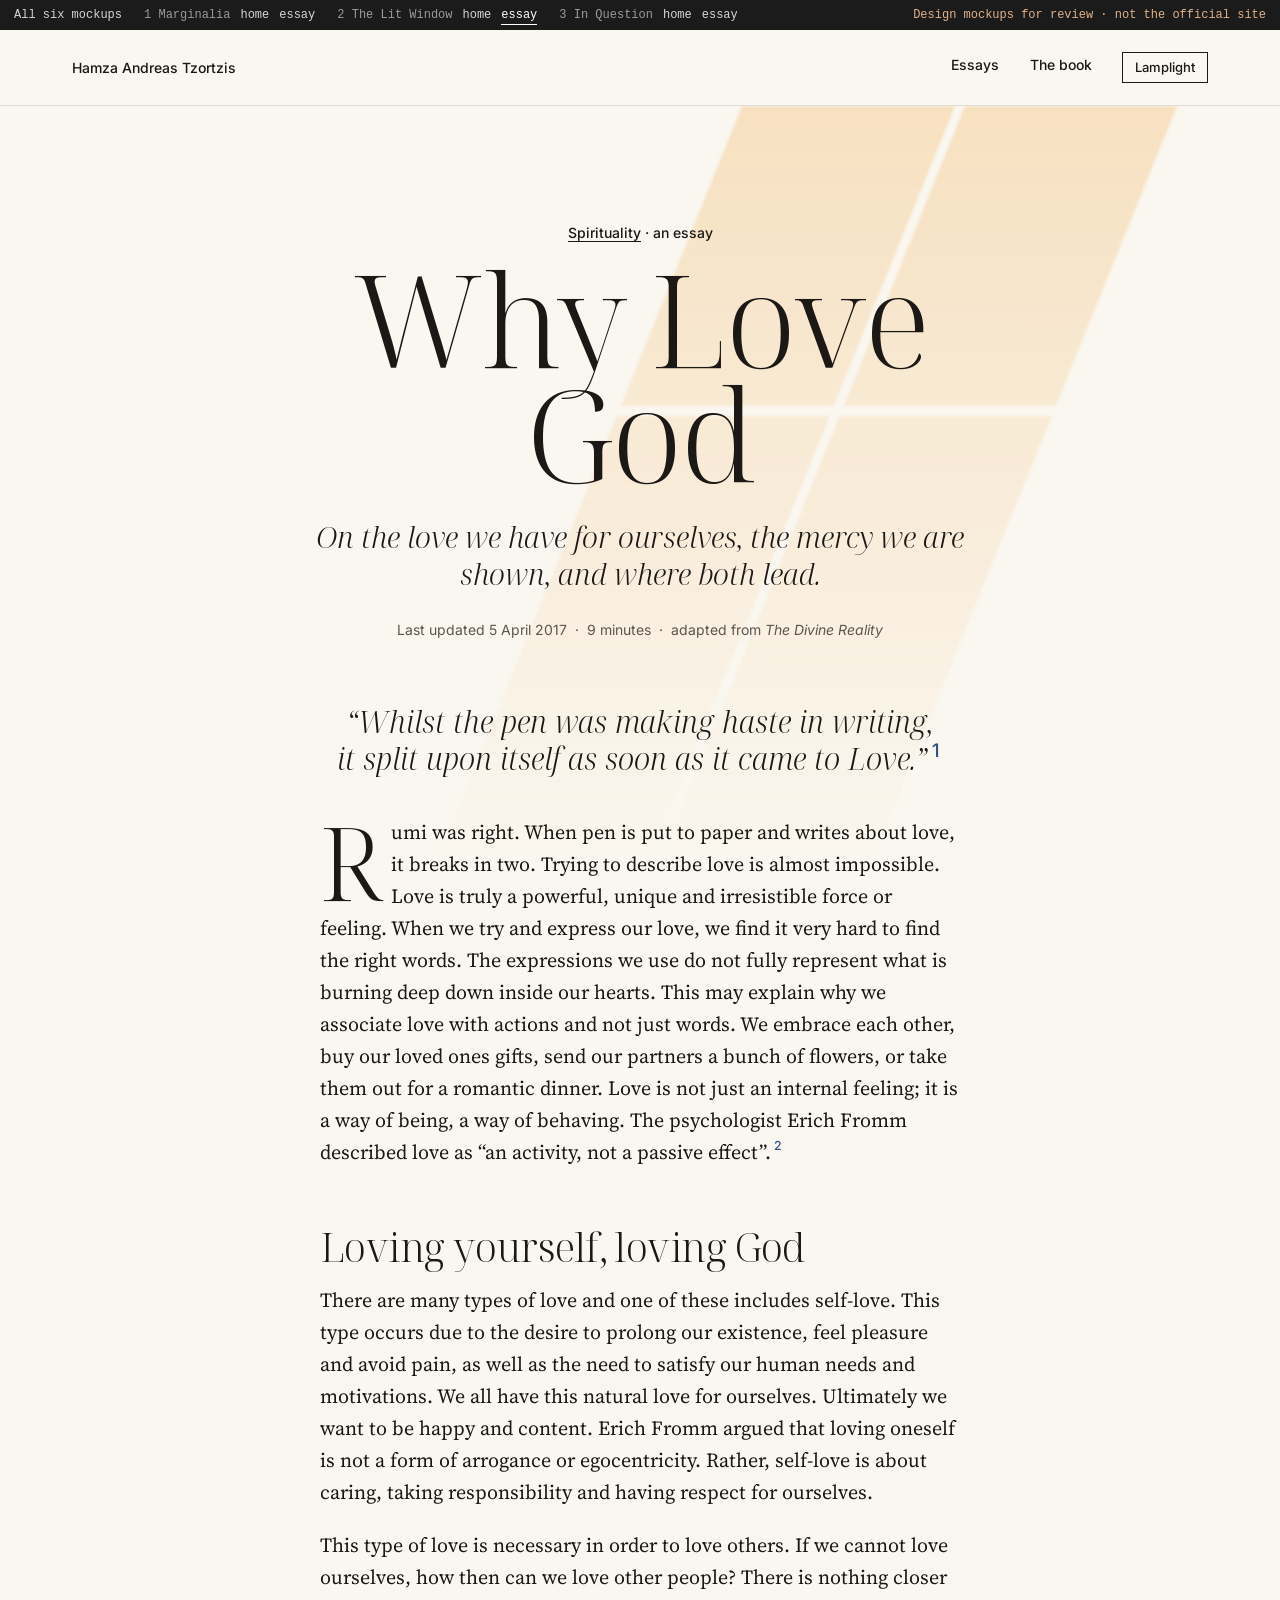
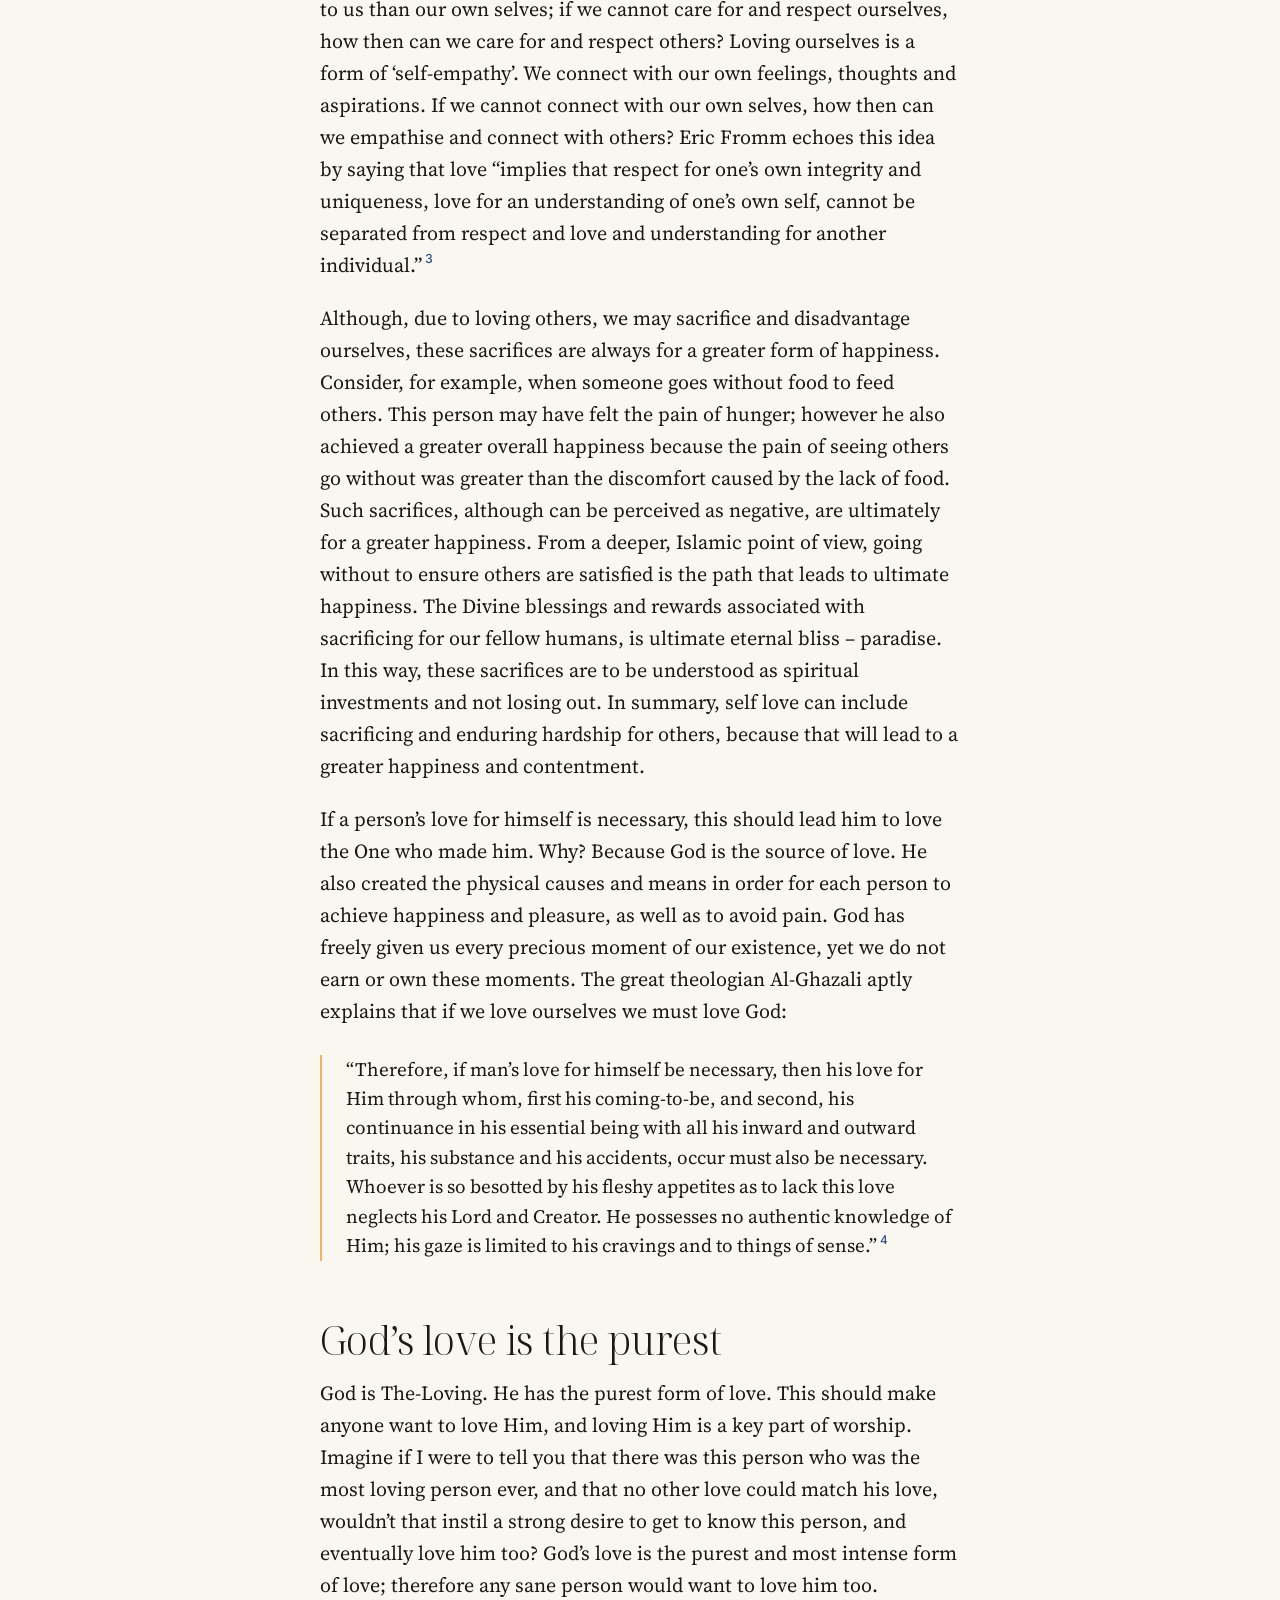
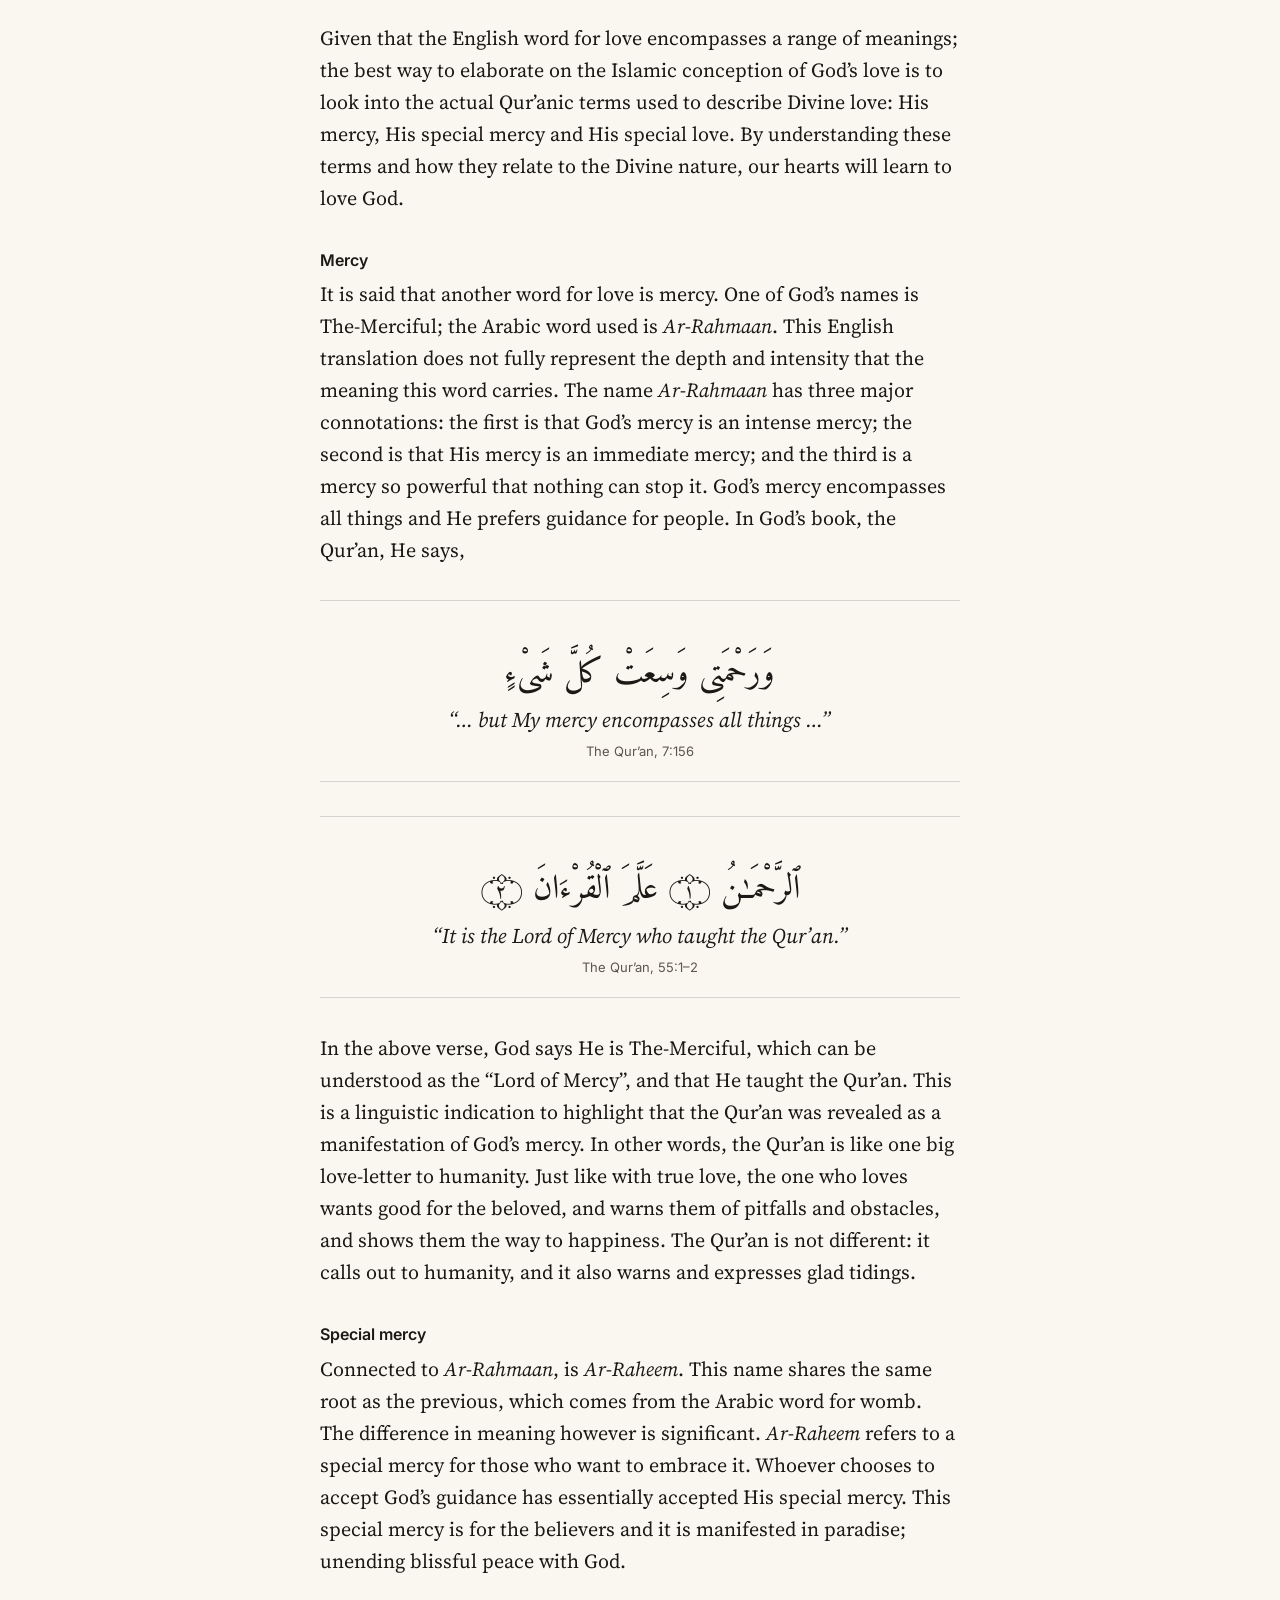
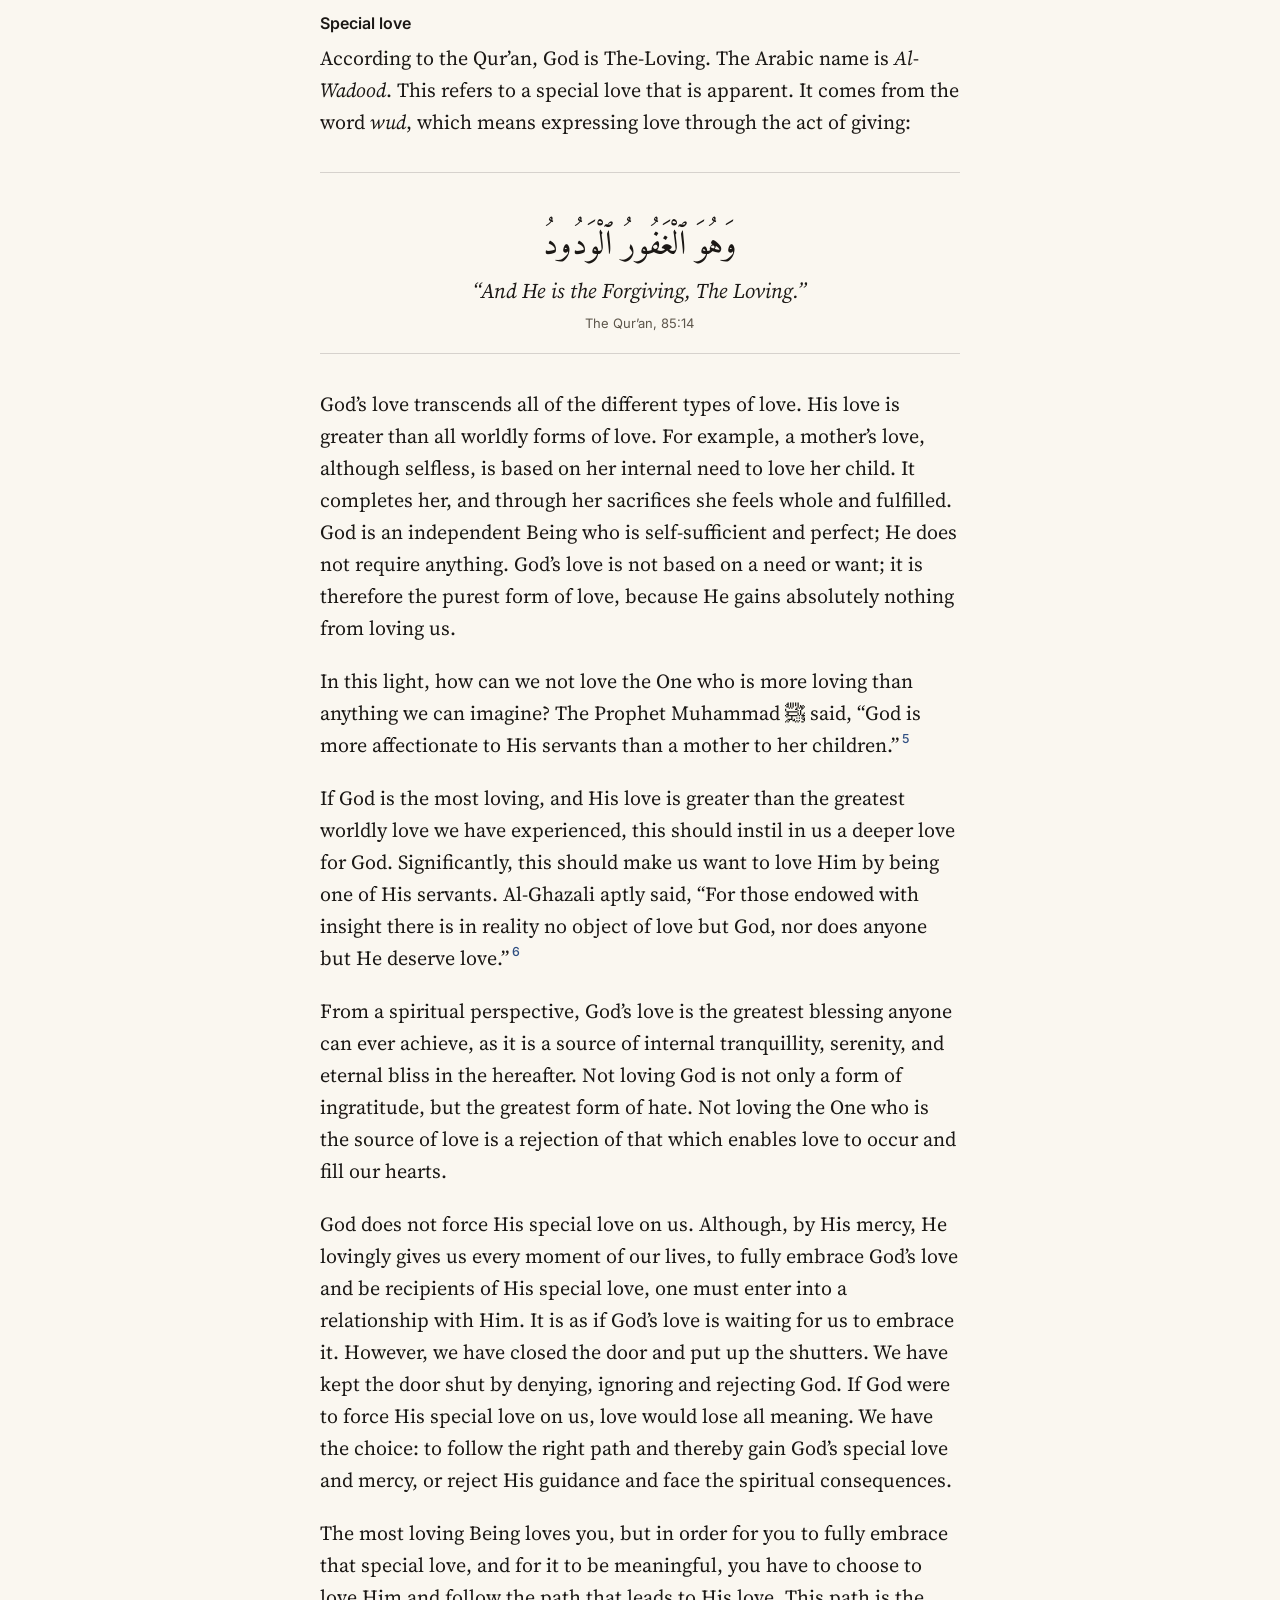
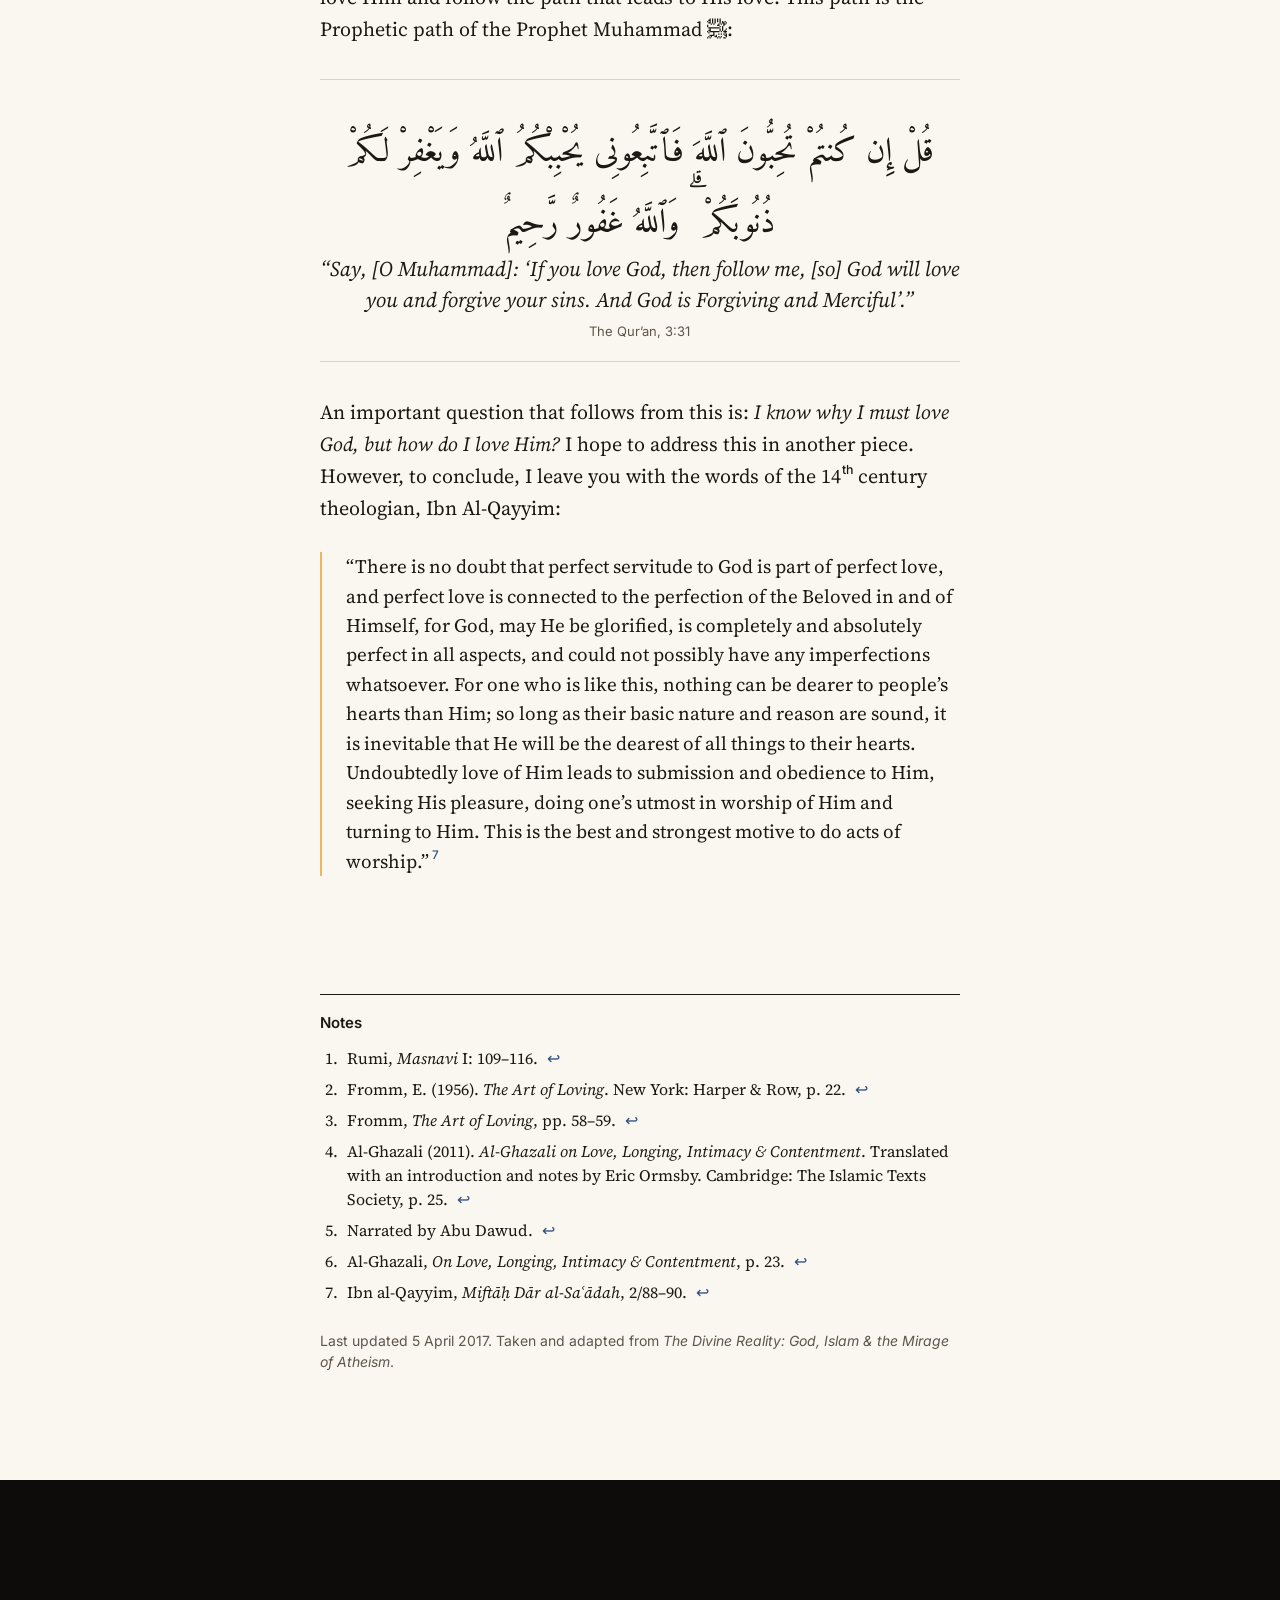
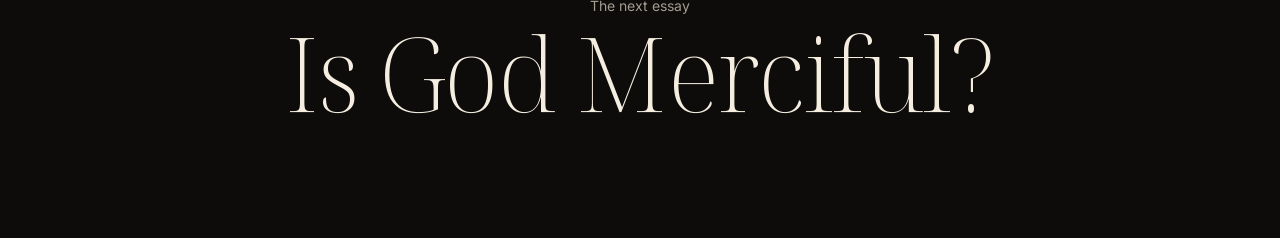
<file: lit-window/essay.html>
<!doctype html>
<html lang="en">
<head>
<meta charset="utf-8">
<meta name="viewport" content="width=device-width, initial-scale=1">
<meta name="robots" content="noindex, nofollow">
<link rel="icon" href="data:,">
<title>Why Love God · mockup 2, The Lit Window</title>
<link rel="preconnect" href="https://fonts.googleapis.com">
<link rel="preconnect" href="https://fonts.gstatic.com" crossorigin>
<link rel="stylesheet" href="https://fonts.googleapis.com/css2?family=Noto+Serif+Display:ital,wght@0,200..500;1,200..500&family=Source+Serif+4:ital,opsz,wght@0,8..60,300..600;1,8..60,300..600&family=Inter:wght@400;500;600&family=Amiri+Quran&display=swap">
<link rel="stylesheet" href="../shared/mock.css">
<link rel="stylesheet" href="lit-window.css">
</head>
<body>

<nav class="mockbar" aria-label="Mockup pages (not part of the design)">
  <a href="../index.html">All six mockups</a>
  <span>1 Marginalia <a href="../marginalia/index.html">home</a> <a href="../marginalia/essay.html">essay</a></span>
  <span>2 The Lit Window <a href="index.html">home</a> <a href="essay.html" aria-current="page">essay</a></span>
  <span>3 In Question <a href="../in-question/index.html">home</a> <a href="../in-question/essay.html">essay</a></span>
  <span class="mockbar__note">Design mockups for review · not the official site</span>
</nav>

<header class="bar bar--paper">
  <a href="index.html">Hamza Andreas Tzortzis</a>
  <nav aria-label="Sections">
    <a href="index.html#essays">Essays</a>
    <a href="index.html#book">The book</a>
    <button class="lamp-toggle" type="button" data-lamp aria-pressed="false">Lamplight</button>
  </nav>
</header>

<main>
<article class="read">
  <span class="read__wash" aria-hidden="true"></span>
  <header class="read__head">
    <p class="read__topic"><a href="index.html#questions">Spirituality</a> · an essay</p>
    <h1 class="read__title">Why Love God</h1>
    <p class="read__sum">On the love we have for ourselves, the mercy we are shown, and where both lead.</p>
    <p class="read__meta">Last updated 5 April 2017 &nbsp;·&nbsp; 9 minutes &nbsp;·&nbsp; adapted from <i>The Divine Reality</i></p>
  </header>

  <div class="read__body">

      <p class="epigraph">“Whilst the pen was making haste in writing, it split upon itself as soon as it came to Love.”<sup><a href="#fn1" id="fr1" aria-label="Note 1">1</a></sup></p>

      <p class="first">Rumi was right. When pen is put to paper and writes about love, it breaks in two. Trying to describe love is almost impossible. Love is truly a powerful, unique and irresistible force or feeling. When we try and express our love, we find it very hard to find the right words. The expressions we use do not fully represent what is burning deep down inside our hearts. This may explain why we associate love with actions and not just words. We embrace each other, buy our loved ones gifts, send our partners a bunch of flowers, or take them out for a romantic dinner. Love is not just an internal feeling; it is a way of being, a way of behaving. The psychologist Erich Fromm described love as “an activity, not a passive effect”.<sup><a href="#fn2" id="fr2" aria-label="Note 2">2</a></sup></p>

      <h2 id="s1">Loving yourself, loving God</h2>

      <p>There are many types of love and one of these includes self-love. This type occurs due to the desire to prolong our existence, feel pleasure and avoid pain, as well as the need to satisfy our human needs and motivations. We all have this natural love for ourselves. Ultimately we want to be happy and content. Erich Fromm argued that loving oneself is not a form of arrogance or egocentricity. Rather, self-love is about caring, taking responsibility and having respect for ourselves.</p>

      <p>This type of love is necessary in order to love others. If we cannot love ourselves, how then can we love other people? There is nothing closer to us than our own selves; if we cannot care for and respect ourselves, how then can we care for and respect others? Loving ourselves is a form of ‘self-empathy’. We connect with our own feelings, thoughts and aspirations. If we cannot connect with our own selves, how then can we empathise and connect with others? Eric Fromm echoes this idea by saying that love “implies that respect for one’s own integrity and uniqueness, love for an understanding of one’s own self, cannot be separated from respect and love and understanding for another individual.”<sup><a href="#fn3" id="fr3" aria-label="Note 3">3</a></sup></p>

      <p>Although, due to loving others, we may sacrifice and disadvantage ourselves, these sacrifices are always for a greater form of happiness. Consider, for example, when someone goes without food to feed others. This person may have felt the pain of hunger; however he also achieved a greater overall happiness because the pain of seeing others go without was greater than the discomfort caused by the lack of food. Such sacrifices, although can be perceived as negative, are ultimately for a greater happiness. From a deeper, Islamic point of view, going without to ensure others are satisfied is the path that leads to ultimate happiness. The Divine blessings and rewards associated with sacrificing for our fellow humans, is ultimate eternal bliss – paradise. In this way, these sacrifices are to be understood as spiritual investments and not losing out. In summary, self love can include sacrificing and enduring hardship for others, because that will lead to a greater happiness and contentment.</p>

      <p>If a person’s love for himself is necessary, this should lead him to love the One who made him. Why? Because God is the source of love. He also created the physical causes and means in order for each person to achieve happiness and pleasure, as well as to avoid pain. God has freely given us every precious moment of our existence, yet we do not earn or own these moments. The great theologian Al-Ghazali aptly explains that if we love ourselves we must love God:</p>

      <blockquote class="cited"><p>“Therefore, if man’s love for himself be necessary, then his love for Him through whom, first his coming-to-be, and second, his continuance in his essential being with all his inward and outward traits, his substance and his accidents, occur must also be necessary. Whoever is so besotted by his fleshy appetites as to lack this love neglects his Lord and Creator. He possesses no authentic knowledge of Him; his gaze is limited to his cravings and to things of sense.”<sup><a href="#fn4" id="fr4" aria-label="Note 4">4</a></sup></p></blockquote>

      <h2 id="s2">God’s love is the purest</h2>

      <p>God is The-Loving. He has the purest form of love. This should make anyone want to love Him, and loving Him is a key part of worship. Imagine if I were to tell you that there was this person who was the most loving person ever, and that no other love could match his love, wouldn’t that instil a strong desire to get to know this person, and eventually love him too? God’s love is the purest and most intense form of love; therefore any sane person would want to love him too.</p>

      <p>Given that the English word for love encompasses a range of meanings; the best way to elaborate on the Islamic conception of God’s love is to look into the actual Qur’anic terms used to describe Divine love: His mercy, His special mercy and His special love. By understanding these terms and how they relate to the Divine nature, our hearts will learn to love God.</p>

      <h3>Mercy</h3>

      <p>It is said that another word for love is mercy. One of God’s names is The-Merciful; the Arabic word used is <em>Ar-Rahmaan</em>. This English translation does not fully represent the depth and intensity that the meaning this word carries. The name <em>Ar-Rahmaan</em> has three major connotations: the first is that God’s mercy is an intense mercy; the second is that His mercy is an immediate mercy; and the third is a mercy so powerful that nothing can stop it. God’s mercy encompasses all things and He prefers guidance for people. In God’s book, the Qur’an, He says,</p>

      <figure class="ayah">
        <p class="ayah__ar" lang="ar" dir="rtl">وَرَحْمَتِى وَسِعَتْ كُلَّ شَىْءٍ</p>
        <blockquote class="ayah__tr">“… but My mercy encompasses all things …”</blockquote>
        <figcaption>The Qur’an, 7:156</figcaption>
      </figure>

      <figure class="ayah">
        <p class="ayah__ar" lang="ar" dir="rtl">ٱلرَّحْمَـٰنُ ۝١ عَلَّمَ ٱلْقُرْءَانَ ۝٢</p>
        <blockquote class="ayah__tr">“It is the Lord of Mercy who taught the Qur’an.”</blockquote>
        <figcaption>The Qur’an, 55:1–2</figcaption>
      </figure>

      <p>In the above verse, God says He is The-Merciful, which can be understood as the “Lord of Mercy”, and that He taught the Qur’an. This is a linguistic indication to highlight that the Qur’an was revealed as a manifestation of God’s mercy. In other words, the Qur’an is like one big love-letter to humanity. Just like with true love, the one who loves wants good for the beloved, and warns them of pitfalls and obstacles, and shows them the way to happiness. The Qur’an is not different: it calls out to humanity, and it also warns and expresses glad tidings.</p>

      <h3>Special mercy</h3>

      <p>Connected to <em>Ar-Rahmaan</em>, is <em>Ar-Raheem</em>. This name shares the same root as the previous, which comes from the Arabic word for womb. The difference in meaning however is significant. <em>Ar-Raheem</em> refers to a special mercy for those who want to embrace it. Whoever chooses to accept God’s guidance has essentially accepted His special mercy. This special mercy is for the believers and it is manifested in paradise; unending blissful peace with God.</p>

      <h3>Special love</h3>

      <p>According to the Qur’an, God is The-Loving. The Arabic name is <em>Al-Wadood</em>. This refers to a special love that is apparent. It comes from the word <em>wud</em>, which means expressing love through the act of giving:</p>

      <figure class="ayah">
        <p class="ayah__ar" lang="ar" dir="rtl">وَهُوَ ٱلْغَفُورُ ٱلْوَدُودُ</p>
        <blockquote class="ayah__tr">“And He is the Forgiving, The Loving.”</blockquote>
        <figcaption>The Qur’an, 85:14</figcaption>
      </figure>

      <p>God’s love transcends all of the different types of love. His love is greater than all worldly forms of love. For example, a mother’s love, although selfless, is based on her internal need to love her child. It completes her, and through her sacrifices she feels whole and fulfilled. God is an independent Being who is self-sufficient and perfect; He does not require anything. God’s love is not based on a need or want; it is therefore the purest form of love, because He gains absolutely nothing from loving us.</p>

      <p>In this light, how can we not love the One who is more loving than anything we can imagine? The Prophet Muhammad ﷺ said, “God is more affectionate to His servants than a mother to her children.”<sup><a href="#fn5" id="fr5" aria-label="Note 5">5</a></sup></p>

      <p>If God is the most loving, and His love is greater than the greatest worldly love we have experienced, this should instil in us a deeper love for God. Significantly, this should make us want to love Him by being one of His servants. Al-Ghazali aptly said, “For those endowed with insight there is in reality no object of love but God, nor does anyone but He deserve love.”<sup><a href="#fn6" id="fr6" aria-label="Note 6">6</a></sup></p>

      <p>From a spiritual perspective, God’s love is the greatest blessing anyone can ever achieve, as it is a source of internal tranquillity, serenity, and eternal bliss in the hereafter. Not loving God is not only a form of ingratitude, but the greatest form of hate. Not loving the One who is the source of love is a rejection of that which enables love to occur and fill our hearts.</p>

      <p>God does not force His special love on us. Although, by His mercy, He lovingly gives us every moment of our lives, to fully embrace God’s love and be recipients of His special love, one must enter into a relationship with Him. It is as if God’s love is waiting for us to embrace it. However, we have closed the door and put up the shutters. We have kept the door shut by denying, ignoring and rejecting God. If God were to force His special love on us, love would lose all meaning. We have the choice: to follow the right path and thereby gain God’s special love and mercy, or reject His guidance and face the spiritual consequences.</p>

      <p>The most loving Being loves you, but in order for you to fully embrace that special love, and for it to be meaningful, you have to choose to love Him and follow the path that leads to His love. This path is the Prophetic path of the Prophet Muhammad ﷺ:</p>

      <figure class="ayah">
        <p class="ayah__ar" lang="ar" dir="rtl">قُلْ إِن كُنتُمْ تُحِبُّونَ ٱللَّهَ فَٱتَّبِعُونِى يُحْبِبْكُمُ ٱللَّهُ وَيَغْفِرْ لَكُمْ ذُنُوبَكُمْ ۗ وَٱللَّهُ غَفُورٌ رَّحِيمٌ</p>
        <blockquote class="ayah__tr">“Say, [O Muhammad]: ‘If you love God, then follow me, [so] God will love you and forgive your sins. And God is Forgiving and Merciful’.”</blockquote>
        <figcaption>The Qur’an, 3:31</figcaption>
      </figure>

      <p>An important question that follows from this is: <em>I know why I must love God, but how do I love Him?</em> I hope to address this in another piece. However, to conclude, I leave you with the words of the 14<sup>th</sup> century theologian, Ibn Al-Qayyim:</p>

      <blockquote class="cited"><p>“There is no doubt that perfect servitude to God is part of perfect love, and perfect love is connected to the perfection of the Beloved in and of Himself, for God, may He be glorified, is completely and absolutely perfect in all aspects, and could not possibly have any imperfections whatsoever. For one who is like this, nothing can be dearer to people’s hearts than Him; so long as their basic nature and reason are sound, it is inevitable that He will be the dearest of all things to their hearts. Undoubtedly love of Him leads to submission and obedience to Him, seeking His pleasure, doing one’s utmost in worship of Him and turning to Him. This is the best and strongest motive to do acts of worship.”<sup><a href="#fn7" id="fr7" aria-label="Note 7">7</a></sup></p></blockquote>

  </div>

  <section class="notes" aria-labelledby="notes-t">
    <h2 id="notes-t">Notes</h2>
    <ol>
        <li id="fn1">Rumi, <i>Masnavi</i> I: 109–116. <a href="#fr1" aria-label="Back to the text">↩</a></li>
        <li id="fn2">Fromm, E. (1956). <i>The Art of Loving</i>. New York: Harper &amp; Row, p. 22. <a href="#fr2" aria-label="Back to the text">↩</a></li>
        <li id="fn3">Fromm, <i>The Art of Loving</i>, pp. 58–59. <a href="#fr3" aria-label="Back to the text">↩</a></li>
        <li id="fn4">Al-Ghazali (2011). <i>Al-Ghazali on Love, Longing, Intimacy &amp; Contentment</i>. Translated with an introduction and notes by Eric Ormsby. Cambridge: The Islamic Texts Society, p. 25. <a href="#fr4" aria-label="Back to the text">↩</a></li>
        <li id="fn5">Narrated by Abu Dawud. <a href="#fr5" aria-label="Back to the text">↩</a></li>
        <li id="fn6">Al-Ghazali, <i>On Love, Longing, Intimacy &amp; Contentment</i>, p. 23. <a href="#fr6" aria-label="Back to the text">↩</a></li>
        <li id="fn7">Ibn al-Qayyim, <i>Miftāḥ Dār al-Saʿādah</i>, 2/88–90. <a href="#fr7" aria-label="Back to the text">↩</a></li>
    </ol>
    <p class="notes__end">Last updated 5 April 2017. Taken and adapted from <i>The Divine Reality: God, Islam &amp; the Mirage of Atheism</i>.</p>
  </section>
</article>

<a class="next" href="index.html#essays" title="Not built in this mockup: this returns to the essays list"><small>The next essay</small><b>Is God Merciful?</b></a>
</main>

<script src="lit-window.js"></script>
</body>
</html>
</file>
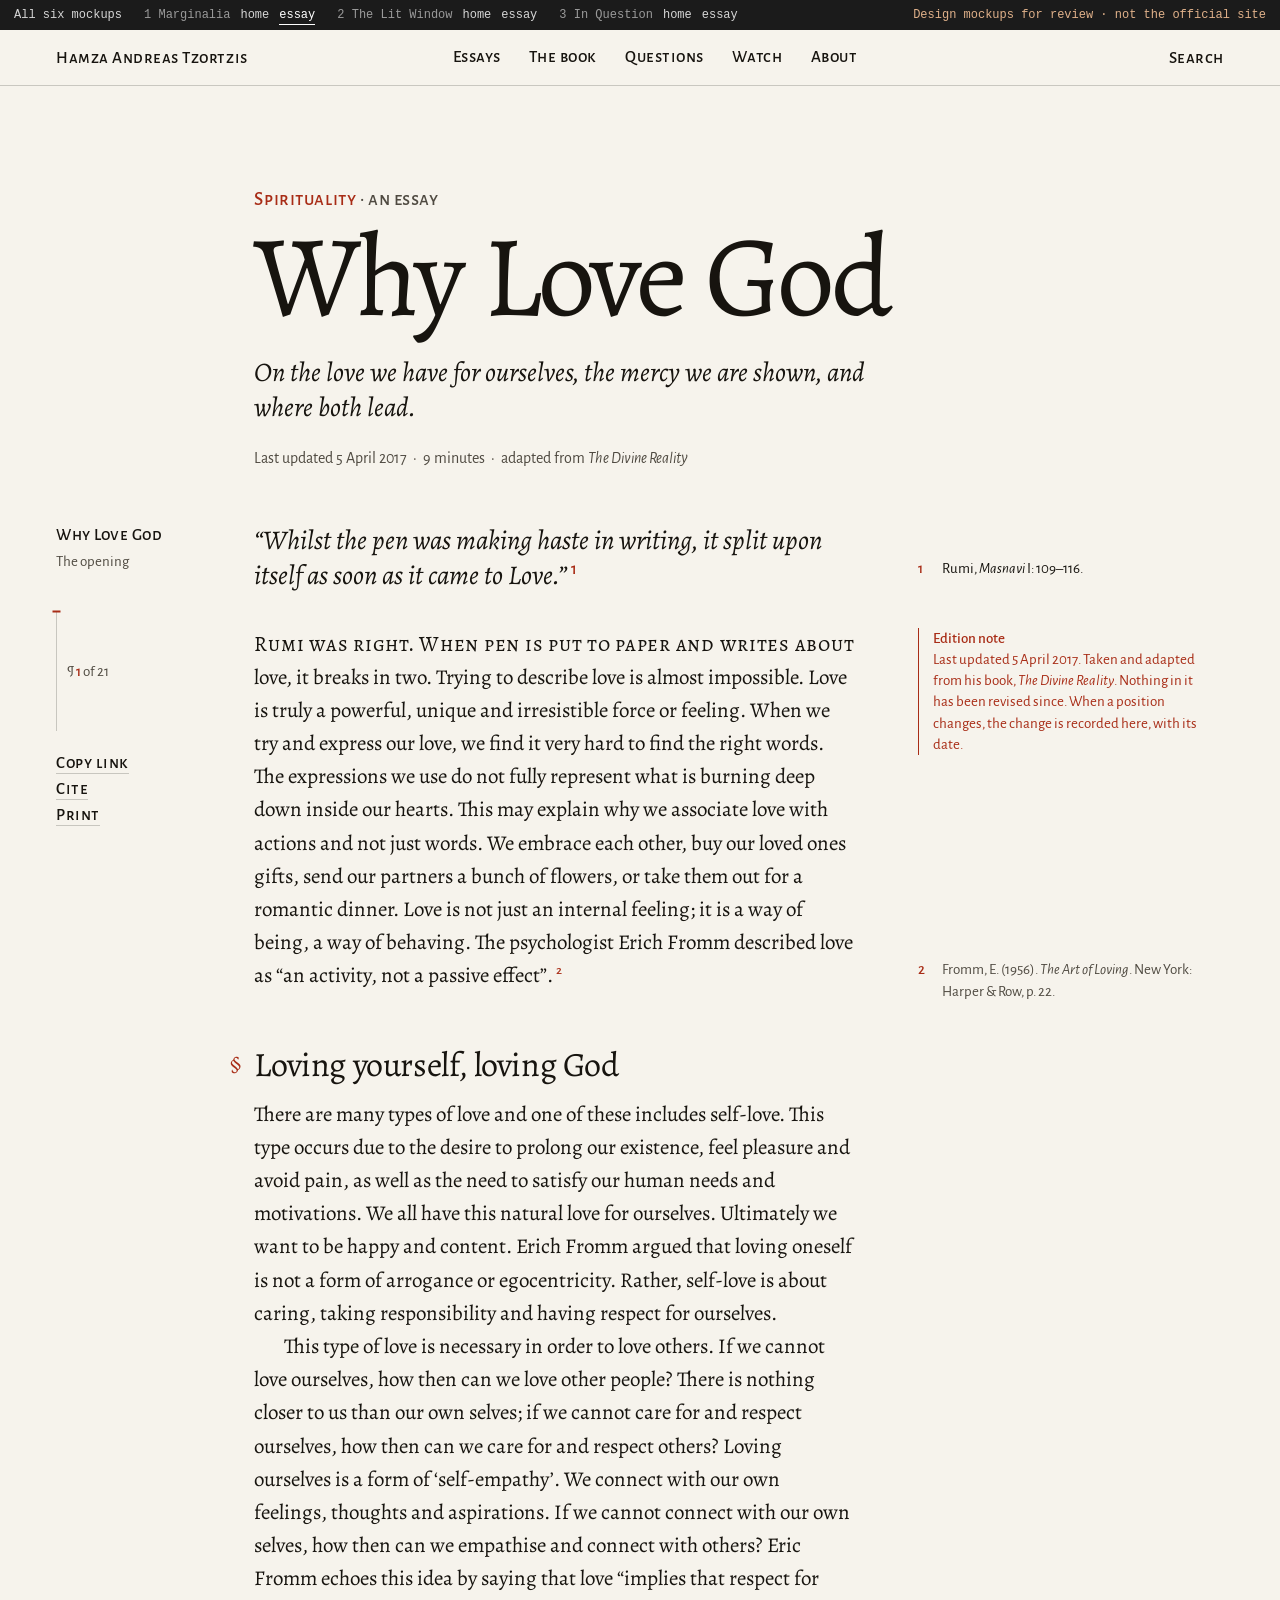
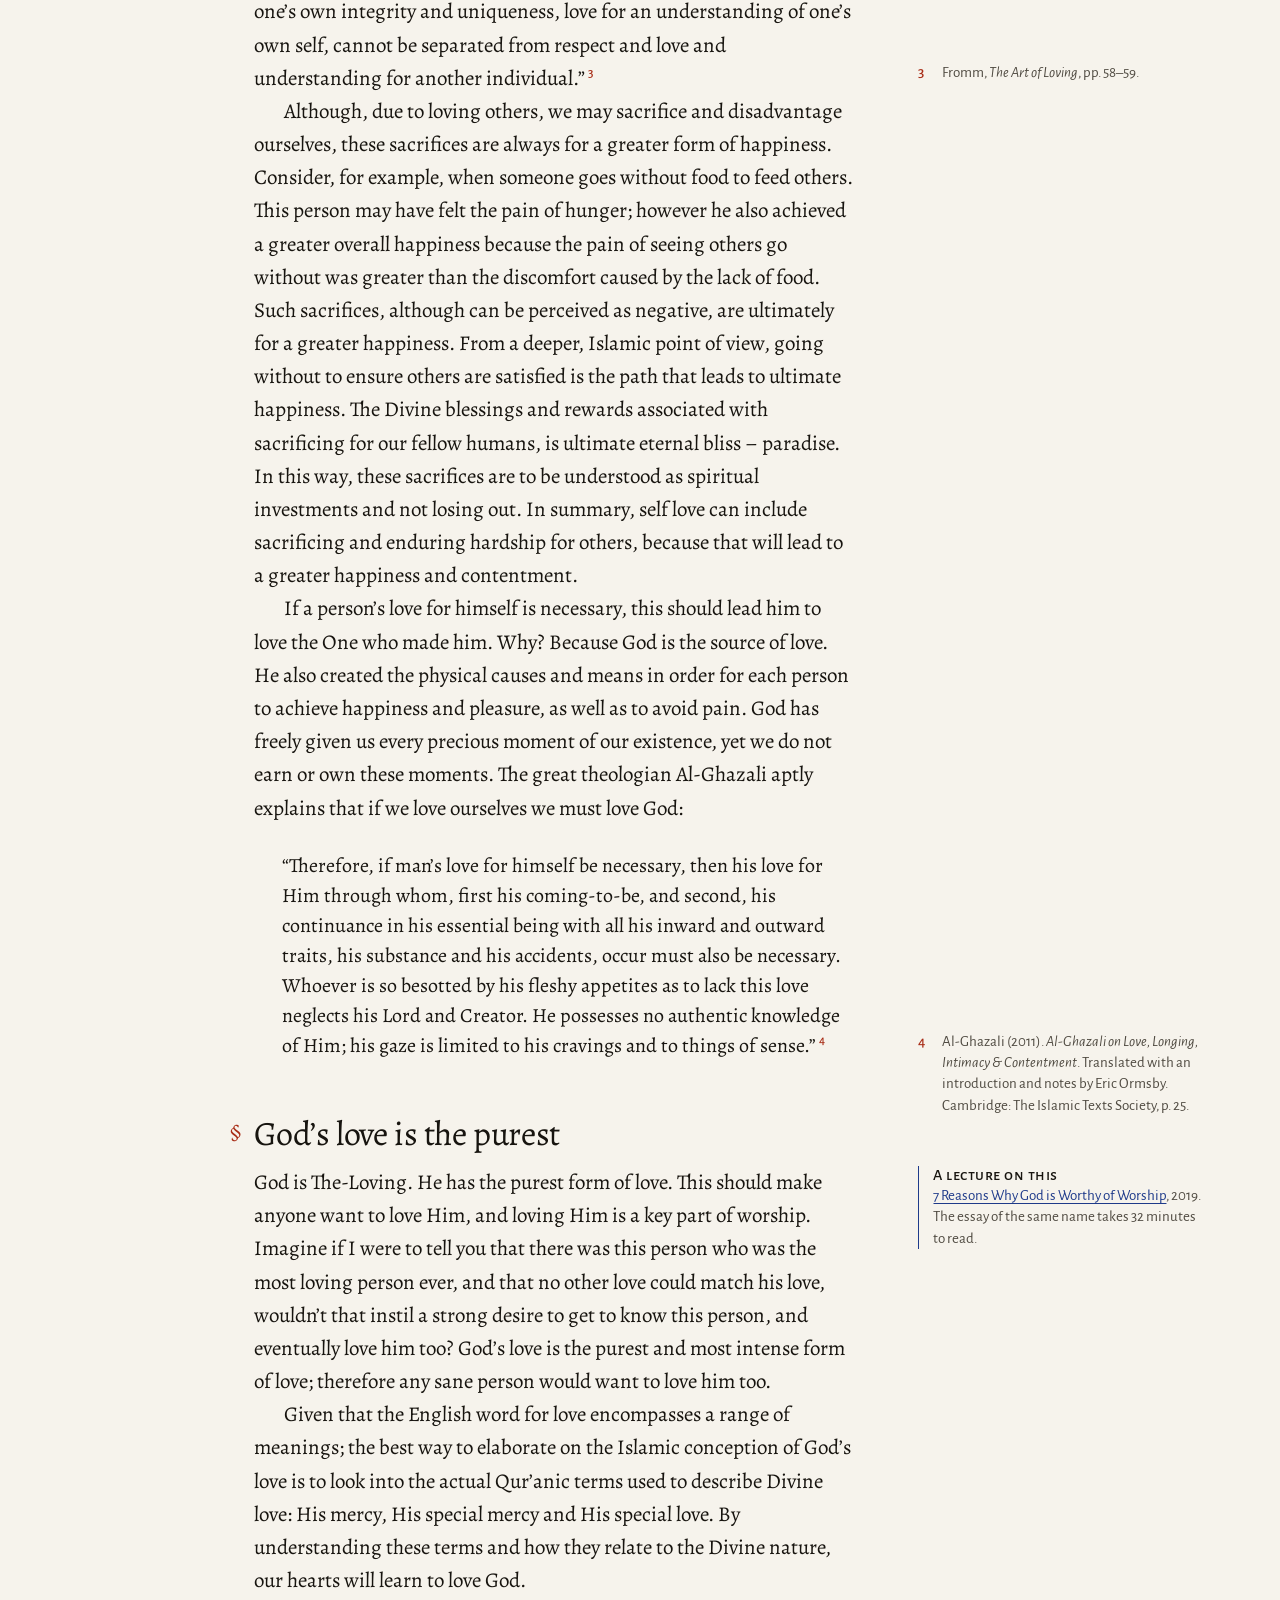
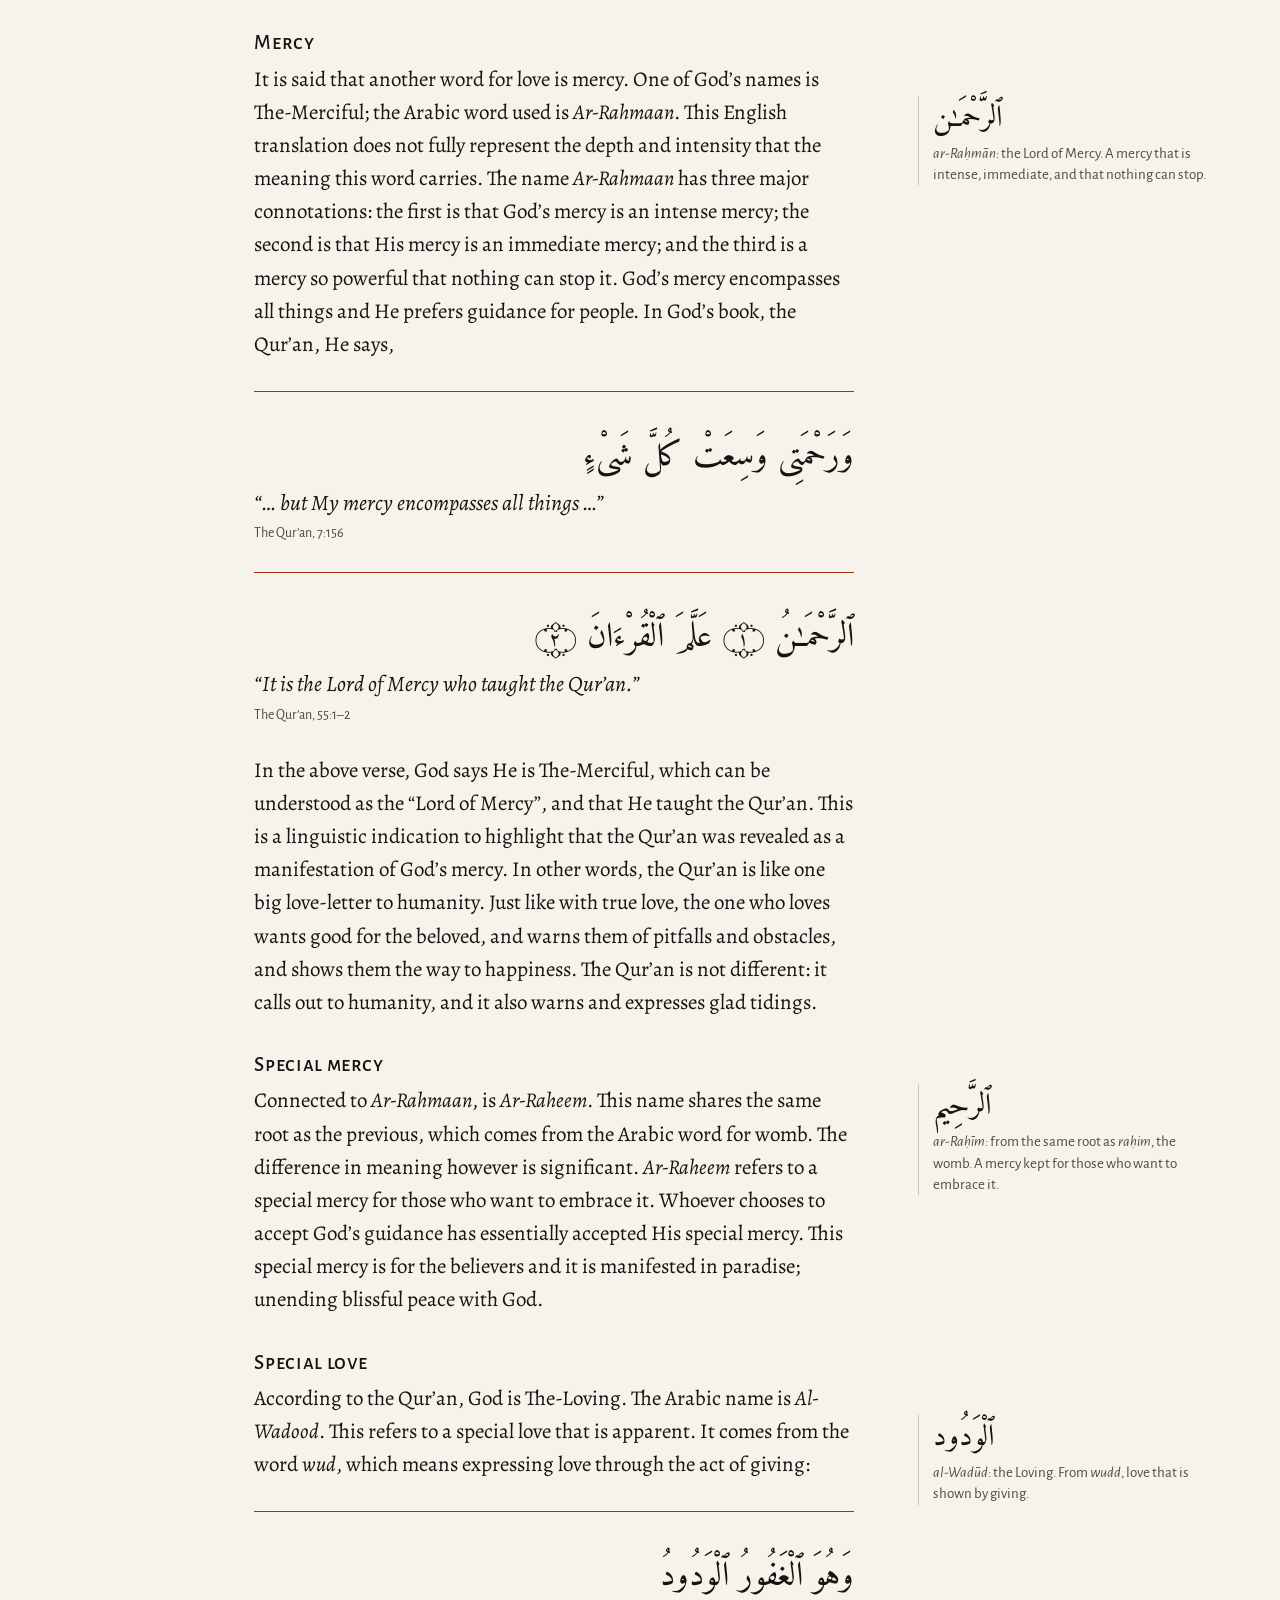
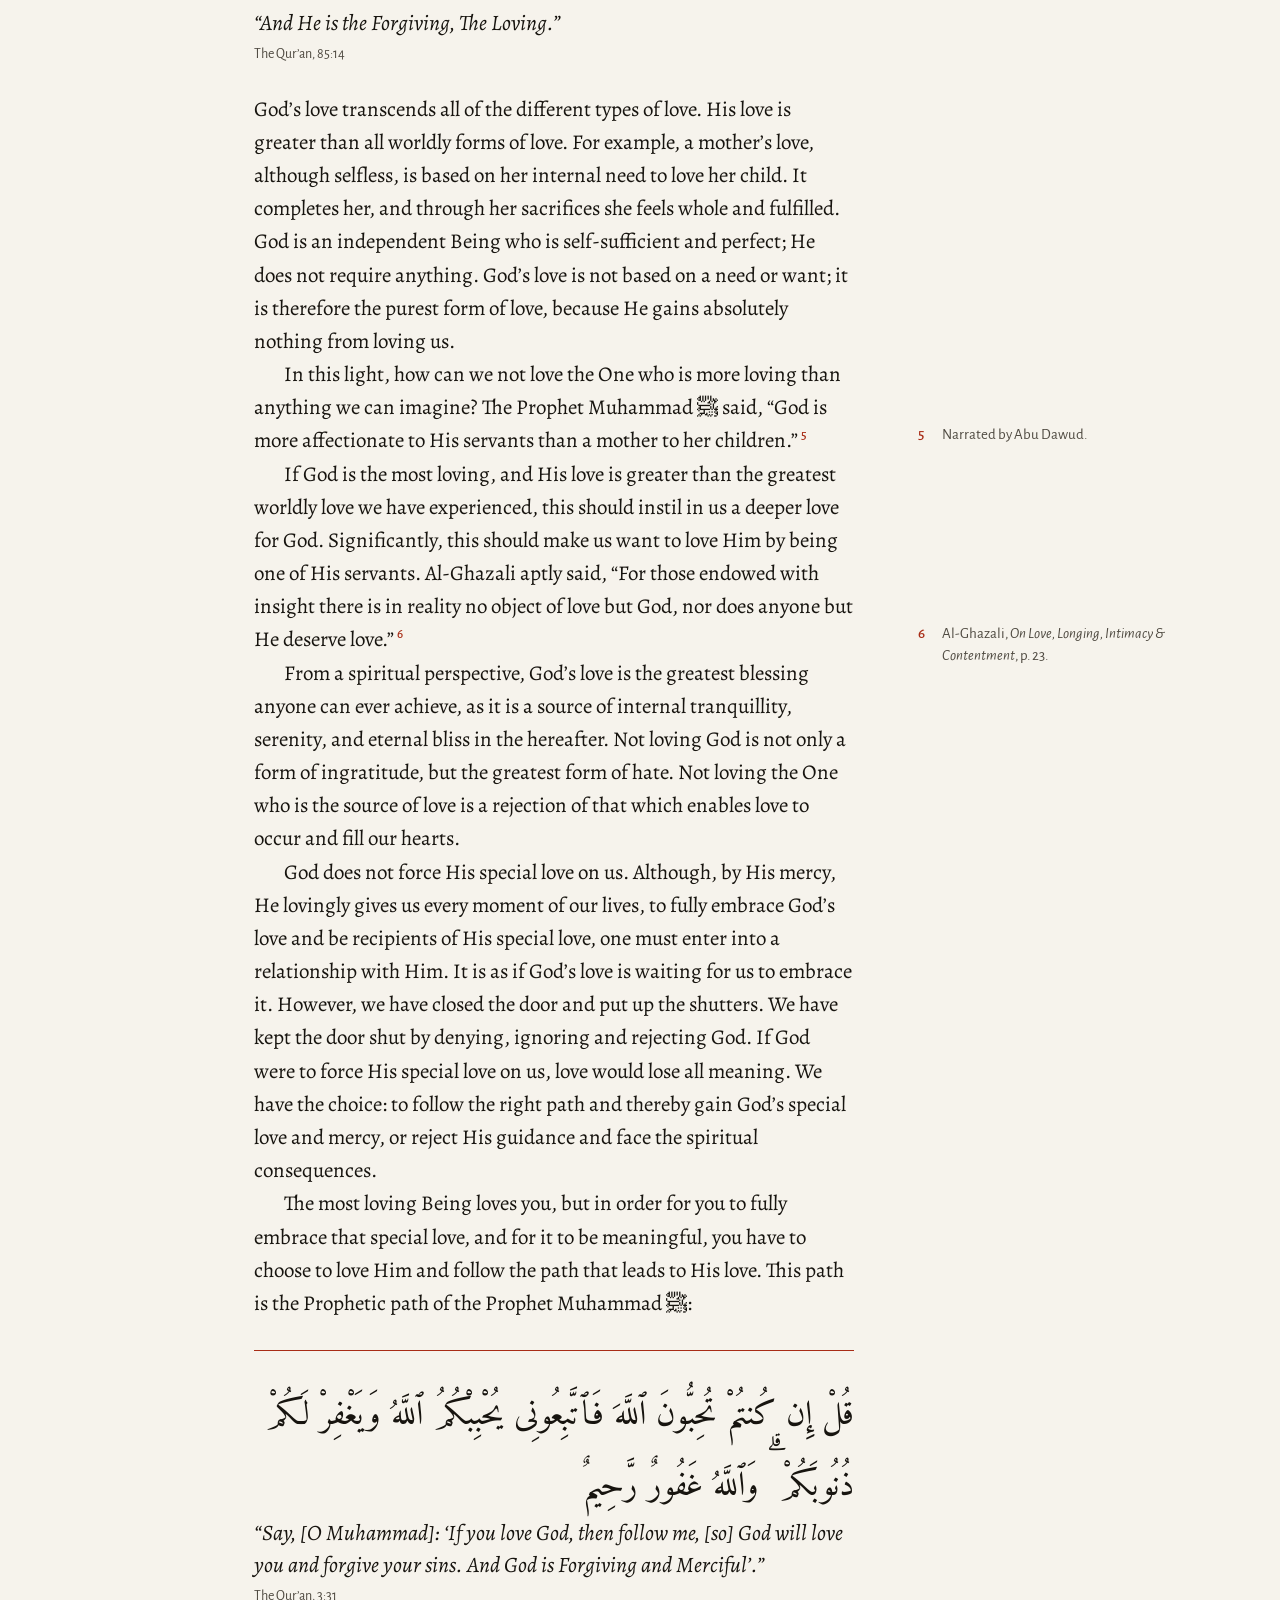
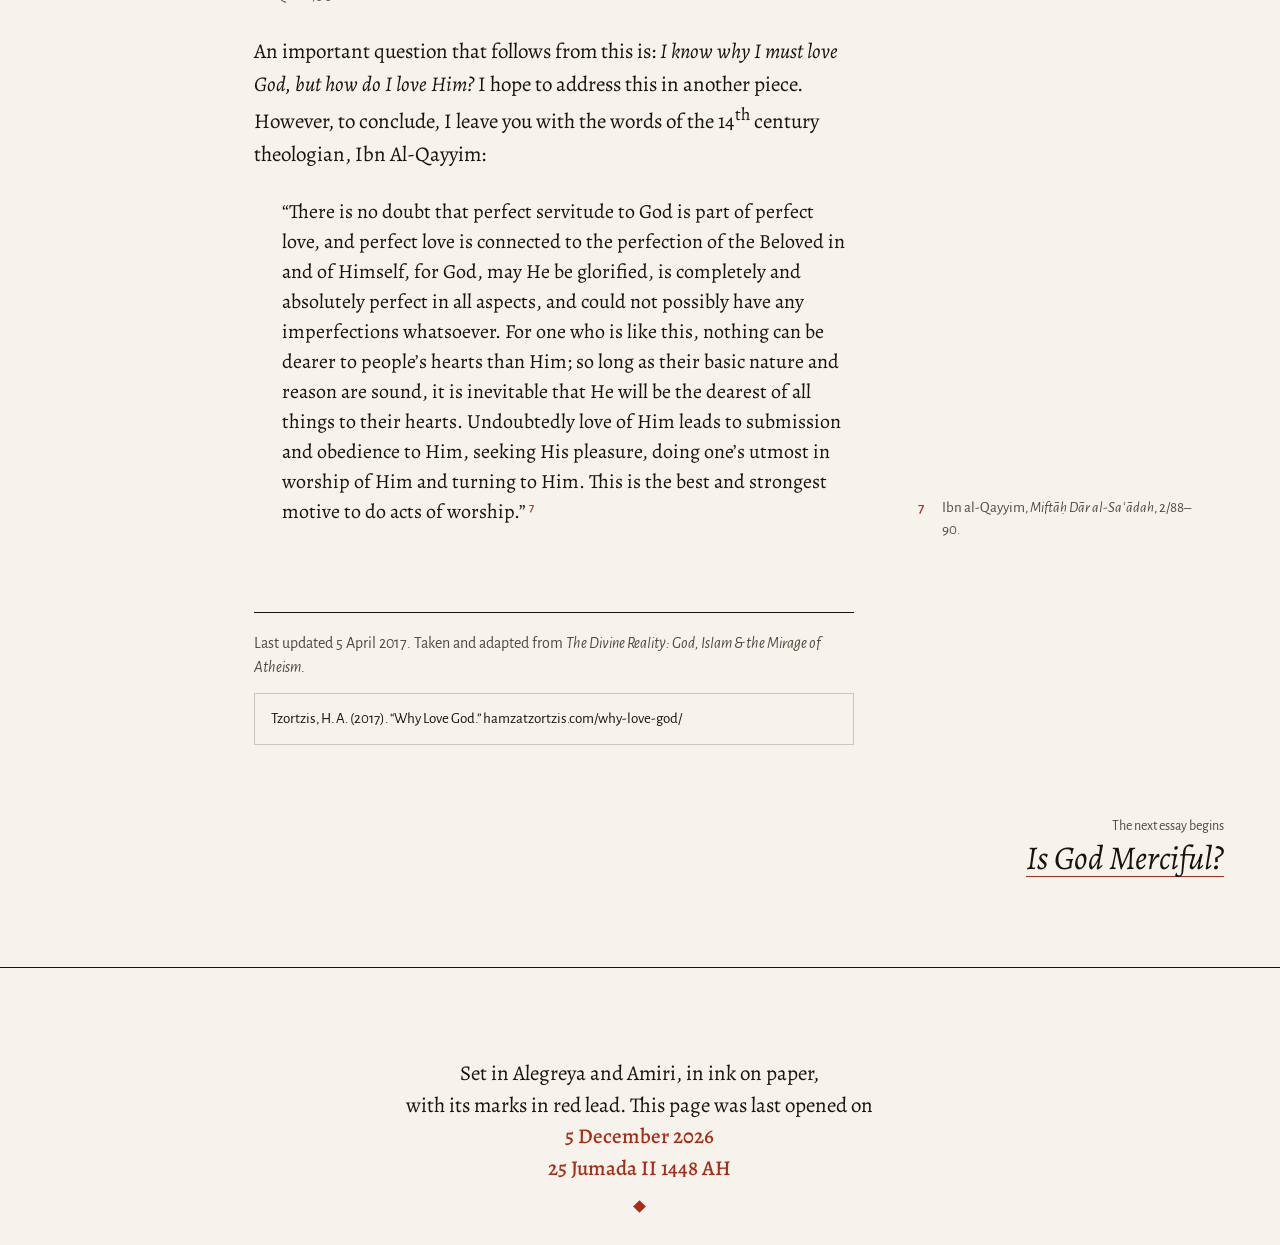
<file: marginalia/essay.html>
<!doctype html>
<html lang="en">
<head>
<meta charset="utf-8">
<meta name="viewport" content="width=device-width, initial-scale=1">
<meta name="robots" content="noindex, nofollow">
<link rel="icon" href="data:,">
<title>Why Love God · mockup 1, Marginalia</title>
<link rel="preconnect" href="https://fonts.googleapis.com">
<link rel="preconnect" href="https://fonts.gstatic.com" crossorigin>
<link rel="stylesheet" href="https://fonts.googleapis.com/css2?family=Alegreya:ital,wght@0,400..700;1,400..700&family=Alegreya+SC:wght@400;500&family=Alegreya+Sans:ital,wght@0,400;0,500;1,400&family=Alegreya+Sans+SC:wght@400;500&family=Amiri:wght@400;700&family=Amiri+Quran&display=swap">
<link rel="stylesheet" href="../shared/mock.css">
<link rel="stylesheet" href="marginalia.css">
</head>
<body class="has-dock">

<nav class="mockbar" aria-label="Mockup pages (not part of the design)">
  <a href="../index.html">All six mockups</a>
  <span>1 Marginalia <a href="index.html">home</a> <a href="essay.html" aria-current="page">essay</a></span>
  <span>2 The Lit Window <a href="../lit-window/index.html">home</a> <a href="../lit-window/essay.html">essay</a></span>
  <span>3 In Question <a href="../in-question/index.html">home</a> <a href="../in-question/essay.html">essay</a></span>
  <span class="mockbar__note">Design mockups for review · not the official site</span>
</nav>

<header class="head head--essay">
  <div class="folio">
    <a class="head__name sc" href="index.html">Hamza Andreas Tzortzis</a>
    <nav class="head__nav sc" aria-label="Sections">
      <a href="index.html#essays" aria-current="true">Essays</a>
      <a href="index.html#book">The book</a>
      <a href="index.html#questions">Questions</a>
      <a href="index.html#watch">Watch</a>
      <a href="#-">About</a>
    </nav>
    <p class="head__aux sc"><a href="#-">Search</a></p>
  </div>
</header>

<main>
<article class="essay">

  <header class="folio essay__head">
    <p class="essay__topic sc"><a href="index.html#questions">Spirituality</a> · an essay</p>
    <h1 class="essay__title">Why Love God</h1>
    <p class="essay__sum">On the love we have for ourselves, the mercy we are shown, and where both lead.</p>
    <p class="essay__meta">Last updated 5 April 2017 &nbsp;·&nbsp; 9 minutes &nbsp;·&nbsp; adapted from <i>The Divine Reality</i></p>
  </header>

  <div class="folio essay__body">

    <aside class="essay__inner" aria-label="This essay">
      <span class="sc">Why Love God</span>
      <p class="essay__where" data-where>The opening</p>
      <p class="essay__prog"><i aria-hidden="true"></i><span>¶ <b data-para>1</b> of <span data-paras>26</span></span></p>
      <p class="essay__acts">
        <button type="button" data-copy>Copy link</button>
        <a href="#cite">Cite</a>
        <button type="button" onclick="window.print()">Print</button>
      </p>
    </aside>

    <div class="essay__text" id="text">

      <p class="epigraph">“Whilst the pen was making haste in writing, it split upon itself as soon as it came to Love.”<a class="fnm" href="#n1" aria-describedby="n1">1</a><span class="note" id="n1" role="note"><span class="note__n">1</span>Rumi, <i>Masnavi</i> I: 109–116.</span></p>

      <p class="first"><span class="note note--rev" role="note"><b>Edition note</b>Last updated 5 April 2017. Taken and adapted from his book, <i>The Divine Reality</i>. Nothing in it has been revised since. When a position changes, the change is recorded here, with its date.</span>Rumi was right. When pen is put to paper and writes about love, it breaks in two. Trying to describe love is almost impossible. Love is truly a powerful, unique and irresistible force or feeling. When we try and express our love, we find it very hard to find the right words. The expressions we use do not fully represent what is burning deep down inside our hearts. This may explain why we associate love with actions and not just words. We embrace each other, buy our loved ones gifts, send our partners a bunch of flowers, or take them out for a romantic dinner. Love is not just an internal feeling; it is a way of being, a way of behaving. The psychologist Erich Fromm described love as <span class="ref" data-note="n2">“an activity, not a passive effect”</span>.<a class="fnm" href="#n2" aria-describedby="n2">2</a><span class="note" id="n2" role="note"><span class="note__n">2</span>Fromm, E. (1956). <i>The Art of Loving</i>. New York: Harper &amp; Row, p. 22.</span></p>

      <h2 id="s1">Loving yourself, loving God</h2>

      <p>There are many types of love and one of these includes self-love. This type occurs due to the desire to prolong our existence, feel pleasure and avoid pain, as well as the need to satisfy our human needs and motivations. We all have this natural love for ourselves. Ultimately we want to be happy and content. Erich Fromm argued that loving oneself is not a form of arrogance or egocentricity. Rather, self-love is about caring, taking responsibility and having respect for ourselves.</p>

      <p>This type of love is necessary in order to love others. If we cannot love ourselves, how then can we love other people? There is nothing closer to us than our own selves; if we cannot care for and respect ourselves, how then can we care for and respect others? Loving ourselves is a form of ‘self-empathy’. We connect with our own feelings, thoughts and aspirations. If we cannot connect with our own selves, how then can we empathise and connect with others? Eric Fromm echoes this idea by saying that love <span class="ref" data-note="n3">“implies that respect for one’s own integrity and uniqueness, love for an understanding of one’s own self, cannot be separated from respect and love and understanding for another individual.”</span><a class="fnm" href="#n3" aria-describedby="n3">3</a><span class="note" id="n3" role="note"><span class="note__n">3</span>Fromm, <i>The Art of Loving</i>, pp. 58–59.</span></p>

      <p>Although, due to loving others, we may sacrifice and disadvantage ourselves, these sacrifices are always for a greater form of happiness. Consider, for example, when someone goes without food to feed others. This person may have felt the pain of hunger; however he also achieved a greater overall happiness because the pain of seeing others go without was greater than the discomfort caused by the lack of food. Such sacrifices, although can be perceived as negative, are ultimately for a greater happiness. From a deeper, Islamic point of view, going without to ensure others are satisfied is the path that leads to ultimate happiness. The Divine blessings and rewards associated with sacrificing for our fellow humans, is ultimate eternal bliss – paradise. In this way, these sacrifices are to be understood as spiritual investments and not losing out. In summary, self love can include sacrificing and enduring hardship for others, because that will lead to a greater happiness and contentment.</p>

      <p>If a person’s love for himself is necessary, this should lead him to love the One who made him. Why? Because God is the source of love. He also created the physical causes and means in order for each person to achieve happiness and pleasure, as well as to avoid pain. God has freely given us every precious moment of our existence, yet we do not earn or own these moments. The great theologian Al-Ghazali aptly explains that if we love ourselves we must love God:</p>

      <blockquote class="cited"><p>“Therefore, if man’s love for himself be necessary, then his love for Him through whom, first his coming-to-be, and second, his continuance in his essential being with all his inward and outward traits, his substance and his accidents, occur must also be necessary. Whoever is so besotted by his fleshy appetites as to lack this love neglects his Lord and Creator. He possesses no authentic knowledge of Him; his gaze is limited to his cravings and to things of sense.”<a class="fnm" href="#n4" aria-describedby="n4">4</a><span class="note" id="n4" role="note"><span class="note__n">4</span>Al-Ghazali (2011). <i>Al-Ghazali on Love, Longing, Intimacy &amp; Contentment</i>. Translated with an introduction and notes by Eric Ormsby. Cambridge: The Islamic Texts Society, p. 25.</span></p></blockquote>

      <h2 id="s2">God’s love is the purest</h2>

      <p><span class="note note--rel" role="note"><b>A lecture on this</b><a href="#-">7 Reasons Why God is Worthy of Worship</a>, 2019. The essay of the same name takes 32 minutes to read.</span>God is The-Loving. He has the purest form of love. This should make anyone want to love Him, and loving Him is a key part of worship. Imagine if I were to tell you that there was this person who was the most loving person ever, and that no other love could match his love, wouldn’t that instil a strong desire to get to know this person, and eventually love him too? God’s love is the purest and most intense form of love; therefore any sane person would want to love him too.</p>

      <p>Given that the English word for love encompasses a range of meanings; the best way to elaborate on the Islamic conception of God’s love is to look into the actual Qur’anic terms used to describe Divine love: His mercy, His special mercy and His special love. By understanding these terms and how they relate to the Divine nature, our hearts will learn to love God.</p>

      <h3>Mercy</h3>

      <p>It is said that another word for love is mercy. One of God’s names is The-Merciful; the Arabic word used is <span class="ref" data-note="a1"><em>Ar-Rahmaan</em></span>.<span class="note note--plain" id="a1" role="note"><span class="ar" lang="ar" dir="rtl">ٱلرَّحْمَـٰن</span><i>ar-Raḥmān</i>: the Lord of Mercy. A mercy that is intense, immediate, and that nothing can stop.</span> This English translation does not fully represent the depth and intensity that the meaning this word carries. The name <em>Ar-Rahmaan</em> has three major connotations: the first is that God’s mercy is an intense mercy; the second is that His mercy is an immediate mercy; and the third is a mercy so powerful that nothing can stop it. God’s mercy encompasses all things and He prefers guidance for people. In God’s book, the Qur’an, He says,</p>

      <figure class="ayah">
        <p class="ayah__ar" lang="ar" dir="rtl">وَرَحْمَتِى وَسِعَتْ كُلَّ شَىْءٍ</p>
        <blockquote class="ayah__tr">“… but My mercy encompasses all things …”</blockquote>
        <figcaption>The Qur’an, 7:156</figcaption>
      </figure>

      <figure class="ayah">
        <p class="ayah__ar" lang="ar" dir="rtl">ٱلرَّحْمَـٰنُ ۝١ عَلَّمَ ٱلْقُرْءَانَ ۝٢</p>
        <blockquote class="ayah__tr">“It is the Lord of Mercy who taught the Qur’an.”</blockquote>
        <figcaption>The Qur’an, 55:1–2</figcaption>
      </figure>

      <p>In the above verse, God says He is The-Merciful, which can be understood as the “Lord of Mercy”, and that He taught the Qur’an. This is a linguistic indication to highlight that the Qur’an was revealed as a manifestation of God’s mercy. In other words, the Qur’an is like one big love-letter to humanity. Just like with true love, the one who loves wants good for the beloved, and warns them of pitfalls and obstacles, and shows them the way to happiness. The Qur’an is not different: it calls out to humanity, and it also warns and expresses glad tidings.</p>

      <h3>Special mercy</h3>

      <p>Connected to <em>Ar-Rahmaan</em>, is <span class="ref" data-note="a2"><em>Ar-Raheem</em></span>.<span class="note note--plain" id="a2" role="note"><span class="ar" lang="ar" dir="rtl">ٱلرَّحِيم</span><i>ar-Raḥīm</i>: from the same root as <i>raḥim</i>, the womb. A mercy kept for those who want to embrace it.</span> This name shares the same root as the previous, which comes from the Arabic word for womb. The difference in meaning however is significant. <em>Ar-Raheem</em> refers to a special mercy for those who want to embrace it. Whoever chooses to accept God’s guidance has essentially accepted His special mercy. This special mercy is for the believers and it is manifested in paradise; unending blissful peace with God.</p>

      <h3>Special love</h3>

      <p>According to the Qur’an, God is The-Loving. The Arabic name is <span class="ref" data-note="a3"><em>Al-Wadood</em></span>.<span class="note note--plain" id="a3" role="note"><span class="ar" lang="ar" dir="rtl">ٱلْوَدُود</span><i>al-Wadūd</i>: the Loving. From <i>wudd</i>, love that is shown by giving.</span> This refers to a special love that is apparent. It comes from the word <em>wud</em>, which means expressing love through the act of giving:</p>

      <figure class="ayah">
        <p class="ayah__ar" lang="ar" dir="rtl">وَهُوَ ٱلْغَفُورُ ٱلْوَدُودُ</p>
        <blockquote class="ayah__tr">“And He is the Forgiving, The Loving.”</blockquote>
        <figcaption>The Qur’an, 85:14</figcaption>
      </figure>

      <p>God’s love transcends all of the different types of love. His love is greater than all worldly forms of love. For example, a mother’s love, although selfless, is based on her internal need to love her child. It completes her, and through her sacrifices she feels whole and fulfilled. God is an independent Being who is self-sufficient and perfect; He does not require anything. God’s love is not based on a need or want; it is therefore the purest form of love, because He gains absolutely nothing from loving us.</p>

      <p>In this light, how can we not love the One who is more loving than anything we can imagine? The Prophet Muhammad ﷺ said, <span class="ref" data-note="n5">“God is more affectionate to His servants than a mother to her children.”</span><a class="fnm" href="#n5" aria-describedby="n5">5</a><span class="note" id="n5" role="note"><span class="note__n">5</span>Narrated by Abu Dawud.</span></p>

      <p>If God is the most loving, and His love is greater than the greatest worldly love we have experienced, this should instil in us a deeper love for God. Significantly, this should make us want to love Him by being one of His servants. Al-Ghazali aptly said, <span class="ref" data-note="n6">“For those endowed with insight there is in reality no object of love but God, nor does anyone but He deserve love.”</span><a class="fnm" href="#n6" aria-describedby="n6">6</a><span class="note" id="n6" role="note"><span class="note__n">6</span>Al-Ghazali, <i>On Love, Longing, Intimacy &amp; Contentment</i>, p. 23.</span></p>

      <p>From a spiritual perspective, God’s love is the greatest blessing anyone can ever achieve, as it is a source of internal tranquillity, serenity, and eternal bliss in the hereafter. Not loving God is not only a form of ingratitude, but the greatest form of hate. Not loving the One who is the source of love is a rejection of that which enables love to occur and fill our hearts.</p>

      <p>God does not force His special love on us. Although, by His mercy, He lovingly gives us every moment of our lives, to fully embrace God’s love and be recipients of His special love, one must enter into a relationship with Him. It is as if God’s love is waiting for us to embrace it. However, we have closed the door and put up the shutters. We have kept the door shut by denying, ignoring and rejecting God. If God were to force His special love on us, love would lose all meaning. We have the choice: to follow the right path and thereby gain God’s special love and mercy, or reject His guidance and face the spiritual consequences.</p>

      <p>The most loving Being loves you, but in order for you to fully embrace that special love, and for it to be meaningful, you have to choose to love Him and follow the path that leads to His love. This path is the Prophetic path of the Prophet Muhammad ﷺ:</p>

      <figure class="ayah">
        <p class="ayah__ar" lang="ar" dir="rtl">قُلْ إِن كُنتُمْ تُحِبُّونَ ٱللَّهَ فَٱتَّبِعُونِى يُحْبِبْكُمُ ٱللَّهُ وَيَغْفِرْ لَكُمْ ذُنُوبَكُمْ ۗ وَٱللَّهُ غَفُورٌ رَّحِيمٌ</p>
        <blockquote class="ayah__tr">“Say, [O Muhammad]: ‘If you love God, then follow me, [so] God will love you and forgive your sins. And God is Forgiving and Merciful’.”</blockquote>
        <figcaption>The Qur’an, 3:31</figcaption>
      </figure>

      <p>An important question that follows from this is: <em>I know why I must love God, but how do I love Him?</em> I hope to address this in another piece. However, to conclude, I leave you with the words of the 14<sup>th</sup> century theologian, Ibn Al-Qayyim:</p>

      <blockquote class="cited"><p>“There is no doubt that perfect servitude to God is part of perfect love, and perfect love is connected to the perfection of the Beloved in and of Himself, for God, may He be glorified, is completely and absolutely perfect in all aspects, and could not possibly have any imperfections whatsoever. For one who is like this, nothing can be dearer to people’s hearts than Him; so long as their basic nature and reason are sound, it is inevitable that He will be the dearest of all things to their hearts. Undoubtedly love of Him leads to submission and obedience to Him, seeking His pleasure, doing one’s utmost in worship of Him and turning to Him. This is the best and strongest motive to do acts of worship.”<a class="fnm" href="#n7" aria-describedby="n7">7</a><span class="note" id="n7" role="note"><span class="note__n">7</span>Ibn al-Qayyim, <i>Miftāḥ Dār al-Saʿādah</i>, 2/88–90.</span></p></blockquote>

    </div>

    <div class="essay__end" id="cite">
      <p>Last updated 5 April 2017. Taken and adapted from <i>The Divine Reality: God, Islam &amp; the Mirage of Atheism</i>.</p>
      <p class="cite-this">Tzortzis, H. A. (2017). “Why Love God.” hamzatzortzis.com/why-love-god/</p>
    </div>

    <p class="catch">The next essay begins<br><a href="index.html#essays" title="Not built in this mockup: this returns to the essays list">Is God Merciful?</a></p>
  </div>
</article>
</main>

<footer class="colophon">
  <div class="folio">
    <p class="colophon__note">
      <span>Set in Alegreya and Amiri, in ink on paper,</span>
      <span>with its marks in red lead. This page was last opened on</span>
      <span class="num" data-date="gregorian">11 November 2026</span>
      <span class="num" data-date="hijri"></span>
      <i class="colophon__mark" aria-hidden="true"></i>
    </p>
  </div>
</footer>

<nav class="dock" aria-label="Page">
  <a href="index.html">Menu</a>
  <span>¶ <b data-para>1</b> of <span data-paras>26</span></span>
  <a href="#-">Search</a>
</nav>

<script src="marginalia.js"></script>
</body>
</html>
</file>
<file: shared/mock.css>
/* The grey strip at the top of every mockup page. It is not part of any design. */
.mockbar{
  display:flex; align-items:center; gap:22px;
  height:30px; padding:0 14px;
  background:#1b1b1b; color:#9a9a9a;
  font:500 12px/1 ui-monospace,"SF Mono",Menlo,Consolas,monospace;
  white-space:nowrap; overflow-x:auto; scrollbar-width:none;
  position:relative; z-index:50;
}
.mockbar::-webkit-scrollbar{display:none}
.mockbar a{color:#d6d6d6; text-decoration:none; padding:3px 0; border-bottom:1px solid transparent}
.mockbar a:hover{border-bottom-color:#777}
.mockbar a[aria-current="page"]{color:#fff; border-bottom-color:#fff}
.mockbar span{display:inline-flex; gap:10px; align-items:center}
.mockbar .mockbar__note{margin-left:auto; padding-left:22px; color:#e0b18a}
@media print{.mockbar{display:none}}
</file>
<file: in-question/in-question.css>
/* Direction 3: In Question. Mockup styles.
   Display type is Inter, the free stand-in for November (Typotheque); answers are in Source Serif 4. */

:root{
  --chalk:#F5F4EF; --black:#111111; --ultra:#2438D6; --ultra-on-black:#8FA0FF; --grey:#5C5C58;
  --sans:"Inter",system-ui,-apple-system,"Segoe UI",sans-serif;
  --serif:"Source Serif 4",Georgia,serif;
  --quran:"Amiri Quran","Amiri",serif;
  --pad:clamp(20px,5.8vw,84px);
  --head:52px;
  --split:calc(var(--pad) + (100% - 2 * var(--pad)) * 5 / 12);
  --gutter:clamp(24px,3.4vw,56px);
}
*,*::before,*::after{box-sizing:border-box}
html{-webkit-text-size-adjust:100%}
body{margin:0; background:var(--chalk); color:var(--black); font:400 19px/1.58 var(--serif); font-optical-sizing:auto; -webkit-font-smoothing:antialiased; text-rendering:optimizeLegibility}
h1,h2,h3,p,ol,ul,figure,blockquote{margin:0; padding:0}
ol,ul{list-style:none}
img{display:block; max-width:100%}
a{color:inherit; text-underline-offset:.18em; text-decoration-thickness:1px}
a:focus-visible,button:focus-visible,input:focus-visible{outline:2px solid var(--ultra); outline-offset:3px}
.on-black a:focus-visible{outline-color:var(--ultra-on-black)}
::selection{background:var(--ultra); color:#fff}
.meta{font:400 14px/1.4 var(--sans); color:var(--dim,var(--grey)); letter-spacing:0}
.q{font-family:var(--sans); font-weight:600; letter-spacing:-.045em; line-height:.92}
.q i{font-style:normal; color:var(--sig,var(--ultra))}
.go{font:500 15px/1.3 var(--sans); text-decoration:none; border-bottom:1.5px solid currentColor; padding-bottom:1px}
.go:hover{color:var(--sig,var(--ultra)); border-color:currentColor}

/* ---------- header ---------- */
.top{position:sticky; top:0; z-index:20; height:var(--head); display:flex; align-items:center; justify-content:space-between; gap:20px; padding-inline:var(--pad); background:var(--chalk); border-bottom:1px solid var(--black); font:500 14px/1 var(--sans)}
.top a{text-decoration:none; padding:8px 0}
.top nav{display:flex; gap:clamp(14px,2.2vw,32px)}
.top nav a:hover{color:var(--ultra)}

/* ---------- the pinned questions ---------- */
.pin{position:relative; height:225vh; background:var(--bg,var(--chalk)); color:var(--fg,var(--black)); --k:clamp(0, calc((var(--p,0) - .08) / .3), 1)}
.pin--black{--bg:var(--black); --fg:var(--chalk); --dim:#ABABA6; --sig:var(--ultra-on-black)}
.pin--ultra{--bg:var(--ultra); --fg:#fff; --dim:#D8DCFA; --sig:#fff}
.pin__stick{position:sticky; top:var(--head); height:calc(100svh - var(--head)); overflow:hidden}
.pin__who{position:absolute; left:var(--pad); top:26px; max-width:24em; font:400 15px/1.4 var(--sans)}
.pin__who b{font-weight:600}
.pin__ask{
  position:absolute; left:var(--pad); top:var(--y,clamp(84px,15vh,140px)); white-space:nowrap;
  font-size:var(--size,15vw); line-height:.88;
  transform-origin:0 0; transform:scale(calc(1 - (1 - var(--to,.34)) * var(--k))); will-change:transform;
}
.pin__n{position:absolute; left:var(--pad); bottom:30px; display:flex; gap:1.6em}
.pin__rule{position:absolute; left:var(--split); top:0; bottom:0; width:1px; background:var(--fg,var(--black)); transform-origin:0 0; transform:scaleY(var(--k))}
.pin__answer{position:absolute; left:calc(var(--split) + var(--gutter)); right:var(--pad); top:var(--y,clamp(84px,15vh,140px)); display:grid; gap:clamp(22px,3.6vh,38px)}
.route{--a:clamp(0, calc((var(--p,0) - var(--at,.4)) / .12), 1); opacity:var(--a); transform:translateY(calc((1 - var(--a)) * 14px))}
.route:nth-child(1){--at:.38} .route:nth-child(2){--at:.52} .route:nth-child(3){--at:.64}
.route + .route{padding-top:clamp(18px,3vh,30px); border-top:1px solid color-mix(in srgb, var(--fg,var(--black)) 28%, transparent)}
.route__line{margin-top:10px; font:400 clamp(23px,2.45vw,35px)/1.22 var(--serif); letter-spacing:-.012em; clip-path:inset(0 calc((1 - var(--a)) * 100%) -10% 0); max-width:23em}
.route__t{display:inline-block; margin-top:10px; font:600 clamp(20px,1.8vw,26px)/1.12 var(--sans); letter-spacing:-.03em; text-decoration:none; border-bottom:1.5px solid transparent}
.route__t:hover{border-bottom-color:currentColor}
.route__line + .route__t{margin-top:16px; font-size:17px; letter-spacing:-.01em; border-bottom-color:currentColor}
.route .meta{display:block; margin-top:6px}
.route > .meta:first-child{margin-top:0}
.route > .meta:first-child + .route__t{margin-top:8px}

/* ---------- the rest of the nine ---------- */
.more{padding:clamp(70px,12vh,140px) var(--pad)}
.more__head{display:grid; grid-template-columns:5fr 7fr; column-gap:var(--gutter); align-items:end; margin-bottom:clamp(30px,5vh,56px)}
.more__head h2{font-size:clamp(34px,4.6vw,66px)}
.more li{border-top:1px solid var(--black)}
.more li:last-child{border-bottom:1px solid var(--black)}
.more li a{display:grid; grid-template-columns:3.4em minmax(0,1fr) auto; column-gap:16px; align-items:baseline; padding:clamp(16px,2.6vh,26px) 0; text-decoration:none}
.more li a:hover .q{color:var(--ultra)}
.more .q{font-size:clamp(25px,3.5vw,52px); line-height:1}
.more__n{font:500 14px var(--sans); color:var(--grey)}

/* ---------- the book: the long answer ---------- */
.long{background:var(--black); color:var(--chalk); --dim:#ABABA6; --sig:var(--ultra-on-black); padding:clamp(80px,14vh,170px) var(--pad)}
.long__grid{display:grid; grid-template-columns:5fr 7fr; column-gap:var(--gutter); align-items:start}
.long h2{font-size:clamp(52px,9.6vw,150px)}
.long__right{display:grid; grid-template-columns:auto minmax(0,1fr); column-gap:clamp(24px,3.4vw,52px); align-items:start; padding-left:var(--gutter); border-left:1px solid var(--chalk)}
.long__right img{width:clamp(150px,17vw,250px); height:auto}
.long__title{font:600 clamp(26px,2.6vw,38px)/1.02 var(--sans); letter-spacing:-.035em}
.long__sub{margin-top:8px; font:italic 400 19px/1.3 var(--serif)}
.long__pitch{margin-top:18px; max-width:27em; font-size:18px; line-height:1.55}
.long__acts{margin-top:22px; display:flex; flex-wrap:wrap; gap:12px 26px}

/* ---------- if it is said … we say ---------- */
.said{padding:clamp(80px,14vh,170px) var(--pad)}
.said__head{display:grid; grid-template-columns:5fr 7fr; column-gap:var(--gutter)}
.said__head h2{font-size:clamp(40px,6.4vw,96px)}
.said__head h2 + h2{padding-left:var(--gutter); color:var(--ultra)}
.said__rows{margin-top:clamp(34px,6vh,70px); border-top:1px solid var(--black)}
.said__row{display:grid; grid-template-columns:5fr 7fr; column-gap:var(--gutter); border-bottom:1px solid var(--black)}
.said__row > *{padding-block:clamp(22px,3.6vh,36px)}
.said__obj{font:500 clamp(22px,2.3vw,33px)/1.1 var(--sans); letter-spacing:-.03em; padding-right:8%}
.said__rep{padding-left:var(--gutter); border-left:1px solid var(--black)}
.said__rep p{font-size:clamp(20px,1.75vw,24px); line-height:1.38; max-width:28em}
.said__rep .go{display:inline-block; margin-top:14px}
.said__rep .meta{display:inline; margin-left:.8em}

/* ---------- debates: a split ---------- */
.across{background:var(--chalk); padding:0 var(--pad) clamp(80px,14vh,170px)}
.across h2{font-size:clamp(34px,4.6vw,66px); margin-bottom:clamp(26px,4.6vh,50px)}
.across__row{display:grid; grid-template-columns:5fr 7fr; column-gap:var(--gutter); border-top:1px solid var(--black); text-decoration:none}
.across__row:last-child{border-bottom:1px solid var(--black)}
.across__row > *{padding-block:clamp(18px,3vh,30px)}
.across__them{text-align:right; padding-right:0; font:600 clamp(24px,2.9vw,42px)/1 var(--sans); letter-spacing:-.04em}
.across__them .meta{display:block; margin-top:8px}
.across__motion{padding-left:var(--gutter); border-left:1px solid var(--black); font-size:clamp(21px,2vw,28px); line-height:1.2}
.across__motion .meta{display:block; margin-top:8px}
.across__row:hover .across__them{color:var(--ultra)}

/* ---------- a verse ---------- */
.ayah-q{background:var(--black); color:var(--chalk); --dim:#ABABA6; --sig:var(--ultra-on-black); padding:clamp(90px,16vh,190px) var(--pad)}
.ayah-q__ar{font-family:var(--quran); font-size:clamp(34px,5vw,70px); line-height:2; direction:rtl; text-align:right}
.ayah-q__tr{margin-top:clamp(16px,3vh,30px); font-size:clamp(34px,6.2vw,96px)}
.ayah-q .meta{margin-top:26px}
.ayah-q .meta b{font-weight:500; color:var(--ultra-on-black)}

/* ---------- Sapience and letters, as questions ---------- */
.ends{padding:clamp(80px,14vh,170px) var(--pad)}
.ends__row{display:grid; grid-template-columns:5fr 7fr; column-gap:var(--gutter); border-top:1px solid var(--black)}
.ends__row:last-child{border-bottom:1px solid var(--black)}
.ends__row > *{padding-block:clamp(26px,4.4vh,46px)}
.ends__q{font-size:clamp(28px,3.3vw,48px)}
.ends__a{padding-left:var(--gutter); border-left:1px solid var(--black)}
.ends__a p{max-width:27em; font-size:20px; line-height:1.5}
.ends__a ul{margin-top:16px; display:flex; flex-wrap:wrap; gap:10px 26px}
.ends form{margin-top:20px; display:flex; gap:14px; align-items:flex-end; max-width:26em}
.ends label{flex:1; font:400 13px var(--sans); color:var(--grey)}
.ends input{display:block; width:100%; margin-top:4px; padding:8px 0 9px; border:0; border-bottom:1.5px solid var(--black); border-radius:0; background:transparent; font:400 19px var(--serif); color:var(--black)}
.ends input::placeholder{color:#77766f}
.ends button{padding:11px 18px; border:0; border-radius:0; background:var(--ultra); color:#fff; font:600 14px var(--sans); cursor:pointer}
.ends button:hover{background:var(--black)}

/* ---------- footer: the index, A to Z ---------- */
.foot{background:var(--black); color:var(--chalk); --dim:#ABABA6; padding:clamp(60px,10vh,110px) var(--pad) 30px}
.az{display:flex; flex-wrap:wrap; gap:0 clamp(8px,1.4vw,22px); font:600 clamp(30px,5vw,74px)/1.1 var(--sans); letter-spacing:-.04em}
.az a{text-decoration:none}
.az a:hover{color:var(--ultra-on-black)}
.az span{color:#77766f}
.foot__map{margin-top:clamp(40px,7vh,80px); display:grid; grid-template-columns:5fr 7fr; column-gap:var(--gutter); font:400 15px/1.4 var(--sans)}
.foot__map nav{display:grid; grid-template-columns:repeat(3,1fr); gap:10px 20px}
.foot__map a{text-decoration:none}
.foot__map a:hover{color:var(--ultra-on-black)}
.foot__fine{margin-top:clamp(40px,7vh,70px); padding-top:14px; border-top:1px solid #3a3a38}

/* ====================== the essay page ====================== */
.title{padding:clamp(40px,8vh,90px) var(--pad) clamp(34px,6vh,60px); border-bottom:1px solid var(--black)}
.title .meta a{color:var(--black)}
.title h1{margin-top:clamp(14px,2.4vh,26px); font-size:clamp(64px,15.6vw,236px); line-height:.86; margin-left:-.04em}
.title__row{margin-top:clamp(28px,5vh,56px); display:grid; grid-template-columns:5fr 7fr; column-gap:var(--gutter); align-items:start}
.title__sum{padding-left:var(--gutter); border-left:1px solid var(--black); font-size:clamp(22px,2.2vw,30px); line-height:1.28; max-width:24em}
.part{display:grid; grid-template-columns:5fr 7fr; column-gap:var(--gutter); padding-inline:var(--pad); border-bottom:1px solid var(--black)}
.part__q{padding-block:clamp(30px,5vh,56px)}
.part__q > div{position:sticky; top:calc(var(--head) + 28px)}
.part__q h2{margin-top:8px; font-size:clamp(28px,3.2vw,46px); max-width:10em}
.part__pull{margin-top:22px; max-width:15em; font:500 clamp(19px,1.7vw,24px)/1.16 var(--sans); letter-spacing:-.025em; color:var(--ultra)}
.part__a{padding:clamp(30px,5vh,56px) 0 clamp(40px,7vh,76px) var(--gutter); border-left:1px solid var(--black); font-size:20px; line-height:1.6}
.part__a > *{max-width:620px}
.part__a > p + p{margin-top:1.05em}
.part__a h3{margin:34px 0 8px; font:600 19px/1.2 var(--sans); letter-spacing:-.02em}
.part__a .epigraph{margin-bottom:30px; font:italic 400 26px/1.3 var(--serif)}
.part__a .cited{margin:26px 0; padding-left:20px; border-left:3px solid var(--black); font-size:19px; line-height:1.55}
.part__a sup{font:600 .6em/1 var(--sans); vertical-align:.72em; margin-left:.08em}
.part__a sup a{text-decoration:none; color:var(--ultra); padding:0 .15em}
.ask{font-family:var(--sans); font-weight:600; font-size:.93em; letter-spacing:-.022em; color:var(--ultra)}
.ayah{margin:30px 0; padding:22px 0 18px; border-block:1px solid var(--black)}
.ayah__ar{font-family:var(--quran); font-size:33px; line-height:2.1; direction:rtl; text-align:right}
.ayah__tr{margin-top:6px; font:italic 400 21px/1.45 var(--serif)}
.ayah figcaption{margin-top:8px; font:400 13px var(--sans); color:var(--grey)}
.sources ol{list-style:decimal; padding-left:1.3em; font-size:16px; line-height:1.5}
.sources li{margin-top:7px; padding-left:.3em}
.sources li a{text-decoration:none; color:var(--ultra); margin-left:.3em}
.nextq{display:block; background:var(--black); color:var(--chalk); --sig:var(--ultra-on-black); --dim:#ABABA6; text-decoration:none; padding:clamp(60px,11vh,130px) var(--pad)}
.nextq .q{display:block; margin-top:14px; font-size:clamp(56px,13vw,200px); line-height:.86}
.nextq:hover .q{color:var(--ultra-on-black)}

/* ====================== narrow screens, and reduced motion ====================== */
@media (max-width:860px){
  .top nav a:not(.keep){display:none}
  .pin{height:auto}
  .pin__stick{position:static; height:auto; overflow:visible; padding:44px var(--pad) 54px}
  .pin__who{position:static; margin-bottom:34px}
  .pin__ask{position:static; transform:none; white-space:normal; font-size:var(--msize,19vw)}
  .pin__rule{display:none}
  .pin__answer{position:static; margin-top:34px; padding-top:26px; border-top:1px solid var(--fg,var(--black))}
  .pin__n{position:static; margin-top:30px}
  .route{opacity:1; transform:none}
  .route__line{clip-path:none}
  .more__head,.long__grid,.said__head,.said__row,.across__row,.ends__row,.foot__map,.title__row,.part{grid-template-columns:1fr}
  .more__head .meta{margin-top:10px}
  .more li a{grid-template-columns:2.4em minmax(0,1fr)}
  .more li a .meta:last-child{grid-column:2; margin-top:6px}
  .long__right{margin-top:36px; padding-left:0; border-left:0; grid-template-columns:1fr}
  .long__right img{width:160px; margin-bottom:24px}
  .said__head h2 + h2{padding-left:0}
  .said__row > *{padding-block:20px}
  .said__obj{padding-bottom:0 !important}
  .said__rep{padding-left:18px; margin:14px 0 24px; padding-block:0 !important; border-left:2px solid var(--black)}
  .said__rep .meta{display:block; margin:8px 0 0}
  .across__them{text-align:left; padding-bottom:0 !important}
  .across__motion{padding-left:18px; border-left:2px solid var(--black); margin-bottom:20px; padding-block:0 !important; margin-top:12px}
  .ends__q{padding-bottom:0 !important}
  .ends__a{padding-left:0; border-left:0}
  .ends form{flex-direction:column; align-items:stretch}
  .ends button{align-self:flex-start}
  .foot__map nav{grid-template-columns:repeat(2,1fr); margin-top:24px}
  .title__sum{padding-left:0; border-left:0; margin-top:16px}
  .part__q{padding-bottom:0}
  .part__q > div{position:static}
  .part__a{padding-left:0; border-left:0; padding-top:22px; font-size:19px}
  .ayah__ar{font-size:29px}
}
@media (prefers-reduced-motion:reduce) and (min-width:861px){
  .pin{height:auto; --k:1}
  .pin__stick{position:relative; height:auto; min-height:70svh}
  .pin__answer{position:relative; padding-block:clamp(84px,15vh,140px) 80px; top:0}
  .route{opacity:1; transform:none}
  .route__line{clip-path:none}
}
@media print{.top,.nextq{display:none}}
</file>
<file: lit-window/lit-window.css>
/* Direction 2: The Lit Window. Mockup styles.
   All light and shade is drawn in CSS; the plan would use generated light studies and WebGL here.
   Typefaces are the free ones named in the plan: Noto Serif Display, Source Serif 4, Inter, Amiri. */

:root{
  --night:#0D0C0A; --light:#F4EDE0; --amber:#F0B462; --sky:#F7E8C9; --muted:#A39C8F;
  --paper:#FAF7F0; --ink:#1B1815; --dusk:#2F4F82; --dusk-deep:#1B2438; --warm:#F6E3B4;
  --display:"Noto Serif Display",Georgia,serif;
  --text:"Source Serif 4",Georgia,serif;
  --ui:"Inter",system-ui,-apple-system,"Segoe UI",sans-serif;
  --quran:"Amiri Quran","Amiri",serif;
  --pad:clamp(20px,5.6vw,84px);
  --ease:cubic-bezier(.2,.7,.2,1);
}
*,*::before,*::after{box-sizing:border-box}
html{-webkit-text-size-adjust:100%}
body{margin:0; background:var(--paper); color:var(--ink); font:400 19px/1.6 var(--text); font-optical-sizing:auto; -webkit-font-smoothing:antialiased; text-rendering:optimizeLegibility}
h1,h2,h3,p,ol,ul,figure,blockquote{margin:0; padding:0}
ol,ul{list-style:none}
img{display:block; max-width:100%}
a{color:inherit; text-underline-offset:.2em; text-decoration-thickness:1px}
a:focus-visible,button:focus-visible,input:focus-visible{outline:2px solid currentColor; outline-offset:3px}
::selection{background:var(--amber); color:var(--ink)}
.ui{font-family:var(--ui); font-size:14px; line-height:1.4; letter-spacing:0}
.link{font:500 15px/1.3 var(--ui); text-decoration:none; border-bottom:1px solid currentColor; padding-bottom:2px}
.link:hover{color:var(--amber)}
.on-paper .link:hover{color:var(--dusk)}

/* ---------- header: sits on the first scene, does not follow ---------- */
.bar{position:absolute; left:0; right:0; z-index:10; display:flex; justify-content:space-between; align-items:center; gap:20px; padding:22px var(--pad); color:var(--light); font:500 14px/1 var(--ui)}
.bar a{text-decoration:none; padding:6px 0}
.bar nav{display:flex; gap:clamp(16px,2.4vw,36px)}
.bar nav a:hover{color:var(--amber)}
.bar--paper{position:sticky; top:0; color:var(--ink); background:var(--paper); border-bottom:1px solid rgba(27,24,21,.12)}

/* ---------- 1 and 2. the dark, the slit, the name in the light ---------- */
.arrive{position:relative; height:300vh; background:var(--night); color:var(--light); --open:clamp(.018, calc(var(--p,0) * 1.9), 1)}
.arrive__pin{position:sticky; top:0; height:100svh; overflow:hidden}
.question{
  position:absolute; left:var(--pad); bottom:27vh;
  font:200 clamp(54px,11vw,176px)/.9 var(--display); letter-spacing:-.022em;
}
.question a{text-decoration:none}
.arrive__meta{position:absolute; left:var(--pad); bottom:14vh; max-width:30em; color:var(--muted); font:400 15px/1.5 var(--ui)}
.arrive__meta b{font-weight:500; color:var(--light)}
.arrive__meta .link{color:var(--light); margin-left:.4em}
.arrive__cue{position:absolute; left:var(--pad); bottom:28px; color:var(--muted); font:400 13px/1 var(--ui); opacity:clamp(0, calc(1 - var(--p,0) * 6), 1)}
.window{
  position:absolute; right:7vw; top:13vh; bottom:16vh; width:max(33vw,372px);
  background:linear-gradient(var(--sky), var(--amber)); color:var(--ink);
  clip-path:inset(0 0 0 calc((1 - var(--open)) * 100%));
  display:flex; flex-direction:column; justify-content:flex-end;
  padding:clamp(22px,2.7vw,42px);
}
.window__time{position:absolute; left:clamp(22px,2.7vw,42px); top:clamp(20px,2.4vw,36px); font:500 13px/1.4 var(--ui)}
.window__name{font:300 clamp(40px,5.3vw,82px)/.93 var(--display); letter-spacing:-.016em}
.window__line{margin-top:18px; max-width:21em; font-size:19px; line-height:1.45}
.window__links{margin-top:22px; display:flex; gap:22px; flex-wrap:wrap}
.window__links .link:hover{color:var(--dusk)}
.spill{ /* the light the window throws on the floor */
  position:absolute; right:7vw; top:84vh; height:16vh; width:max(33vw,372px);
  transform-origin:100% 0;
  transform:skewX(calc(-60deg + var(--p,0) * 24deg)) scaleX(var(--open));
  background:linear-gradient(to bottom, rgba(240,180,98,.55), rgba(240,180,98,0));
  filter:blur(2px);
}

/* ---------- 3. the book: its window grows until you pass through ---------- */
.passage{position:relative; height:280vh; background:var(--night); color:var(--light)}
.passage__pin{
  position:sticky; top:0; height:100svh; overflow:hidden;
  display:grid; grid-template-columns:minmax(0,1fr) auto minmax(0,1fr); align-items:center;
  column-gap:clamp(24px,4.4vw,80px); padding-inline:var(--pad);
}
.passage__title{justify-self:end; text-align:right; opacity:var(--side,1)}
.passage__title h2{font:300 clamp(46px,6.3vw,104px)/.9 var(--display); letter-spacing:-.02em}
.passage__title p{margin-top:18px; font:italic 300 clamp(19px,1.7vw,25px)/1.25 var(--display); color:var(--amber)}
.passage__cover{
  position:relative; z-index:2; height:min(68svh,86vw); aspect-ratio:800 / 1190;
  transform-origin:49.2% 79%; transform:scale(var(--zoom,1)); will-change:transform;
}
.passage__cover img{width:100%; height:100%; object-fit:cover}
.passage__side{max-width:25em; opacity:var(--side,1)}
.passage__side p{font-size:18px; line-height:1.55}
.passage__acts{margin-top:26px; border-top:1px solid rgba(244,237,224,.22)}
.passage__acts a{display:flex; justify-content:space-between; gap:16px; align-items:baseline; padding:13px 0; border-bottom:1px solid rgba(244,237,224,.22); text-decoration:none; font:400 21px/1.2 var(--text)}
.passage__acts a:hover{color:var(--amber)}
.passage__acts small{font:400 13px var(--ui); color:var(--muted)}
.passage__flash{position:absolute; inset:0; z-index:3; background:var(--paper); opacity:var(--flash,0); pointer-events:none}

/* ---------- 4. daylight: the essays ---------- */
.day{position:relative; background:var(--paper); color:var(--ink); padding:clamp(80px,14vh,170px) var(--pad); overflow:hidden}
.day__wrap{position:relative; max-width:1180px; margin-inline:auto; display:grid; grid-template-columns:minmax(0,5fr) minmax(0,7fr); column-gap:clamp(28px,5vw,90px); align-items:start}
.patch{ /* window light lying across the page; its angle follows the scroll */
  position:absolute; right:6vw; top:-6vh; width:min(30vw,420px); height:92vh; pointer-events:none;
  background:
    linear-gradient(var(--paper),var(--paper)) 50% 0 / 10px 100% no-repeat,
    linear-gradient(var(--paper),var(--paper)) 0 34% / 100% 10px no-repeat,
    linear-gradient(var(--paper),var(--paper)) 0 67% / 100% 10px no-repeat,
    linear-gradient(to bottom, rgba(240,180,98,.3), rgba(240,180,98,.1));
  transform-origin:100% 0;
  transform:translateX(calc(var(--v,0) * -16vw)) skewX(calc(-34deg + var(--v,0) * 30deg));
  filter:blur(1.5px);
}
.day h2{font:300 clamp(46px,6.4vw,104px)/.92 var(--display); letter-spacing:-.02em}
.day__sub{margin-top:22px; max-width:19em; font-size:20px; line-height:1.5}
.day__sub + .link{display:inline-block; margin-top:26px}
.rows{border-top:1px solid var(--ink)}
.rows li{border-bottom:1px solid rgba(27,24,21,.16)}
.rows a{display:grid; grid-template-columns:minmax(0,1fr) auto; column-gap:18px; align-items:baseline; padding:17px 14px 15px; margin-inline:-14px; text-decoration:none; transition:background-color .25s}
.rows a:hover,.rows a:focus-visible{background:var(--warm)}
.rows__t{font:400 25px/1.2 var(--text); letter-spacing:-.006em}
.rows__t small{display:block; margin-top:3px; font:400 14px/1.4 var(--ui); color:#5d564b; letter-spacing:0}
.rows__m{font:400 14px var(--ui); color:#5d564b; white-space:nowrap; font-variant-numeric:tabular-nums}

/* ---------- 5. five questions, as five times of day ---------- */
.times{display:flex; min-height:min(80svh,760px); background:var(--paper)}
.time{
  position:relative; overflow:hidden; flex:1 1 0; min-width:0;
  display:flex; flex-direction:column; justify-content:flex-end;
  padding:clamp(18px,2vw,30px); background:var(--wall); color:var(--c,var(--ink)); text-decoration:none;
  transition:flex-grow .6s var(--ease);
}
.time:hover,.time:focus-visible{flex-grow:1.55}
.time::before{ /* the patch a window throws on the wall at that hour */
  content:""; position:absolute; left:var(--x,18%); top:var(--y,12%); width:var(--w,160px); height:var(--h,220px);
  background:
    linear-gradient(var(--wall),var(--wall)) 50% 0 / 6px 100% no-repeat,
    linear-gradient(var(--wall),var(--wall)) 0 50% / 100% 6px no-repeat,
    var(--sun);
  transform:skewY(var(--sk,-14deg)); transform-origin:0 0; transition:transform .8s var(--ease);
}
.time:hover::before{transform:skewY(calc(var(--sk,-14deg) * .6)) translateX(10px)}
.time > *{position:relative}
.time__hour{font:500 13px/1.3 var(--ui); margin-bottom:auto}
.time__topic{font:400 14px/1.3 var(--ui)}
.time__q{margin-top:8px; font:300 clamp(27px,2.7vw,42px)/1.02 var(--display); letter-spacing:-.012em}
.time__n{margin-top:12px; font:400 13px/1.3 var(--ui); opacity:.86}

/* ---------- 6. the hall: one spotlight ---------- */
.hall{position:relative; background:var(--night); color:var(--muted); padding:clamp(90px,16vh,190px) var(--pad); overflow:hidden; --sx:38%; --sy:36%}
.hall::before{content:""; position:absolute; inset:0; pointer-events:none; background:radial-gradient(ellipse min(46vw,640px) 190px at var(--sx) var(--sy), rgba(240,180,98,.24), rgba(240,180,98,.07) 55%, transparent 74%)}
.hall__wrap{position:relative; max-width:1180px; margin-inline:auto}
.hall h2{font:300 clamp(40px,5.2vw,84px)/.95 var(--display); letter-spacing:-.018em; color:var(--light); max-width:12em}
.hall ol{margin-top:clamp(40px,8vh,84px)}
.hall li{border-top:1px solid rgba(244,237,224,.14)}
.hall li:last-child{border-bottom:1px solid rgba(244,237,224,.14)}
.hall li a{display:grid; grid-template-columns:4.2em minmax(0,2.2fr) minmax(0,1fr) 5.4em; column-gap:18px; align-items:baseline; padding:19px 0 17px; text-decoration:none; transition:color .3s}
.hall li a.is-lit,.hall li a:focus-visible{color:var(--light)}
.hall__y,.hall__w,.hall__d{font:400 14px/1.35 var(--ui)}
.hall__t{font:400 clamp(21px,2vw,29px)/1.15 var(--text); letter-spacing:-.006em}
.hall__d{text-align:right; font-variant-numeric:tabular-nums}
.hall li a.is-lit .hall__y{color:var(--amber)}

/* ---------- 7. a verse ---------- */
.verse{background:var(--night); color:var(--light); padding:clamp(60px,12vh,150px) var(--pad) clamp(100px,18vh,210px); text-align:center}
.verse__ar{font-family:var(--quran); font-size:clamp(36px,5.4vw,78px); line-height:2; direction:rtl}
.verse__tr{margin-top:10px; font:italic 300 clamp(26px,3.1vw,46px)/1.15 var(--display)}
.verse__ref{margin-top:20px; color:var(--muted); font:400 14px/1.4 var(--ui)}
.verse__ref b{color:var(--amber); font-weight:500}

/* ---------- 8. Sapience and letters, in daylight ---------- */
.after{background:var(--paper); padding:clamp(80px,14vh,160px) var(--pad)}
.after__wrap{max-width:1180px; margin-inline:auto; display:grid; grid-template-columns:1fr 1fr; gap:clamp(40px,7vw,120px)}
.after h2{font:300 clamp(34px,3.8vw,58px)/1 var(--display); letter-spacing:-.015em}
.after p{margin-top:16px; max-width:27em}
.after ul{margin-top:20px; display:grid; gap:10px; justify-items:start}
.after form{margin-top:24px; display:flex; gap:16px; align-items:flex-end; max-width:26em}
.after label{flex:1; font:400 13px var(--ui); color:#5d564b}
.after input{display:block; width:100%; margin-top:4px; padding:7px 0 9px; border:0; border-bottom:1px solid var(--ink); border-radius:0; background:transparent; font:400 19px var(--text); color:var(--ink)}
.after input::placeholder{color:#7d766a}
.after button{padding:9px 18px; border:1px solid var(--ink); border-radius:0; background:var(--ink); color:var(--paper); font:500 14px var(--ui); cursor:pointer}
.after button:hover{background:var(--dusk); border-color:var(--dusk)}
.fine{font:400 13px/1.4 var(--ui) !important; color:#5d564b}

/* ---------- 9. the footer, at dusk ---------- */
.dusk{position:relative; background:var(--dusk-deep); color:var(--light); padding:clamp(70px,12vh,130px) var(--pad) 34px; overflow:hidden}
.dusk::before{ /* the last light, long and low */
  content:""; position:absolute; left:-10vw; bottom:0; width:70vw; height:120px;
  background:linear-gradient(to right, rgba(240,180,98,.34), rgba(240,180,98,0)); transform:skewX(-70deg); transform-origin:0 100%;
}
.dusk__wrap{position:relative; max-width:1180px; margin-inline:auto; display:grid; grid-template-columns:minmax(0,5fr) minmax(0,7fr); gap:clamp(28px,5vw,90px)}
.dusk__name{font:300 clamp(36px,4.4vw,68px)/.95 var(--display); letter-spacing:-.016em}
.dusk nav{display:grid; grid-template-columns:repeat(3,1fr); gap:10px 20px; font:400 15px/1.4 var(--ui)}
.dusk nav a{text-decoration:none}
.dusk nav a:hover{color:var(--amber)}
.dusk__fine{position:relative; max-width:1180px; margin:clamp(60px,10vh,110px) auto 0; padding-top:16px; border-top:1px solid rgba(244,237,224,.2); color:#B9B2A5; font:400 13px/1.4 var(--ui); display:flex; justify-content:space-between; gap:20px; flex-wrap:wrap}

/* ====================== the essay page: daylight, nothing moving ====================== */
.read{position:relative; background:var(--paper); color:var(--ink); overflow:clip; transition:background-color .5s, color .5s}
.read__wash{ /* a faint wash of window light at the head; it fades as you begin */
  position:absolute; right:8vw; top:0; width:min(34vw,460px); height:760px; pointer-events:none;
  background:
    linear-gradient(var(--paper),var(--paper)) 50% 0 / 10px 100% no-repeat,
    linear-gradient(var(--paper),var(--paper)) 0 40% / 100% 10px no-repeat,
    linear-gradient(to bottom, rgba(240,180,98,.34), rgba(240,180,98,0));
  transform:skewX(-22deg); transform-origin:100% 0; filter:blur(1.5px);
  opacity:calc(1 - var(--gone,0));
}
.read__head{position:relative; max-width:900px; margin-inline:auto; padding:clamp(70px,13vh,150px) var(--pad) clamp(40px,7vh,80px); text-align:center}
.read__topic{font:500 14px/1.4 var(--ui)}
.read__topic a{text-decoration:none; border-bottom:1px solid currentColor}
.read__title{margin-top:18px; font:300 clamp(56px,10vw,150px)/.9 var(--display); letter-spacing:-.024em}
.read__sum{margin:28px auto 0; max-width:25em; font:italic 300 clamp(22px,2.3vw,31px)/1.25 var(--display)}
.read__meta{margin-top:26px; font:400 14px/1.5 var(--ui); color:#5d564b}
.read__body{position:relative; max-width:calc(640px + 2 * var(--pad)); margin-inline:auto; padding:0 var(--pad) clamp(60px,10vh,120px); font-size:20px; line-height:1.6}
.read__body > p + p{margin-top:1.05em}
.read__body h2{margin:58px 0 16px; font:300 40px/1.05 var(--display); letter-spacing:-.014em}
.read__body h3{margin:36px 0 8px; font:600 16px/1.3 var(--ui)}
.read__body .epigraph{margin-bottom:38px; text-align:center; font:italic 300 30px/1.25 var(--display); text-wrap:balance}
.read__body .first::first-letter{float:left; font:300 5.1em/.74 var(--display); padding:.08em .08em 0 0}
.read__body .cited{margin:28px 0 28px; padding-left:24px; border-left:2px solid var(--amber); font-size:19px; line-height:1.55}
.read__body sup{font:500 .62em/1 var(--ui); vertical-align:.7em; margin-left:.08em}
.read__body sup a{text-decoration:none; color:var(--dusk); padding:0 .15em}
.ayah{margin:34px 0; padding:26px 0 22px; border-block:1px solid rgba(27,24,21,.16); text-align:center}
.ayah__ar{font-family:var(--quran); font-size:34px; line-height:2.1; direction:rtl}
.ayah__tr{margin-top:6px; font:italic 400 21px/1.45 var(--text)}
.ayah figcaption{margin-top:8px; font:400 13px var(--ui); color:#5d564b}
.notes{max-width:calc(640px + 2 * var(--pad)); margin-inline:auto; padding:0 var(--pad) clamp(70px,12vh,130px)}
.notes h2{font:600 15px/1.3 var(--ui); padding-top:18px; border-top:1px solid var(--ink)}
.notes ol{margin-top:14px; list-style:decimal; padding-left:1.4em; font-size:16px; line-height:1.5}
.notes li{margin-top:7px; padding-left:.3em}
.notes li a{text-decoration:none; color:var(--dusk); margin-left:.3em}
.notes__end{margin-top:26px; font:400 14px/1.5 var(--ui); color:#5d564b}
.next{display:block; background:var(--night); color:var(--light); text-decoration:none; padding:clamp(70px,13vh,150px) var(--pad); text-align:center}
.next small{display:block; font:400 14px var(--ui); color:var(--muted)}
.next b{display:block; margin-top:12px; font:200 clamp(44px,8vw,120px)/.92 var(--display); letter-spacing:-.02em}
.next:hover b{color:var(--amber)}
.lamp-toggle{background:none; border:1px solid currentColor; border-radius:0; color:inherit; font:500 13px/1 var(--ui); padding:8px 12px; cursor:pointer}

/* dark mode reads as lamplight */
.lamplit .read,.lamplit .bar--paper{background:#14110D; color:var(--light)}
.lamplit .bar--paper{border-bottom-color:rgba(244,237,224,.14)}
.lamplit .read__wash{background:radial-gradient(closest-side, rgba(240,180,98,.26), rgba(240,180,98,.07) 60%, transparent); transform:none; filter:none; width:min(70vw,820px); height:620px; right:auto; left:50%; translate:-50% -34%}
.lamplit .read__meta,.lamplit .ayah figcaption,.lamplit .notes__end{color:var(--muted)}
.lamplit .read__body sup a,.lamplit .notes li a{color:var(--amber)}
.lamplit .ayah{border-color:rgba(244,237,224,.16)}
.lamplit .notes h2{border-top-color:var(--light)}

/* ====================== narrow screens ====================== */
@media (max-width:860px){
  body{font-size:18px}
  .bar nav a:not(.keep){display:none}
  .arrive{height:230vh}
  .question{top:13svh; bottom:auto; font-size:clamp(54px,17.5vw,120px)}
  .arrive__meta{top:calc(13svh + 2 * .9 * clamp(54px,17.5vw,120px) + 16px); bottom:auto; right:var(--pad); font-size:14px}
  .arrive__cue{display:none}
  .window{left:var(--pad); right:var(--pad); width:auto; top:auto; height:43svh; bottom:6svh; padding:20px}
  .window__time{left:20px; top:18px}
  .window__name{font-size:clamp(34px,10vw,56px)}
  .window__line{font-size:16px; margin-top:10px}
  .window__links{margin-top:14px; gap:18px}
  .spill{display:none}
  .passage{height:240vh}
  .passage__pin{grid-template-columns:1fr; grid-template-rows:auto auto auto; align-content:center; justify-items:center; row-gap:18px}
  .passage__title{justify-self:center; text-align:center}
  .passage__title h2{font-size:36px}
  .passage__title h2 br{display:none}
  .passage__title p{margin-top:6px; font-size:17px}
  .passage__cover{height:42svh}
  .passage__side{max-width:none; width:100%}
  .passage__side > p:first-child{display:none}
  .passage__acts{margin-top:0}
  .passage__acts a{font-size:19px; padding:11px 0}
  .day__wrap,.after__wrap,.dusk__wrap{grid-template-columns:1fr; row-gap:40px}
  .patch{right:-8vw; width:60vw; height:60vh; opacity:.8}
  .rows__t{font-size:22px}
  .times{flex-direction:column; min-height:0}
  .time{min-height:168px; padding:18px var(--pad)}
  .time:hover{flex-grow:1}
  .time::before{left:auto; right:8%; top:14%; width:120px; height:110px}
  .time__hour{margin-bottom:26px}
  .hall li a{grid-template-columns:3.4em minmax(0,1fr) auto; row-gap:3px}
  .hall__w{grid-column:2 / span 2; grid-row:2}
  .hall__d{grid-column:3; grid-row:1}
  .after form{flex-direction:column; align-items:stretch}
  .after button{align-self:flex-start}
  .dusk nav{grid-template-columns:repeat(2,1fr)}
  .read__wash{right:-6vw; width:64vw; height:520px}
  .read__body{font-size:19px}
  .read__body h2{font-size:33px}
  .ayah__ar{font-size:29px}
}

@media (prefers-reduced-motion:reduce){
  .arrive{height:auto; --open:1}
  .arrive__pin{position:relative}
  .passage{height:auto}
  .passage__pin{position:relative}
  .patch{transform:skewX(-20deg)}
  *{transition:none !important}
}
@media print{.bar,.read__wash,.next,.lamp-toggle{display:none}}
</file>
<file: marginalia/marginalia.css>
/* Direction 1: Marginalia. Mockup styles.
   Typefaces here are the free fallbacks from the plan (Alegreya, Alegreya Sans, Amiri),
   not the recommended paid faces (Skolar PE, 29LT Idris). */

:root{
  --paper:#F6F3EC; --ink:#17140F; --soft:#4F4A41; --rubric:#A82C16; --lapis:#1E3A8A;
  --night:#12141F; --amber:#E9B872; --rubric-night:#F38466;
  --buff:#EADFC6; --rose:#EBD3C8; --celadon:#D5DDCF; --sky:#CFD9E0;
  --rule:rgba(23,20,15,.2); --rule-soft:rgba(23,20,15,.1); --wash:rgba(168,44,22,.15);
  --serif:"Alegreya",Georgia,"Times New Roman",serif;
  --sans:"Alegreya Sans","Gill Sans","Trebuchet MS",sans-serif;
  --sc:"Alegreya Sans SC","Alegreya Sans",sans-serif;
  --ar:"Amiri","Geeza Pro",serif;
  --quran:"Amiri Quran","Amiri",serif;
  --gut:clamp(20px,4.4vw,64px);
  --g:clamp(12px,1.7vw,24px);
  --head:56px;
  --ease:cubic-bezier(.2,.7,.2,1);
}

*,*::before,*::after{box-sizing:border-box}
html{-webkit-text-size-adjust:100%}
body{
  margin:0; background:var(--paper); color:var(--ink);
  font:400 20px/1.6 var(--serif);
  font-feature-settings:"kern","liga","onum";
  -webkit-font-smoothing:antialiased; text-rendering:optimizeLegibility;
}
img{max-width:100%; height:auto}
a{color:inherit; text-decoration-thickness:1px; text-underline-offset:.2em}
a:focus-visible,button:focus-visible,input:focus-visible,[tabindex]:focus-visible{outline:2px solid var(--lapis); outline-offset:3px}
::selection{background:var(--rubric); color:var(--paper)}
h1,h2,h3,p,ol,ul,figure,blockquote{margin:0; padding:0}
ol,ul{list-style:none}

/* capitals with true small capitals, from a small-caps face; never tracked uppercase */
.sc{font-family:var(--sc); font-weight:500; letter-spacing:.03em}
.num{font-family:var(--sans); font-weight:500; color:var(--rubric); font-feature-settings:"onum"}
.ar{font-family:var(--ar); font-size:1.3em; line-height:1}

.folio{
  display:grid; grid-template-columns:repeat(12,minmax(0,1fr)); column-gap:var(--g);
  width:min(100% - 2*var(--gut),1360px); margin-inline:auto;
}

/* ---------- running head ---------- */
.head{
  position:sticky; top:0; z-index:30; height:var(--head);
  background:var(--paper); border-bottom:1px solid var(--rule);
  transition:background-color .5s, color .5s, border-color .5s;
}
.head .folio{height:100%; align-items:center}
.head__name{grid-column:1 / span 4; font-size:17px; text-decoration:none; opacity:0; transition:opacity .4s}
.past-opening .head__name,.head--essay .head__name{opacity:1}
.head__nav{grid-column:5 / span 6; display:flex; gap:clamp(16px,2.2vw,34px); font-size:17px}
.head__nav a{text-decoration:none; padding:6px 0; border-bottom:1px solid transparent}
.head__nav a:hover{border-bottom-color:var(--rubric)}
.head__aux{grid-column:11 / span 2; text-align:right; font-size:17px}
.head__aux a{text-decoration:none}
.on-night .head{background:var(--night); color:var(--paper); border-bottom-color:rgba(246,243,236,.18)}

/* ---------- 1. the annotated sentence ---------- */
.opening{position:relative}
.opening__pin{
  position:relative; display:grid; align-items:center;
  min-height:calc(100svh - var(--head) - 30px);
  padding-block:clamp(28px,5vh,56px);
  background-image:repeating-linear-gradient(to bottom,transparent 0 39px,var(--rule-soft) 39px 40px);
  background-position:0 12px;
}
.opening__grid{position:relative; row-gap:clamp(18px,3.4vh,40px); align-items:start; --fs:clamp(27px,3.5vw,52px); --pt:clamp(30px,3.2vw,46px)}
.name{
  grid-column:1 / span 10; grid-row:1;
  font-weight:400; font-size:clamp(50px,10.4vw,156px); line-height:.86; letter-spacing:-.024em;
}
.name span{display:block; padding-left:calc((100% - 9 * var(--g)) / 10 * 2 + 2 * var(--g))}
.sentence{
  grid-column:3 / span 6; grid-row:2; position:relative;
  font-size:var(--fs); line-height:1.24; letter-spacing:-.008em;
  padding:var(--pt) clamp(18px,2.4vw,36px) clamp(24px,2.8vw,40px);
  margin-left:calc(-1 * clamp(18px,2.4vw,36px));
}
.sentence::before{content:""; position:absolute; inset:0; border:1px solid rgba(23,20,15,.42); pointer-events:none}
/* the word being read is written in red lead, over a wash of the same colour */
.mark{
  position:relative; white-space:nowrap; text-decoration:none; cursor:pointer;
  background:linear-gradient(var(--wash),var(--wash)) no-repeat 0 84% / 0 .44em;
  transition:background-size .5s var(--ease), color .3s;
}
.mark.is-active{color:var(--rubric); background-size:100% .44em}
.bl{display:inline-block; width:0; height:0; vertical-align:baseline}
.mark::before{
  content:""; position:absolute; left:0; right:0; top:.1em; height:2px; background:var(--rubric);
  transform:scaleX(0); transform-origin:left center; transition:transform .55s var(--ease);
}
.mark::after{
  content:attr(data-n); position:absolute; top:-.2em; left:100%; margin-left:.12em;
  font:500 .27em/1 var(--sans); color:var(--rubric);
}
.mark.is-on::before,.mark:hover::before,.mark:focus-visible::before{transform:scaleX(1)}
.has-ties .mark::before{display:none}   /* on wide screens the drawn ties carry the marks */

/* notes 1, 2, 3 and 5 in the outer margin, note 4 in the inner one, each level with the line its word sits on */
.glosses{display:flex; flex-direction:column; gap:clamp(16px,2.6vh,26px)}
.glosses--outer{grid-column:10 / span 3; grid-row:2; align-self:start; margin-top:calc(-.5 * var(--fs))}
.glosses--inner{grid-column:1 / span 2; grid-row:2; align-self:start; margin-top:calc(var(--pt) + 2.4 * var(--fs) - 10px); padding-right:clamp(26px,3vw,46px)}
.glosses--inner .gloss{margin-left:auto; padding-left:0; padding-right:1.5em; text-align:right}
.glosses--inner .gloss__n{left:auto; right:0}
.glosses--inner{padding-right:clamp(16px,2vw,30px)}
.glosses--inner .gloss__line{font-size:16px}
.gloss{
  position:relative; max-width:30ch; padding-left:1.5em;
  font:400 15px/1.38 var(--sans); color:var(--soft);
  transition:color .35s, transform .6s var(--ease);
}
.gloss__n{position:absolute; left:0; top:.05em; font:500 13px/1.38 var(--sans); color:var(--rubric)}
.gloss a{text-decoration:none; border-bottom:1px solid var(--rule)}
.gloss a:hover{border-bottom-color:var(--rubric)}
.gloss > a{background:linear-gradient(var(--wash),var(--wash)) no-repeat 0 88% / 0 .5em; transition:background-size .5s var(--ease), border-color .3s}
.gloss.is-on > a{background-size:100% .5em; border-bottom-color:var(--rubric)}
.gloss__line{display:block; margin-top:7px; font:italic 400 18px/1.34 var(--serif); color:var(--ink); quotes:none}
.gloss cite{display:block; margin-top:4px; font:400 13px/1.3 var(--sans); font-style:normal; color:var(--soft)}
.gloss .ar{display:inline-block; margin-left:.3em; color:var(--ink); font-size:1.45em}
/* the ties: a bar along each word, a line from it out to its note, a dot at the note.
   All five show faintly; the one being read is inked in, and those already read stay darker */
.ties{position:absolute; inset:0; width:100%; height:100%; pointer-events:none; overflow:visible}
.tie path{fill:none; stroke:var(--rubric); stroke-linecap:round; stroke-linejoin:round}
.tie .bar{stroke-width:1.5; opacity:.7; transition:opacity .4s, stroke-width .4s}
.tie .base{stroke-width:1.1; opacity:.5; transition:opacity .4s}
.tie .ink{stroke-width:1.8; stroke-dasharray:1 1; stroke-dashoffset:1; transition:stroke-dashoffset .8s var(--ease)}
.tie .dot{fill:var(--rubric); opacity:.6; transition:opacity .4s}
.tie.is-done .bar{stroke-width:2; opacity:.95}
.tie.is-done .base{opacity:.75}
.tie.is-done .dot{opacity:.85}
.tie.is-active .bar{stroke-width:2.4; opacity:1}
.tie.is-active .ink{stroke-dashoffset:0}
.tie.is-active .dot{opacity:1}
.opening__foot{
  grid-column:3 / span 6; grid-row:3; display:flex; justify-content:space-between; gap:20px;
  font:400 14px/1.4 var(--sans); color:var(--soft);
}
.opening__foot b{font-weight:500; color:var(--rubric)}

/* the pinned, stepped version: wide screens, with script, without reduced motion */
.stepped .opening{height:calc(100svh + 190vh)}
.stepped .opening__pin{position:sticky; top:var(--head)}
.stepped .gloss__line,.stepped .gloss cite{max-height:0; opacity:0; overflow:hidden; margin-top:0; transition:max-height .6s var(--ease), opacity .45s, margin .45s}
.stepped .gloss.is-on{color:var(--ink)}
.stepped .gloss.is-on .gloss__line{max-height:14em; opacity:1; margin-top:7px}
.stepped .gloss.is-on cite{max-height:3em; opacity:1; margin-top:4px}
.stepped .gloss:hover,.stepped .gloss:focus-within{color:var(--ink)}
/* the notes open and close as you scroll; they must not move the name or the sentence */
.stepped .glosses{height:0}
/* two notes sit at an angle, as marginal glosses often do, pivoting on their number so the tie stays put; they turn level when read */
.stepped .gloss--4{transform:rotate(-16deg); transform-origin:100% 0}
.stepped .gloss--5{transform:rotate(16deg); transform-origin:0 0}
.stepped .gloss--4.is-on,.stepped .gloss--5.is-on{transform:none}

/* arrival: ruled lines, then the frame, then the text; under a second */
@media (prefers-reduced-motion:no-preference){
  .opening__pin{animation:rule-in .9s ease-out both}
  .name{animation:set-in .6s var(--ease) .1s both}
  .sentence{animation:set-in .6s var(--ease) .28s both}
  .sentence::before{animation:frame-in .7s var(--ease) .2s both}
  .gloss,.opening__foot{animation:fade-in .5s ease-out .5s both}
  .ties{animation:fade-in .6s ease-out .8s both}
}
@media (prefers-reduced-motion:reduce){.tie *,.mark,.gloss > a{transition:none !important}}
@keyframes rule-in{from{background-size:100% 0} to{background-size:100% 100%}}
@keyframes set-in{from{opacity:0; translate:0 10px} to{opacity:1; translate:0 0}}
@keyframes fade-in{from{opacity:0} to{opacity:1}}
@keyframes frame-in{from{clip-path:inset(0 100% 100% 0)} to{clip-path:inset(0 0 0 0)}}

/* ---------- section furniture ---------- */
.sec{padding-block:clamp(72px,12vh,150px); position:relative}
.sec__mark{grid-column:1 / span 2; font:400 15px/1.4 var(--sans); color:var(--soft); padding-top:.5em}
.sec__mark .num{display:block; font-size:44px; line-height:1; font-family:var(--serif); font-weight:400; margin-bottom:10px}
.sec__mark .sc{display:block; font-size:19px; color:var(--ink)}
.sec__note{grid-column:10 / span 3; font:400 15px/1.4 var(--sans); color:var(--soft); padding-top:.7em}
.textlink{font-family:var(--sans); font-size:17px; text-decoration:none; border-bottom:1px solid currentColor; padding-bottom:1px}
.textlink:hover{color:var(--rubric)}

/* ---------- 2. the book: the one dark scene ---------- */
.book{background:var(--night); color:var(--paper); overflow:hidden; padding-block:clamp(90px,16vh,190px)}
@supports (animation-timeline:view()){
  @media (prefers-reduced-motion:no-preference){
    .book{animation:darken linear both; animation-timeline:view(); animation-range:entry 0% entry 70%}
  }
}
@keyframes darken{from{background-color:var(--paper)} to{background-color:var(--night)}}
.book::before{ /* light from the cover's window, falling across the page */
  content:""; position:absolute; left:18%; top:38%; width:90%; height:70%;
  background:linear-gradient(100deg,rgba(233,184,114,.15),rgba(233,184,114,.04) 55%,transparent 80%);
  clip-path:polygon(0 30%,100% 0,100% 100%,6% 62%); pointer-events:none;
}
.book .folio{align-items:center; position:relative}
.tome{grid-column:1 / span 5; justify-self:center; perspective:1700px; position:relative; width:min(100%,350px)}
.tome::before{ /* glow behind the object */
  content:""; position:absolute; inset:-28% -40%; pointer-events:none;
  background:radial-gradient(closest-side,rgba(233,184,114,.2),rgba(233,184,114,.06) 55%,transparent);
}
.tome__book{position:relative; aspect-ratio:800 / 1190; transform-style:preserve-3d; transform:rotateY(var(--turn,22deg)) rotateX(1.5deg); --d:34px}
.tome__front{display:block; width:100%; height:100%; object-fit:cover; transform:translateZ(calc(var(--d) / 2)); backface-visibility:hidden}
.tome__spine{position:absolute; left:0; top:0; width:var(--d); height:100%; background:linear-gradient(90deg,#0b0b0c,#1d1b1a 60%,#0e0e0f); transform:rotateY(-90deg) translateZ(calc(var(--d) / 2))}
.tome__spine::after{content:"The Divine Reality"; position:absolute; left:50%; top:9%; writing-mode:vertical-rl; translate:-50% 0; font:500 13px/1 var(--sc); letter-spacing:.06em; color:var(--amber); white-space:nowrap}
.tome__back{position:absolute; inset:0; background:#0b0b0c; transform:translateZ(calc(var(--d) / -2))}
.tome__cast{position:absolute; left:-6%; right:-18%; bottom:-7%; height:9%; background:radial-gradient(closest-side,rgba(0,0,0,.6),transparent); filter:blur(6px)}
.book__text{grid-column:6 / span 4}
.book__kicker{font-size:19px; color:var(--amber)}
.book__title{font-weight:400; font-size:clamp(46px,6.3vw,96px); line-height:.94; letter-spacing:-.02em; margin-top:10px}
.book__sub{font-style:italic; font-size:clamp(20px,1.9vw,27px); line-height:1.25; margin-top:14px; color:var(--amber)}
.book__pitch{margin-top:30px; max-width:32em; font-size:20px; line-height:1.6}
.book__acts{margin-top:34px; display:grid; gap:0; max-width:26em; border-top:1px solid rgba(246,243,236,.22)}
.book__acts a{display:flex; justify-content:space-between; align-items:baseline; gap:20px; padding:14px 0; border-bottom:1px solid rgba(246,243,236,.22); text-decoration:none; font-size:22px}
.book__acts a:hover{color:var(--amber)}
.book__acts small{font:400 14px var(--sans); color:rgba(246,243,236,.72)}
.book__acts .num{color:var(--rubric-night); margin-right:.7em; font-size:15px}
.book__notes{grid-column:10 / span 3; display:grid; gap:34px; align-self:end}
.endorse{font:400 15px/1.42 var(--sans); color:rgba(246,243,236,.86); padding-left:14px; border-left:1px solid var(--rubric-night)}
.endorse q{display:block; font:italic 400 18px/1.36 var(--serif); color:var(--paper); quotes:"“" "”"}
.endorse cite{display:block; margin-top:8px; font-style:normal}
.endorse cite b{font-weight:500}
.endorse cite i{display:block; font-style:normal; color:var(--rubric-night); font-size:13px; margin-top:2px}

/* ---------- 3. essays: a contents page ---------- */
.lead{grid-column:3 / span 6; position:relative; padding:clamp(22px,2.6vw,38px); margin-left:calc(-1 * clamp(22px,2.6vw,38px)); border:1px solid rgba(23,20,15,.42)}
.lead__line{font-size:clamp(30px,3.7vw,56px); line-height:1.1; letter-spacing:-.012em; text-wrap:balance}
.lead__line a{text-decoration:none}
.lead__line a:hover{color:var(--rubric)}
.lead__meta{margin-top:22px; font:400 16px/1.4 var(--sans); color:var(--soft)}
.lead__meta i{font:italic 400 19px var(--serif); color:var(--ink)}
.toc{grid-column:3 / span 6; margin-top:clamp(36px,6vh,64px)}
.toc li{border-bottom:1px solid var(--rule)}
.toc li:first-child{border-top:1px solid var(--ink)}
.toc a{display:grid; grid-template-columns:3.2em minmax(0,1fr) auto; column-gap:14px; align-items:baseline; padding:15px 0 13px; text-decoration:none}
.toc__y{font:500 15px var(--sans); color:var(--rubric)}
.toc__t{font-size:24px; line-height:1.2; letter-spacing:-.004em}
.toc__t small{display:block; font:400 15px/1.35 var(--sans); color:var(--soft); margin-top:3px; letter-spacing:0}
.toc__m{font:400 15px var(--sans); color:var(--soft); white-space:nowrap}
.toc a:hover .toc__t,.toc a:focus-visible .toc__t{color:var(--rubric)}
.toc__all{grid-column:3 / span 6; margin-top:26px}
.firstline{grid-column:10 / span 3; grid-row:2 / span 2; align-self:start; position:sticky; top:calc(var(--head) + 40px); margin-top:clamp(36px,6vh,64px); padding-left:14px; border-left:1px solid var(--rubric); min-height:6em}
.firstline__label{font-size:17px; color:var(--soft)}
.firstline__text{margin-top:8px; font:italic 400 19px/1.4 var(--serif)}
.firstline__src{margin-top:8px; font:400 13px/1.3 var(--sans); color:var(--soft)}

/* ---------- 4. five questions: sheets laid on a desk ---------- */
.sheets{padding-bottom:clamp(60px,10vh,120px)}
.sheets__intro{padding-block:clamp(60px,10vh,120px) 40px}
.sheets__intro p{grid-column:3 / span 6; font-size:clamp(26px,2.6vw,38px); line-height:1.2}
.sheet{
  position:sticky; top:calc(var(--head) + (var(--i) - 1) * 46px);
  min-height:calc(100svh - var(--head) - 4 * 46px);
  background:var(--tint); border-top:1px solid var(--ink);
  padding-block:11px clamp(40px,7vh,80px);
}
.sheet__tab{grid-column:1 / span 12; display:flex; gap:1.2em; align-items:baseline; height:34px; font-size:18px}
.sheet__tab .num{font-size:15px}
.sheet__q{grid-column:3 / span 8; margin-top:clamp(26px,7vh,84px); font-weight:400; font-size:clamp(44px,7.4vw,112px); line-height:.94; letter-spacing:-.024em; text-wrap:balance}
.sheet__q a{text-decoration:none}
.sheet__q a:hover{color:var(--rubric)}
.sheet__pieces{grid-column:3 / span 6; margin-top:clamp(28px,6vh,60px); border-top:1px solid var(--rule)}
.sheet__pieces li{border-bottom:1px solid var(--rule)}
.sheet__pieces a{display:flex; justify-content:space-between; gap:20px; align-items:baseline; padding:11px 0; text-decoration:none; font-size:21px; line-height:1.25}
.sheet__pieces a:hover{color:var(--rubric)}
.sheet__pieces small{font:400 14px var(--sans); color:var(--soft); white-space:nowrap}
.sheet__count{grid-column:10 / span 3; align-self:end; font:400 15px/1.4 var(--sans); color:var(--soft); padding-left:14px; border-left:1px solid var(--rubric)}

/* ---------- 5. watch: a numbered index ---------- */
.index{grid-column:3 / span 10; border-top:1px solid var(--ink)}
.index li{border-bottom:1px solid var(--rule)}
.index a{display:grid; grid-template-columns:2.6em 3.4em minmax(0,1.5fr) minmax(0,1fr) 5.4em; column-gap:16px; align-items:baseline; padding:14px 0 12px; text-decoration:none}
.index__n,.index__y{font:500 15px var(--sans)}
.index__n{color:var(--rubric)}
.index__y{color:var(--soft)}
.index__t{font-size:23px; line-height:1.2}
.index__w{font:400 16px/1.3 var(--sans); color:var(--soft)}
.index__d{font:400 15px var(--sans); color:var(--soft); text-align:right; font-feature-settings:"tnum","lnum"}
.index a:hover .index__t{color:var(--rubric)}
.plate{grid-column:1 / span 2; grid-row:2; align-self:start; margin-top:14px; aspect-ratio:5 / 4; border:1px solid rgba(23,20,15,.42); display:grid; place-items:center; padding:14px; font:400 13px/1.35 var(--sans); color:var(--soft); text-align:center}

/* ---------- 6. a verse ---------- */
.verse{padding-block:clamp(90px,16vh,190px)}
.verse__body{grid-column:3 / span 8; border-top:1px solid var(--rubric); padding-top:clamp(28px,5vh,52px)}
.verse__ar{font-family:var(--quran); font-size:clamp(36px,5.2vw,74px); line-height:2; direction:rtl; text-align:right}
.verse__tr{margin-top:14px; font-size:clamp(24px,2.5vw,36px); line-height:1.25; font-style:italic}
.verse__ref{margin-top:14px; font:400 15px var(--sans); color:var(--soft)}
.verse__ref b{font-weight:500; color:var(--rubric)}

/* ---------- 7–10. listen, speaking, Sapience, letters ---------- */
.pair{row-gap:clamp(56px,9vh,110px)}
.block{grid-column:3 / span 6}
.block h2{font-weight:400; font-size:clamp(28px,2.7vw,40px); line-height:1.12; letter-spacing:-.012em}
.block p{margin-top:14px; max-width:32em}
.rows{margin-top:22px; border-top:1px solid var(--ink)}
.rows li{border-bottom:1px solid var(--rule)}
.rows a{display:flex; justify-content:space-between; gap:20px; align-items:baseline; padding:12px 0; text-decoration:none; font-size:21px; line-height:1.25}
.rows a:hover{color:var(--rubric)}
.rows small{font:400 15px var(--sans); color:var(--soft); white-space:nowrap; font-feature-settings:"tnum","lnum"}
.sapience{grid-column:3 / span 10; padding:6px 0 6px clamp(18px,2.4vw,34px); border-left:2px solid #CD242C}
.sapience h2{font-weight:400; font-size:clamp(28px,2.7vw,40px); line-height:1.12}
.sapience h2 span{color:#CD242C}
.sapience p{margin-top:12px; max-width:34em}
.sapience ul{margin-top:18px; display:flex; flex-wrap:wrap; gap:8px 34px}
.letters form{margin-top:24px; display:flex; gap:18px; align-items:flex-end; max-width:30em}
.letters label{flex:1; font:400 14px var(--sans); color:var(--soft)}
.letters input{display:block; width:100%; margin-top:4px; padding:6px 0 8px; border:0; border-bottom:1px solid var(--ink); border-radius:0; background:transparent; font:400 21px var(--serif); color:var(--ink)}
.letters input::placeholder{color:#7b756a}
.letters button{padding:8px 0; border:0; border-bottom:1px solid var(--ink); background:none; font:500 18px var(--sc); letter-spacing:.03em; color:var(--ink); cursor:pointer}
.letters button:hover{color:var(--rubric); border-color:var(--rubric)}
.fine{font:400 14px/1.4 var(--sans); color:var(--soft)}

/* ---------- 11. colophon and catchword ---------- */
.colophon{border-top:1px solid var(--ink); padding-block:clamp(60px,10vh,110px) 34px}
.colophon__note{grid-column:4 / span 6; text-align:center; font-size:21px; line-height:1.5}
.colophon__note span{display:block}
.colophon__note .num{font-family:var(--serif); font-size:1em}
.colophon__mark{display:block; margin:18px auto 0; width:9px; height:9px; background:var(--rubric); rotate:45deg}
.sitemap{grid-column:3 / span 8; margin-top:clamp(50px,8vh,90px); display:grid; grid-template-columns:repeat(4,1fr); gap:10px var(--g); font-size:18px}
.sitemap a{text-decoration:none}
.sitemap a:hover{color:var(--rubric)}
.catch{grid-column:8 / span 5; margin-top:clamp(46px,8vh,90px); text-align:right; font:400 14px/1.3 var(--sans); color:var(--soft)}
.catch a{display:inline-block; margin-top:4px; font:italic 400 clamp(26px,2.6vw,36px)/1.1 var(--serif); color:var(--ink); text-decoration:none; border-bottom:1px solid var(--rubric); view-transition-name:page-title}
.catch a:hover{color:var(--rubric)}

@view-transition{navigation:auto}
::view-transition-group(page-title){animation-duration:.6s; animation-timing-function:cubic-bezier(.2,.7,.2,1)}
::view-transition-old(root),::view-transition-new(root){animation-duration:.35s}
@media (prefers-reduced-motion:reduce){::view-transition-group(*),::view-transition-old(*),::view-transition-new(*){animation:none !important}}

/* ====================== the essay page ====================== */
.essay{--measure:600px; --note-w:290px; --note-gap:64px}
.essay__head{padding-block:clamp(56px,11vh,130px) clamp(34px,6vh,64px)}
.essay__head > *{grid-column:3 / span 8}
.essay__topic{font-size:19px; color:var(--soft)}
.essay__topic a{text-decoration:none; color:var(--rubric)}
.essay__title{margin-top:10px; font-weight:400; font-size:clamp(52px,9vw,136px); line-height:.9; letter-spacing:-.026em; view-transition-name:page-title; width:fit-content}
.essay__sum{margin-top:26px; max-width:24em; font-size:clamp(23px,2.1vw,29px); line-height:1.3; font-style:italic}
.essay__meta{margin-top:22px; font:400 16px/1.4 var(--sans); color:var(--soft)}
.essay__body{align-items:start; padding-bottom:clamp(60px,10vh,120px)}
.essay__inner{grid-column:1 / span 2; position:sticky; top:calc(var(--head) + 36px); font:400 15px/1.4 var(--sans); color:var(--soft)}
.essay__inner .sc{font-size:17px; color:var(--ink); display:block}
.essay__where{margin-top:4px; min-height:2.8em; max-width:12em}
.essay__prog{margin-top:18px; display:flex; align-items:center; gap:10px}
.essay__prog i{position:relative; display:block; width:1px; height:120px; background:var(--rule)}
.essay__prog i::after{content:""; position:absolute; left:-3px; width:7px; height:1px; background:var(--rubric); top:calc(var(--p,0) * 100%); box-shadow:0 0 0 .5px var(--rubric)}
.essay__prog b{font-weight:500; color:var(--rubric)}
.essay__acts{margin-top:22px; display:grid; gap:5px; justify-items:start}
.essay__acts a,.essay__acts button{font:500 17px var(--sc); letter-spacing:.03em; color:var(--ink); background:none; border:0; padding:0; text-decoration:none; cursor:pointer; border-bottom:1px solid var(--rule)}
.essay__acts a:hover,.essay__acts button:hover{color:var(--rubric)}

.essay__text{grid-column:3 / span 10; max-width:var(--measure); position:relative; font-size:21px; line-height:1.58}
.essay__text > p{position:relative; margin-top:0}
.essay__text > p + p{text-indent:1.4em}
.essay__text > h2 + p,.essay__text > h3 + p,.essay__text > figure + p,.essay__text > .epigraph + p{text-indent:0}
.essay__text h2{margin:54px 0 14px; font-weight:400; font-size:34px; line-height:1.1; letter-spacing:-.012em; position:relative}
.essay__text h2::before{content:"§"; position:absolute; right:calc(100% + 14px); top:.12em; font:400 22px var(--serif); color:var(--rubric)}
.essay__text h3{margin:32px 0 6px; font:500 21px/1.3 var(--sc); letter-spacing:.03em}
.epigraph{margin-bottom:34px; font-style:italic; font-size:27px; line-height:1.3; text-wrap:balance; position:relative}
.essay__text > p.first::first-line{font-family:"Alegreya SC",var(--serif); letter-spacing:.035em}
.pn{position:absolute; right:calc(100% + 16px); top:.5em; font:500 13px/1 var(--sans); color:var(--rubric); text-decoration:none; text-indent:0; opacity:0; transition:opacity .2s}
p:hover > .pn,.pn:focus-visible,p:target > .pn{opacity:1}
.cited{margin:26px 0 26px 1.4em; font-size:20px; line-height:1.5; position:relative}
.cited + p{text-indent:0}

/* marked phrases and their notes */
.ref{border-radius:0; cursor:pointer; text-decoration:none; color:inherit}
.ref.is-tied{text-decoration:overline; text-decoration-color:var(--rubric); text-decoration-thickness:1.5px}
.fnm{font:500 .62em/1 var(--sans); color:var(--rubric); vertical-align:.62em; margin-left:.08em; text-decoration:none; padding:0 .12em; text-indent:0}
.note{
  float:right; clear:right; width:var(--note-w); margin-right:calc(-1 * (var(--note-w) + var(--note-gap)));
  margin-bottom:18px; padding-left:1.6em; position:relative; text-indent:0;
  font:400 15px/1.42 var(--sans); font-style:normal; color:var(--soft); text-align:left; letter-spacing:0;
  transition:color .3s;
}
.note__n{position:absolute; left:0; top:0; font-weight:500; color:var(--rubric)}
.note.is-near,.note.is-tied,.note:hover{color:var(--ink)}
.note i{font-style:italic}
.note a{color:var(--lapis)}
.note .ar{display:block; font-size:30px; line-height:1.5; color:var(--ink); margin-bottom:2px}
.note--plain{padding-left:14px; border-left:1px solid var(--rule)}
.note--rev{padding-left:14px; border-left:1px solid var(--rubric); color:var(--rubric)}
.note--rev.is-near,.note--rev:hover{color:var(--rubric)}
.note--rev b{font-weight:500; display:block}
.note--rel{padding-left:14px; border-left:1px solid var(--lapis)}
.note--rel b{font:500 16px var(--sc); letter-spacing:.03em; display:block; color:var(--ink)}
.tie{position:absolute; left:0; top:0; width:100%; height:100%; pointer-events:none; overflow:visible; z-index:2}
.tie path{fill:none; stroke:var(--rubric); stroke-width:1}

/* Qur'an and hadith */
.ayah{margin:30px 0 30px; padding-top:18px; border-top:1px solid var(--rubric); position:relative}
.ayah__ar{font-family:var(--quran); font-size:34px; line-height:2.1; direction:rtl; text-align:right}
.ayah__tr{margin-top:6px; font-style:italic; font-size:22px; line-height:1.45}
.ayah figcaption{margin-top:6px; font:400 14px var(--sans); color:var(--soft)}
.ayah + p{text-indent:0}

.essay__end{grid-column:3 / span 10; max-width:var(--measure); margin-top:54px; padding-top:18px; border-top:1px solid var(--ink); font:400 16px/1.5 var(--sans); color:var(--soft)}
.essay__end .cite-this{margin-top:14px; padding:14px 16px; border:1px solid var(--rule); font-size:15px; color:var(--ink)}
.essay .catch{grid-column:8 / span 5}
.essay .catch a{view-transition-name:none}

/* ====================== narrow screens ====================== */
@media (max-width:1279px){
  .essay{--measure:560px; --note-w:230px; --note-gap:40px}
}
@media (max-width:1100px){
  .essay{--measure:500px; --note-w:200px; --note-gap:28px}
  .gloss{font-size:14px}
  .gloss__line{font-size:16px}
}
@media (max-width:980px){
  :root{--head:50px}
  body{font-size:19px}
  .head__nav{display:none}
  .head__name{grid-column:1 / span 8; opacity:1}
  .head__aux{grid-column:9 / span 4}
  .name{grid-column:1 / -1}
  .name span{padding-left:0}
  .sentence,.opening__foot,.lead,.toc,.toc__all,.block,.sheet__q,.sheet__pieces,.verse__body,.sapience,.index,.essay__head > *,.essay__text,.essay__end{grid-column:1 / -1}
  .sentence{margin-left:0}
  .lead{margin-left:0}
  .opening__pin{min-height:0; padding-block:34px 44px}
  .glosses{display:contents}
  .gloss{max-width:none; padding:13px 0 13px 1.6em; border-bottom:1px solid var(--rule); grid-column:1 / -1; margin:0; font-size:16px}
  .gloss--1{order:1; border-top:1px solid var(--ink); margin-top:8px} .gloss--2{order:2} .gloss--3{order:3} .gloss--4{order:4} .gloss--5{order:5}
  .gloss__n{top:13px}
  .glosses--inner .gloss{margin-left:0; padding:13px 0 13px 1.6em; text-align:left}
  .glosses--inner .gloss__n{left:0; right:auto}
  .opening__grid{--pt:20px}
  .gloss.is-on{color:var(--ink)}
  .gloss.is-on .gloss__n::after{content:""; position:absolute; left:-2px; right:-2px; top:-3px; height:1.5px; background:var(--rubric)}
  .opening__foot{grid-row:auto; order:9; flex-direction:column; gap:4px}
  .ties{display:none}
  .sec__mark{grid-column:1 / -1; display:flex; gap:.8em; align-items:baseline; padding-top:0; margin-bottom:22px}
  .sec__mark .num{font-size:28px; margin:0}
  .sec__note,.firstline,.plate{display:none}
  .tome{grid-column:1 / -1; width:min(64%,260px); margin-bottom:54px}
  .book__text,.book__notes{grid-column:1 / -1}
  .book__notes{margin-top:44px}
  .book::before{left:-20%; top:16%; width:160%; height:44%}
  .toc a{grid-template-columns:2.6em minmax(0,1fr)}
  .toc__m{grid-column:2; font-size:14px; margin-top:2px}
  .toc__t{font-size:22px}
  .sheet{top:calc(var(--head) + (var(--i) - 1) * 40px); min-height:calc(100svh - var(--head) - 4 * 40px)}
  .sheet__tab{height:30px; font-size:16px}
  .sheet__count{grid-column:1 / -1; margin-top:22px}
  .sheet__pieces a{flex-direction:column; gap:2px; font-size:20px}
  .index a{grid-template-columns:2.2em minmax(0,1fr) auto; row-gap:2px}
  .index__y{display:none}
  .index__t{font-size:21px}
  .index__w{grid-column:2 / span 2; grid-row:2; font-size:15px}
  .index__d{grid-column:3; grid-row:1}
  .rows a{font-size:20px}
  .letters form{flex-direction:column; align-items:stretch}
  .letters button{align-self:flex-start}
  .colophon__note{grid-column:1 / -1; font-size:19px}
  .sitemap{grid-column:1 / -1; grid-template-columns:repeat(2,1fr)}
  .catch,.essay .catch{grid-column:1 / -1}

  /* essay: no side margin, so every note becomes a slip under its line */
  .essay__inner{position:static; grid-column:1 / -1; display:flex; flex-wrap:wrap; gap:6px 22px; align-items:baseline; padding-bottom:18px; margin-bottom:26px; border-bottom:1px solid var(--rule)}
  .essay__inner > .sc,.essay__where,.essay__prog{display:none}
  .essay__acts{margin:0; display:flex; gap:22px}
  .essay__text{max-width:none; font-size:20px; line-height:1.6}
  .essay__text h2{font-size:30px}
  .essay__text h2::before{position:static; margin-right:.3em}
  .pn{display:none}
  .note{float:none; display:block; width:auto; margin:12px 0 14px; padding:2px 0 2px 14px; border-left:2px solid var(--rubric); color:var(--ink); font-size:16px}
  .note__n{position:static; margin-right:.5em}
  .js .note{display:none}
  .js .note.is-open{display:block}
  .note--rev,.note--rel,.note--plain{border-left-width:2px}
  .fnm{padding:.3em .45em; margin:0 -.1em}
  .tie{display:none}
  .ayah__ar{font-size:30px}
  .essay__title{font-size:clamp(52px,17vw,96px)}
  /* reading progress, in the bar at the foot of the screen */
  .dock{position:fixed; left:0; right:0; bottom:0; z-index:30; height:48px; display:grid; grid-template-columns:1fr 1fr 1fr; align-items:center; background:var(--paper); border-top:1px solid var(--ink); font:500 17px var(--sc); letter-spacing:.03em; text-align:center}
  .dock a{text-decoration:none; padding:12px 0}
  .dock b{font-weight:500; color:var(--rubric)}
  .dock::before{content:""; position:absolute; left:0; top:-1px; height:1px; width:calc(var(--p,0) * 100%); background:var(--rubric); box-shadow:0 0 0 .5px var(--rubric)}
  body.has-dock{padding-bottom:48px}
}
@media (min-width:981px){.dock{display:none}}

@media print{
  .head,.essay__inner,.catch,.dock{display:none}
  .note{float:none; display:block; width:auto; margin:6px 0 10px 1.4em; font-size:11pt}
  body{font-size:11.5pt}
}
</file>
